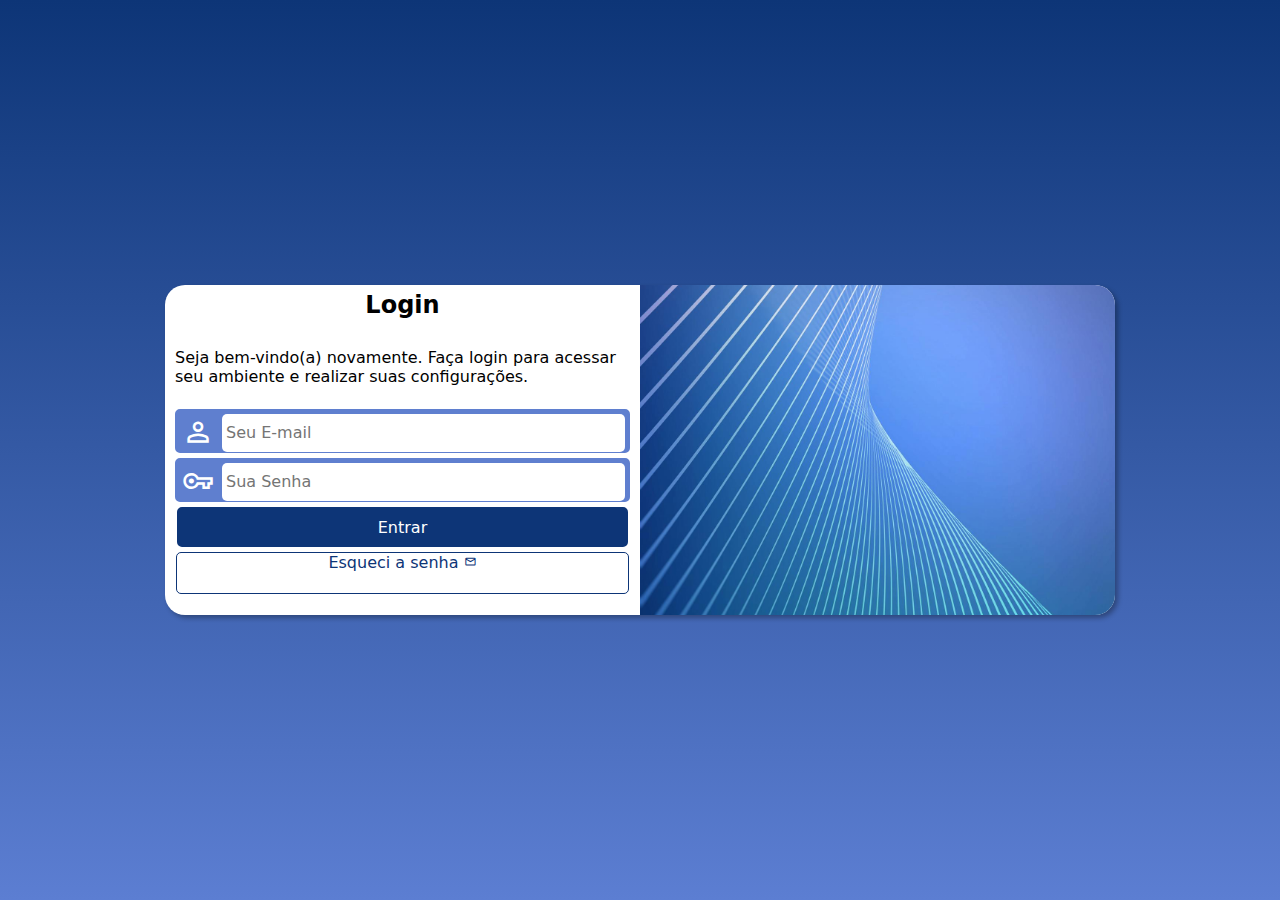
<file: projeto-login/index.html>
<!DOCTYPE html>
<html lang="pt-br">
<head>
    <meta charset="UTF-8">
    <meta name="viewport" content="width=device-width, initial-scale=1.0">
    <link rel="stylesheet" href="estilos/mobile.css">
    <link rel="stylesheet" href="estilos/media-query.css">
    <link href="https://fonts.googleapis.com/css2?family=Material+Symbols+Outlined" rel="stylesheet" />
    <title>Login</title>

</head>
<body>
    <main>
        <section id="container">
                <article id="conteudo">   
                
                <div id="imagem"></div>
                
                <div id="login">
                    <h1>Login</h1>
                    
                    <p>Seja bem-vindo(a) novamente. Faça login para acessar seu ambiente e realizar suas configurações.</p>
                    
                    <form action="login.php" method="post">
                        
                        <div class="campo">
                            <span class="material-symbols-outlined">person</span>
                            
                            <input type="email" name="email" id="iemail" required placeholder="Seu E-mail" autocomplete="email" maxlength="35">
                            <label for="iemail">email</label>
                        </div>
                        
                        <div class="campo">
                            <span class="material-symbols-outlined">vpn_key</span>
                            <input type="password" name="senha" id="isenha" required min="8" placeholder="Sua Senha" autocomplete="current-password" >
                            
                            <label for="isenha">senha</label>
                        </div>
                    
                        <input type="submit" value="Entrar" id="entrar">
                    
                        <a href="esqueci.html" class="botao">
                            Esqueci a senha <span class="material-symbols-outlined">mail</span>

                        </a>
                    </form>
                </div>
                </article>
        </section>
    </main>
</body>
</html>
</file>
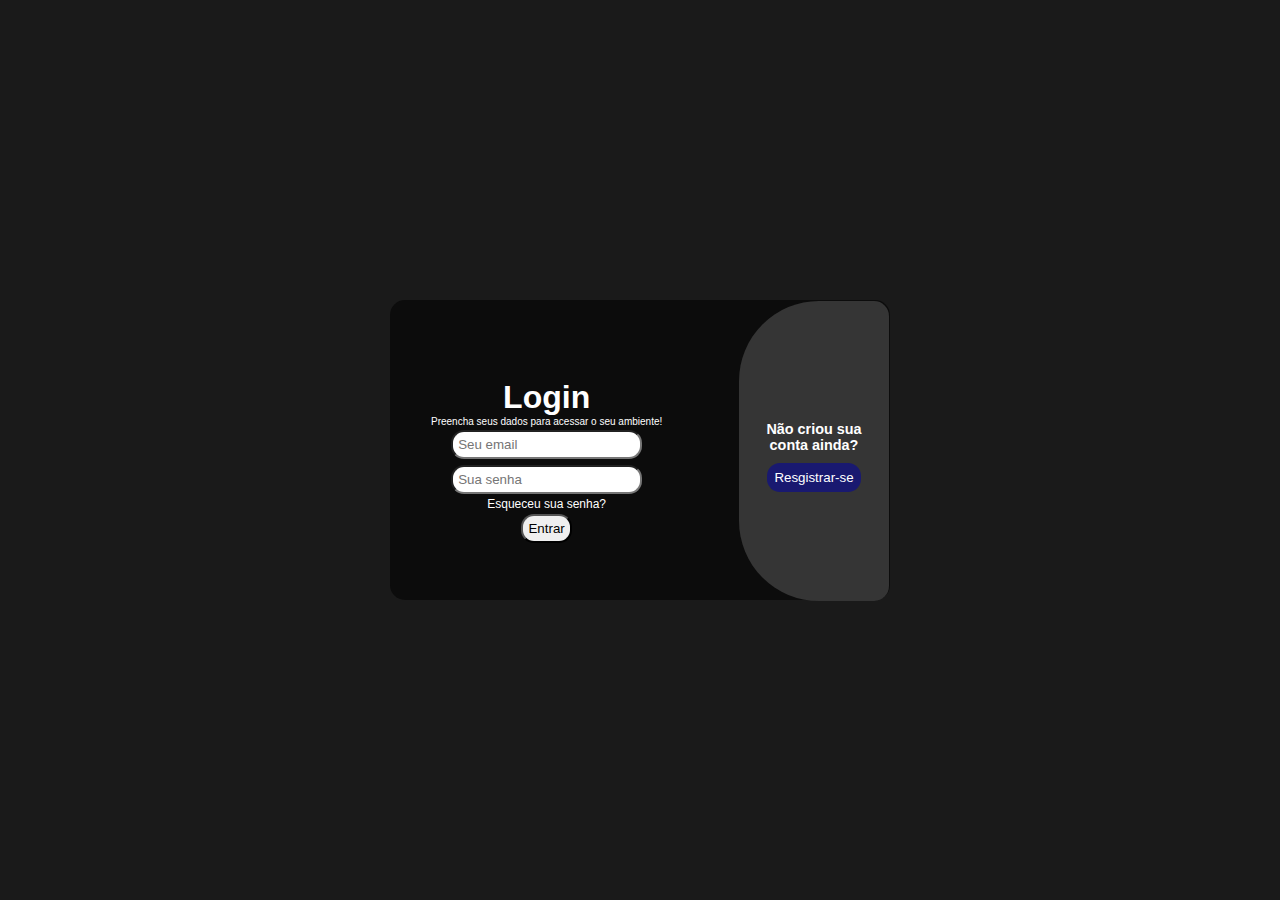
<file: projeto-login2/index.html>
<!DOCTYPE html>
<html lang="pt-br">
<head>
    <meta charset="UTF-8">
    <meta name="viewport" content="width=device-width, initial-scale=1.0">
    <link rel="stylesheet" href="estilo/style.css">
    <title>Tela Login</title>
</head>
<body>
    <div class="container">
        <div class="case">
            <h1>Login</h1>

            <p>Preencha seus dados para acessar o seu ambiente!</p>

            <input type="email" name="Email" id="Email" placeholder="Seu email">
            <label for="Email"></label>

            <input type="password" name="senha" id="senha" placeholder="Sua senha">
            <label for="senha"></label>
            <span><a href="#">Esqueceu sua senha?</a></span>
            <input type="button" value="Entrar" class="entrar" id="entrar">
            <label for="entrar"></label>
            
        </div>
            
        <div class="flip">
            <h2>Não criou sua conta ainda?</h2>
            <input type="button" value="Resgistrar-se" name="regis" id="regis" onclick="flipar()">
            <label for="regis"></label>

            <div class="retlogin"></div>
        </div>

    </div>
    <script src="script/script.js"></script>
</body>
</html>
</file>
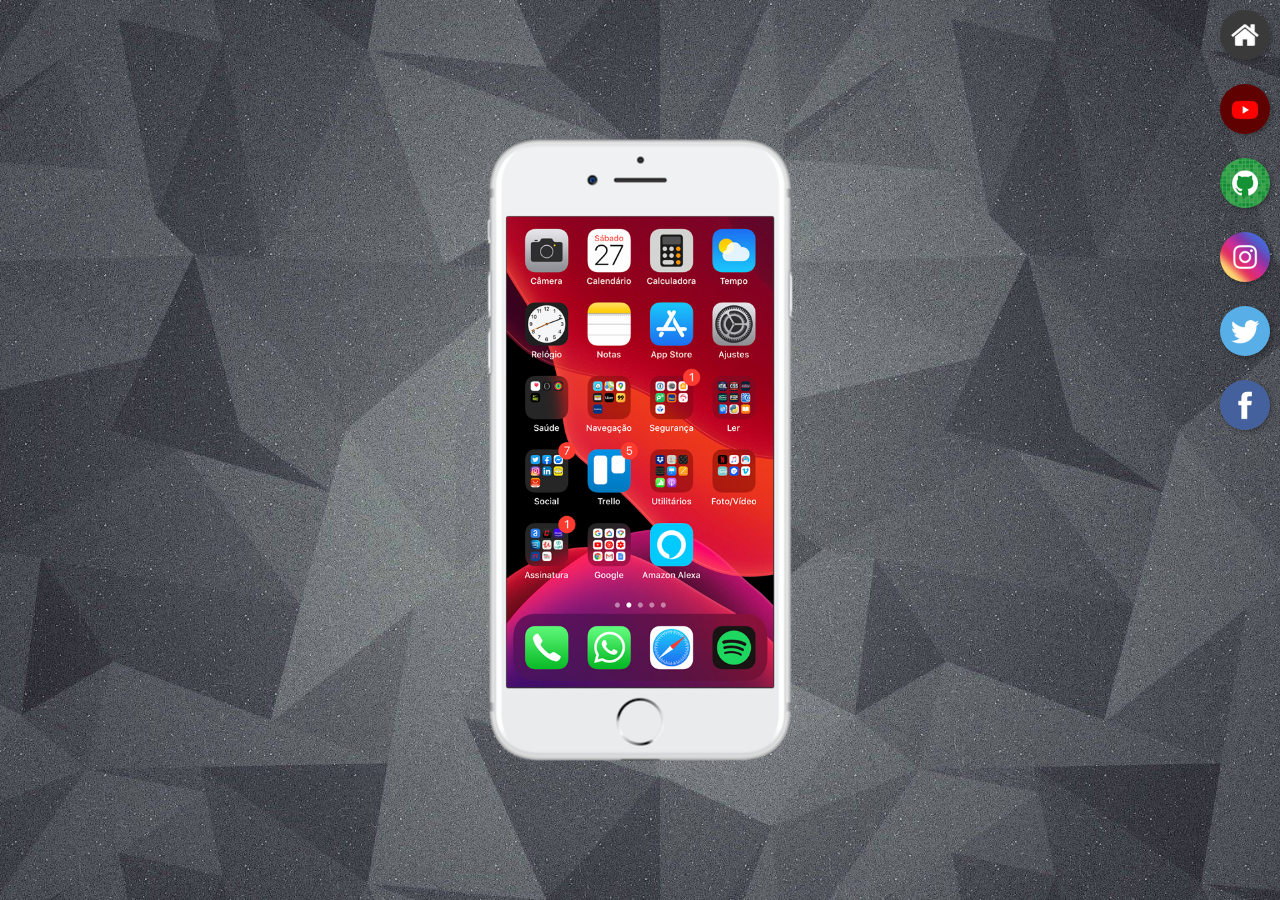
<file: projeto-social/index.html>
<!DOCTYPE html>
<html lang="pt-br">
<head>
    <meta charset="UTF-8">
    <meta name="viewport" content="width=device-width, initial-scale=1.0">
    <link rel="shortcut icon" href="favicon.ico" type="image/x-icon">
    <link rel="stylesheet" href="estilo/style.css">
    <title>Projeto Redes Sociais</title>
</head>
<body>
    <main>
        <section id="telefone">
            <iframe src="home.html"  id="frametela" frameborder="0" name="tela"></iframe></section>
        
        <section id="redes">
            
            <a href="home.html" target="tela"><img src="imagens/logo-home.jpg" alt="home"></a> <br>
        
            <a href="sub-pages/youtube.html" target="tela"><img src="imagens/logo-youtube.jpg" alt="youtube"></a> <br>

            <a href="sub-pages/github.html" target="tela"><img src="imagens/logo-github.jpg" alt="gihub"></a> <br>

            <a href="sub-pages/instagram.html" target="tela"><img src="imagens/logo-instagram.jpg" alt="instagram"></a> <br>

            <a href="sub-pages/twitter.html" target="tela"><img src="imagens/logo-twitter.jpg" alt="twitter"></a> <br>

            <a href="sub-pages/facebook.html" target="tela"><img src="imagens/logo-facebook.jpg" alt="facebook"></a> <br>
    
    </section>
    </main>
</body>
</html>
</file>
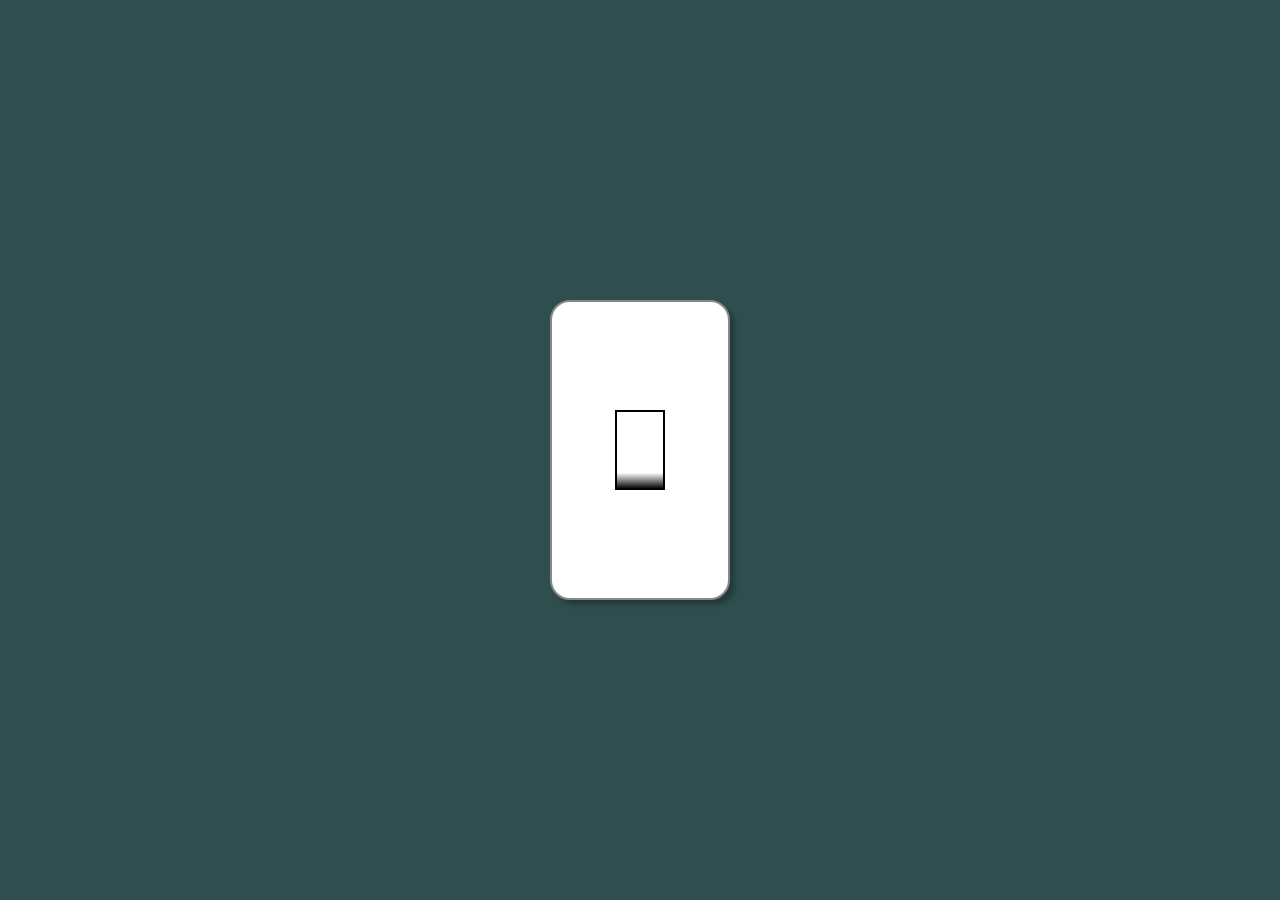
<file: teste js/index.html>
<!DOCTYPE html>
<html lang="pt-br">
<head>
    <meta charset="UTF-8">
    <meta name="viewport" content="width=device-width, initial-scale=1.0">
    <link rel="stylesheet" href="css/style.css">
    <title>Testes em JS</title>
</head>
<body>
    <main id="fundo">
        <div id="tomada">
            <div id="botao" onclick="changeColor()">

            </div>
        </div>
    </main>
    
    <script>
        function changeColor(newColor){
       const corAtual = document.getElementById('fundo').style.backgroundColor;
      
        if (corAtual == 'darkslategrey') {
        document.getElementById('fundo').style.backgroundColor = '#FDFD96';}
       
        else {
            document.getElementById('fundo').style.backgroundColor = 'darkslategrey'
        }

       }

    </script>
</body>
</html>
</file>
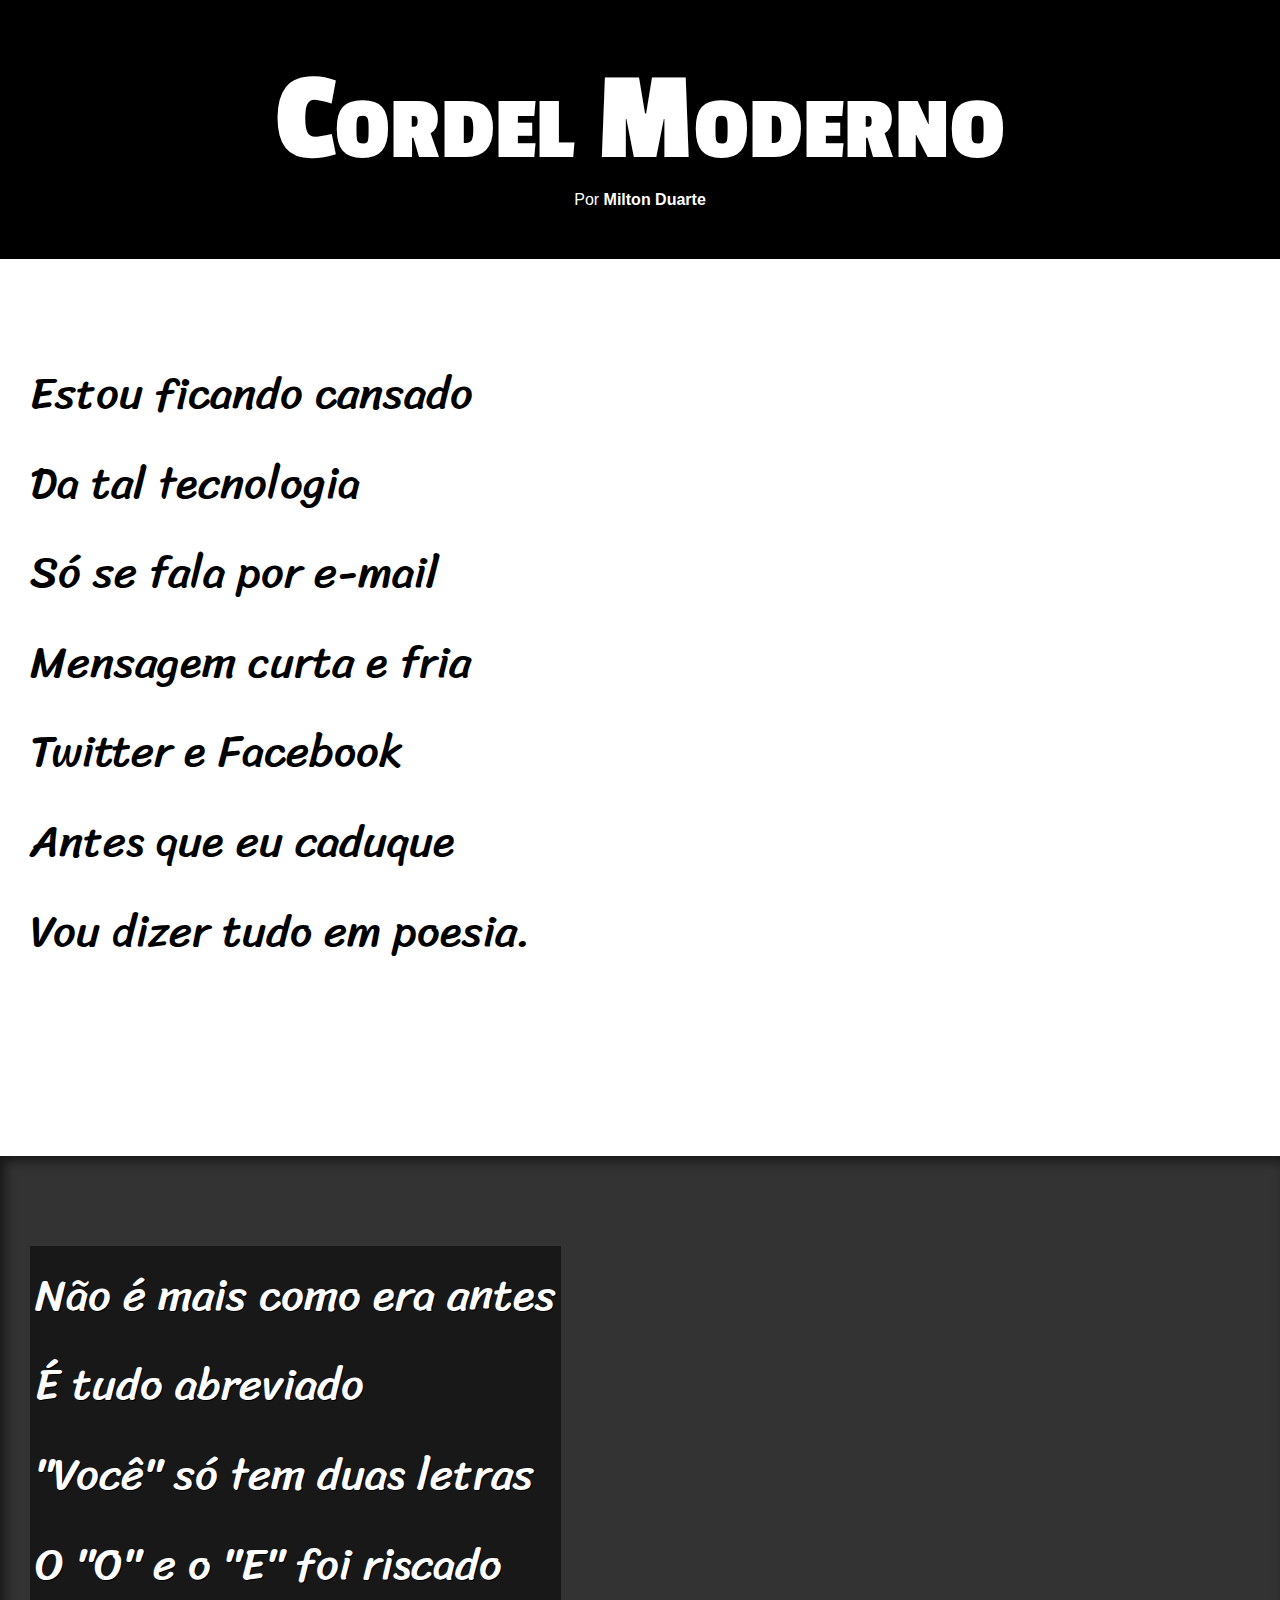
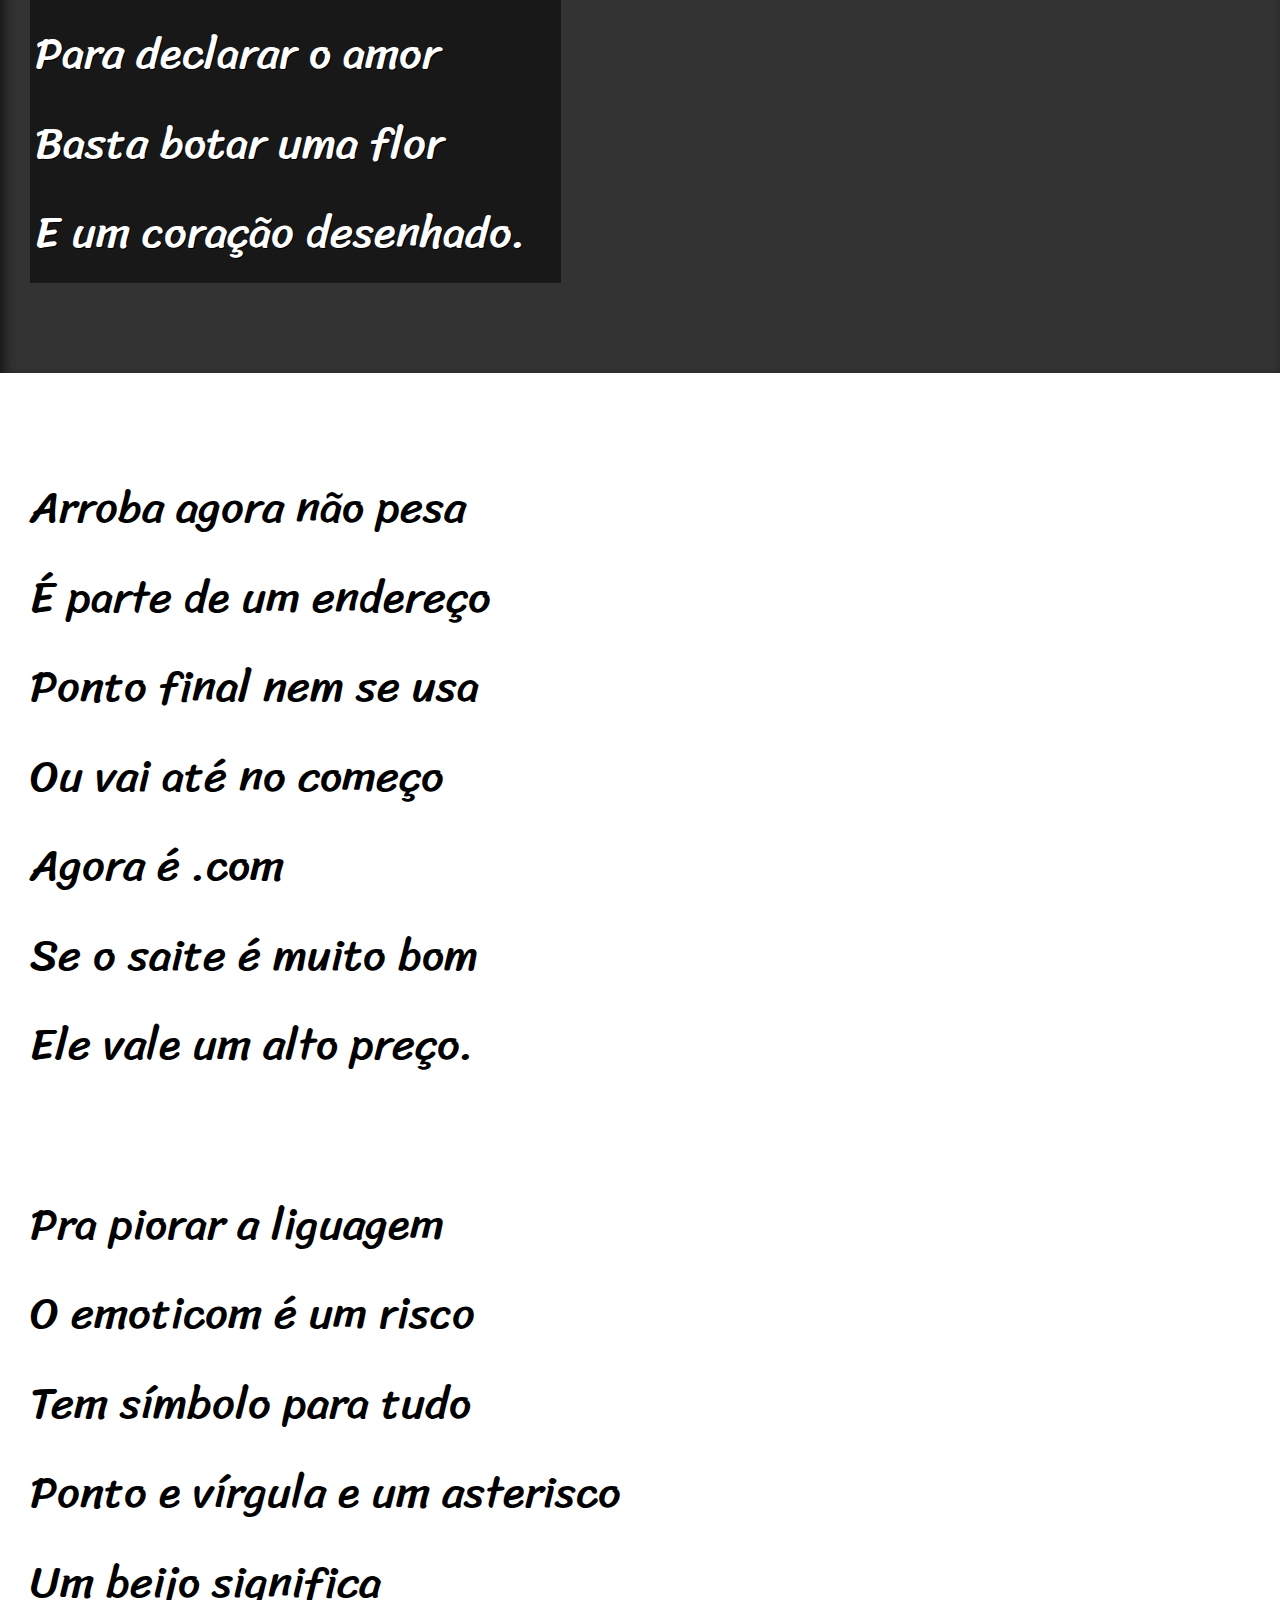
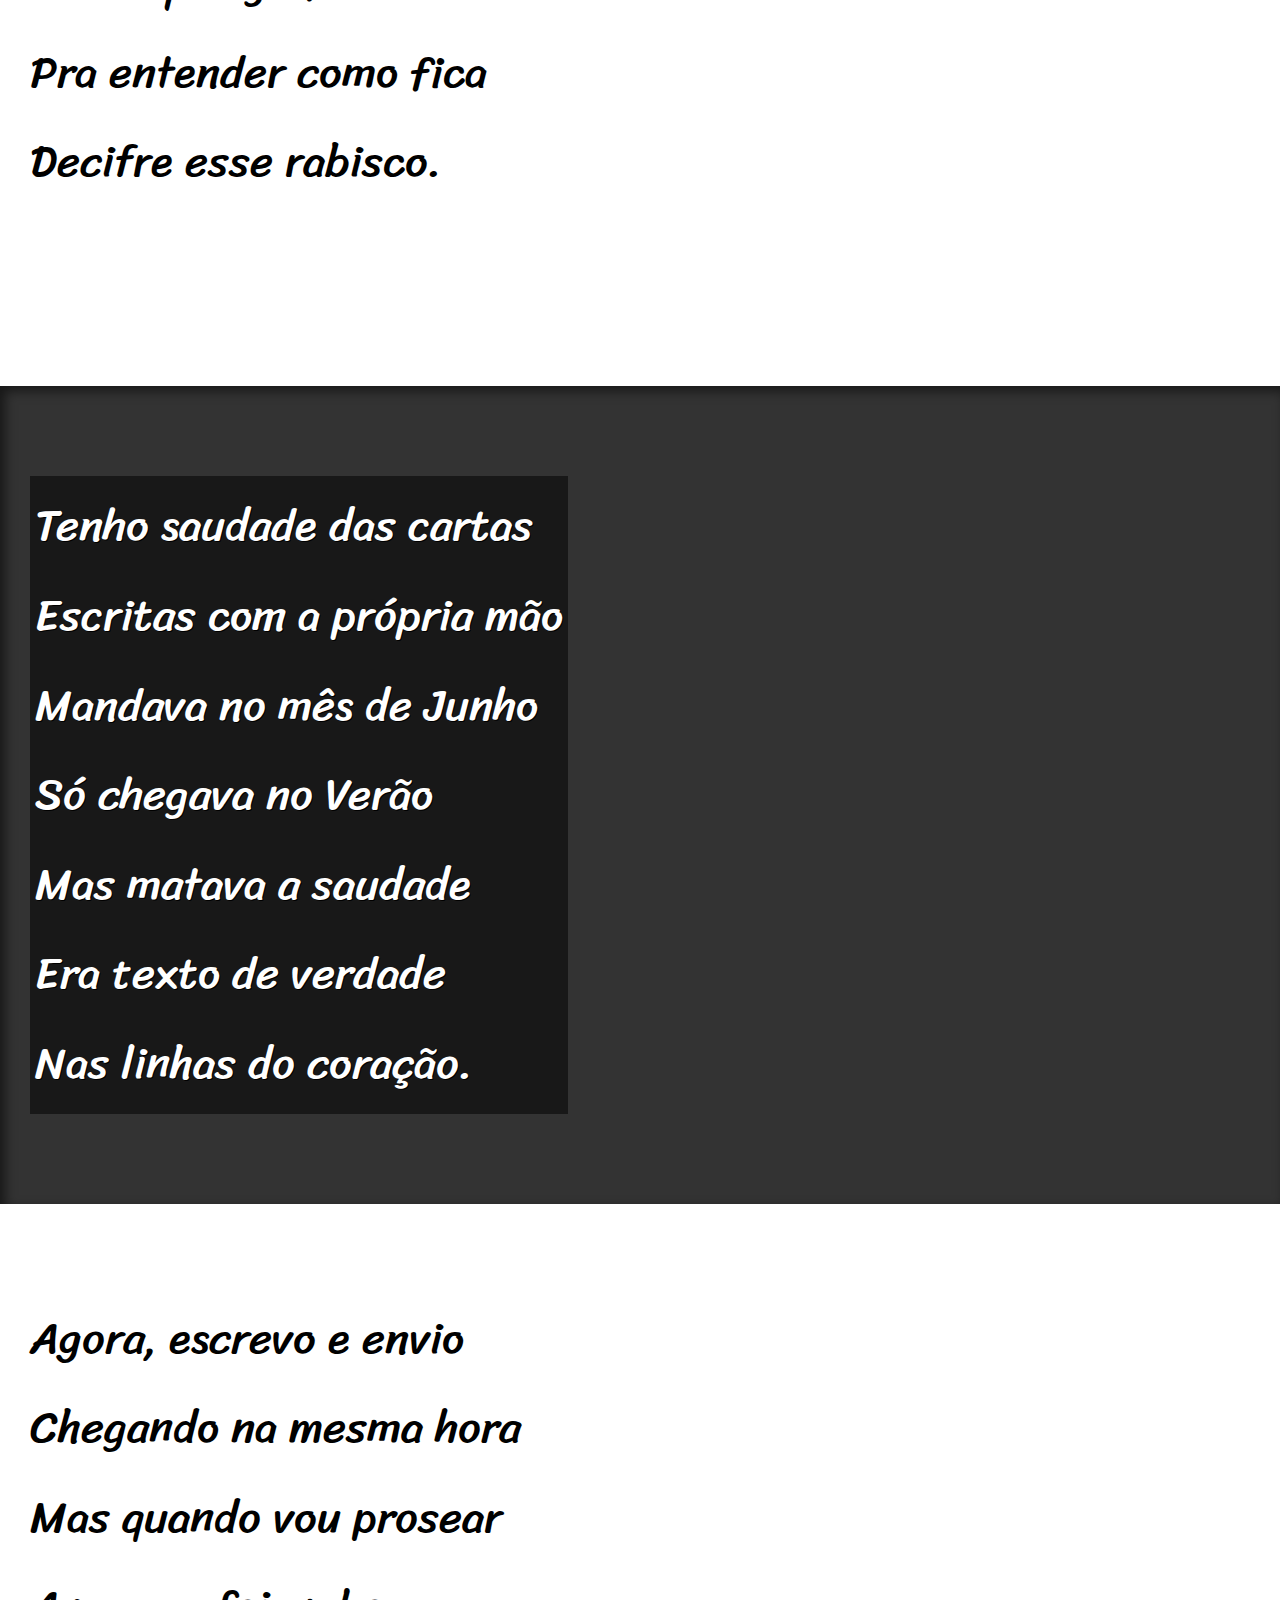
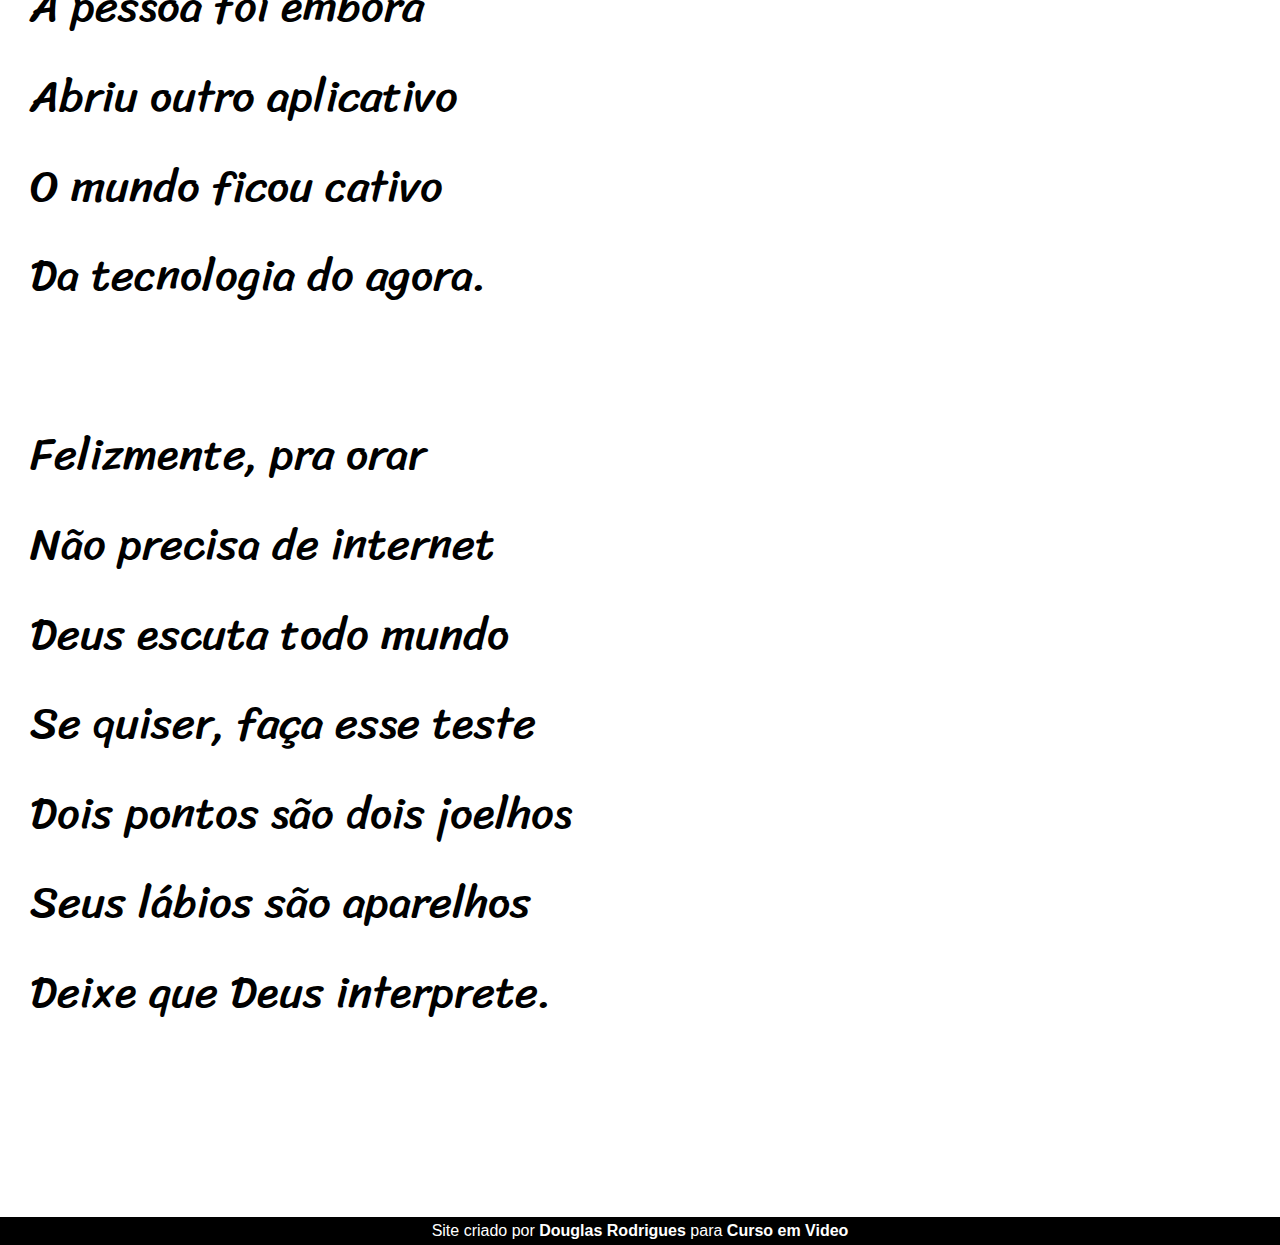
<file: projeto-cordel/cordel.html>
<!DOCTYPE html>
<html lang="pt-br">
<head>
    <meta charset="UTF-8">
    <meta name="viewport" content="width=device-width, initial-scale=1.0">
    <link rel="stylesheet" href="estilo/style.css">
    <title>Cordel Morderno</title>
</head>
<body>
    <header>
        <h1>
            Cordel Moderno
        </h1>
        
        <p>
            Por <a href="https://www.recantodasletras.com.br/poesias/3186743" target="_blank">Milton Duarte</a>
        </p>
    </header>
    
        <section class="normal">
        
                <p>
                    Estou ficando cansado <br>
                    Da tal tecnologia <br>
                    Só se fala por e-mail <br>
                    Mensagem curta e fria <br>
                    Twitter e Facebook <br>
                    Antes que eu caduque <br>
                    Vou dizer tudo em poesia.
                </p>
        
        </section>
    
        <section class="imagem" id="img01">
            
                <p>
                    Não é mais como era antes <br>
                    É tudo abreviado <br>
                    "Você" só tem duas letras <br>
                    O "O" e o "E" foi riscado <br>
                    Para declarar o amor <br>
                    Basta botar uma flor <br>
                    E um coração desenhado.
                </p>
            
        </section>
            
        <section class="normal">
            
                <p>
                    Arroba agora não pesa <br>
                    É parte de um endereço <br>
                    Ponto final nem se usa <br>
                    Ou vai até no começo <br>
                    Agora é .com <br>
                    Se o saite é muito bom <br>
                    Ele vale um alto preço.
                </p>
                
                <p>
                    Pra piorar a liguagem <br>
                    O emoticom é um risco <br>
                    Tem símbolo para tudo <br>
                    Ponto e vírgula e um   asterisco <br>
                    Um beijo significa <br>
                    Pra entender como fica <br>
                    Decifre esse rabisco.
                </p>
            
        </section>
            
        <section class="imagem" id="img02">
            
                <p>
                    Tenho saudade das cartas <br>
                    Escritas com a própria mão <br>
                    Mandava no mês de Junho <br>
                    Só chegava no Verão <br>
                    Mas matava a saudade <br>
                    Era texto de verdade <br>
                    Nas linhas do coração.
                </p>
            
        </section>
            
        <section class="normal">
            
                <p>
                    Agora, escrevo e envio <br>
                    Chegando na mesma hora <br>
                    Mas quando vou prosear <br>
                    A pessoa foi embora <br>
                    Abriu outro aplicativo <br>
                    O mundo ficou cativo <br>
                    Da tecnologia do agora.
                </p>
                
                <p>
                    Felizmente, pra orar <br>
                    Não precisa de internet <br>
                    Deus escuta todo mundo <br>
                    Se quiser, faça esse teste <br>
                    Dois pontos são dois joelhos <br>
                    Seus lábios são aparelhos <br>
                    Deixe que Deus interprete.
                </p>
            
        </section>
        
   
    <footer>
        <p>Site criado por <a href="https://github.com/douglasrof" target="_blank">Douglas Rodrigues</a> para <a href="https://cursoemvideo.com" target="_blank">Curso em Video</a></p>
    </footer>
</body>
</html>
</file>
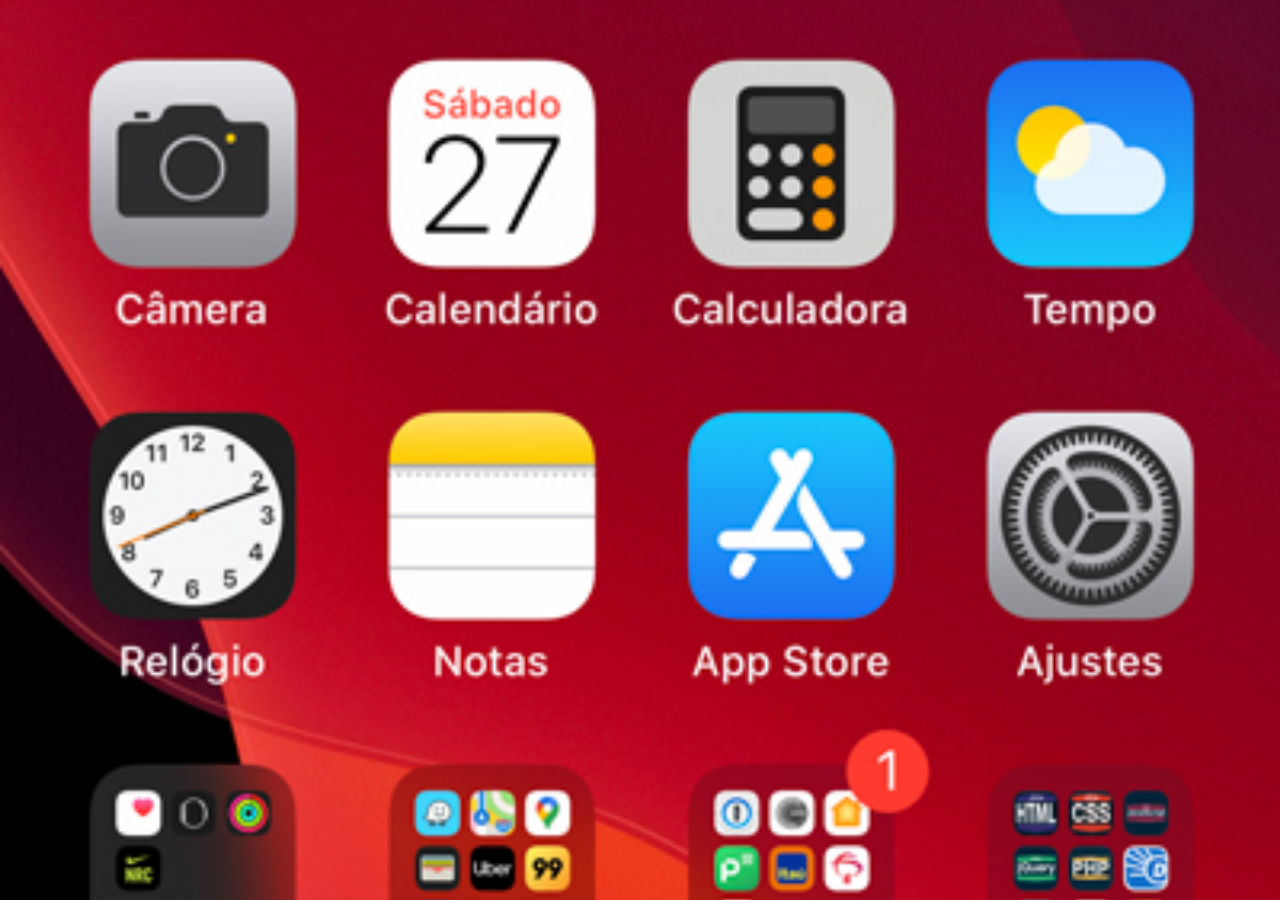
<file: projeto-social/home.html>
<!DOCTYPE html>
<html lang="pt-br">
<head>
    <meta charset="UTF-8">
    <meta name="viewport" content="width=device-width, initial-scale=1.0">
    <title>Home</title>
</head>
<style>
    *{
        margin: 0px;
        padding: 0px;
    }

    body{
        width: 100vw;
        height: 100vh;
        background: black url(imagens/tela-home.jpg) no-repeat top center;
        background-size: cover;
    }
</style>
<body>
    
</body>
</html>
</file>
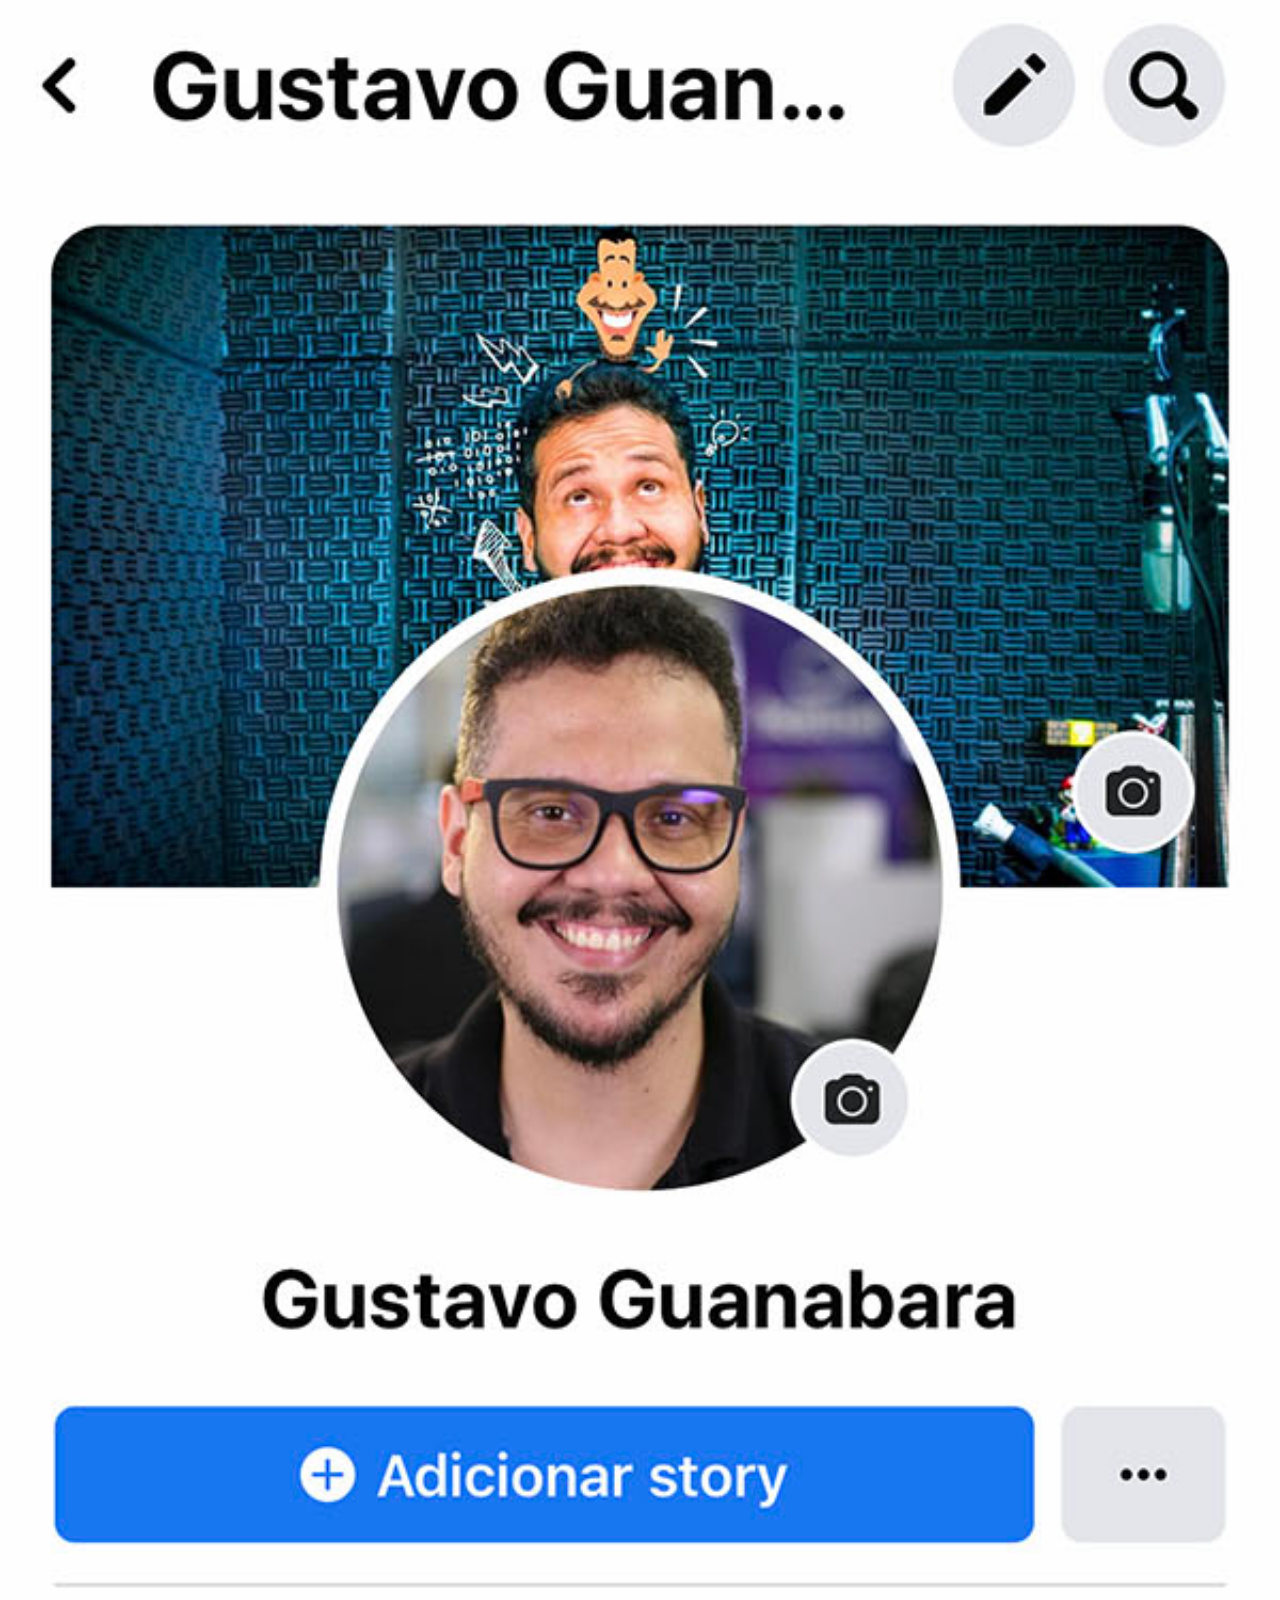
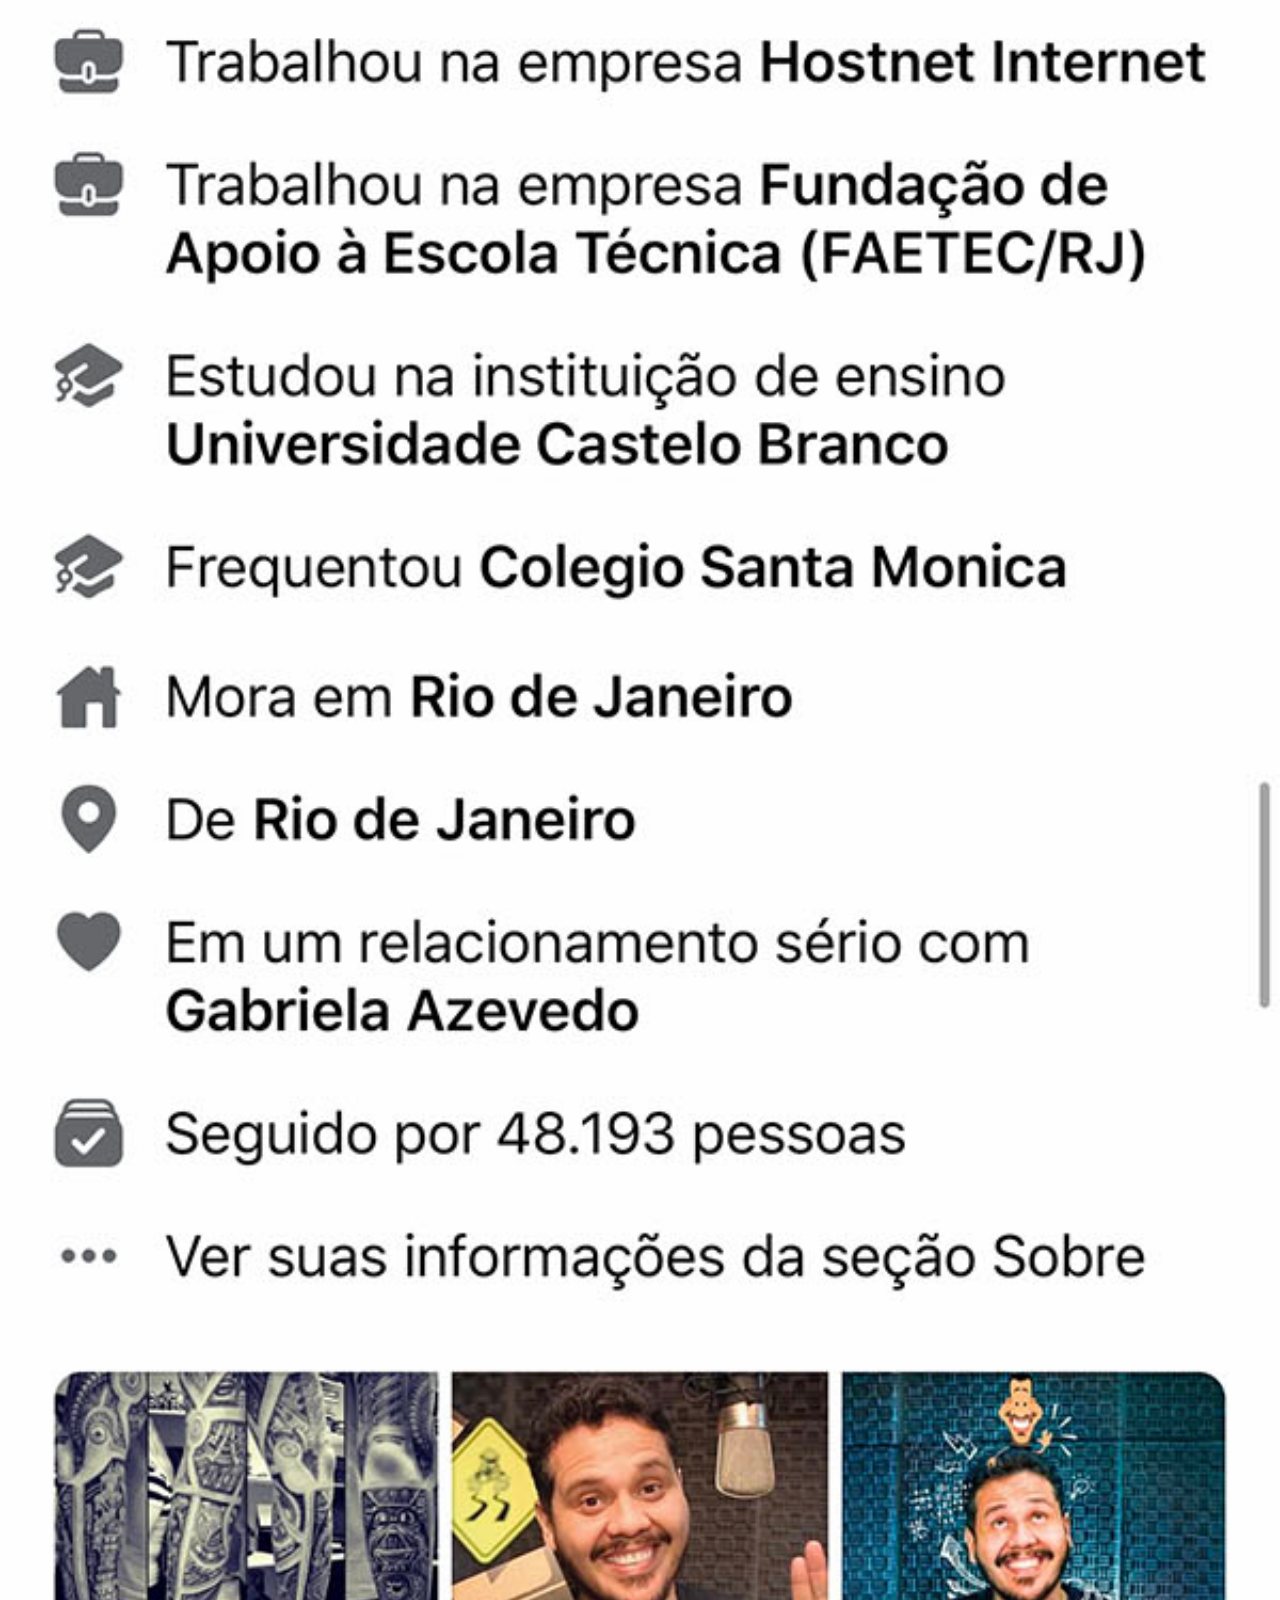
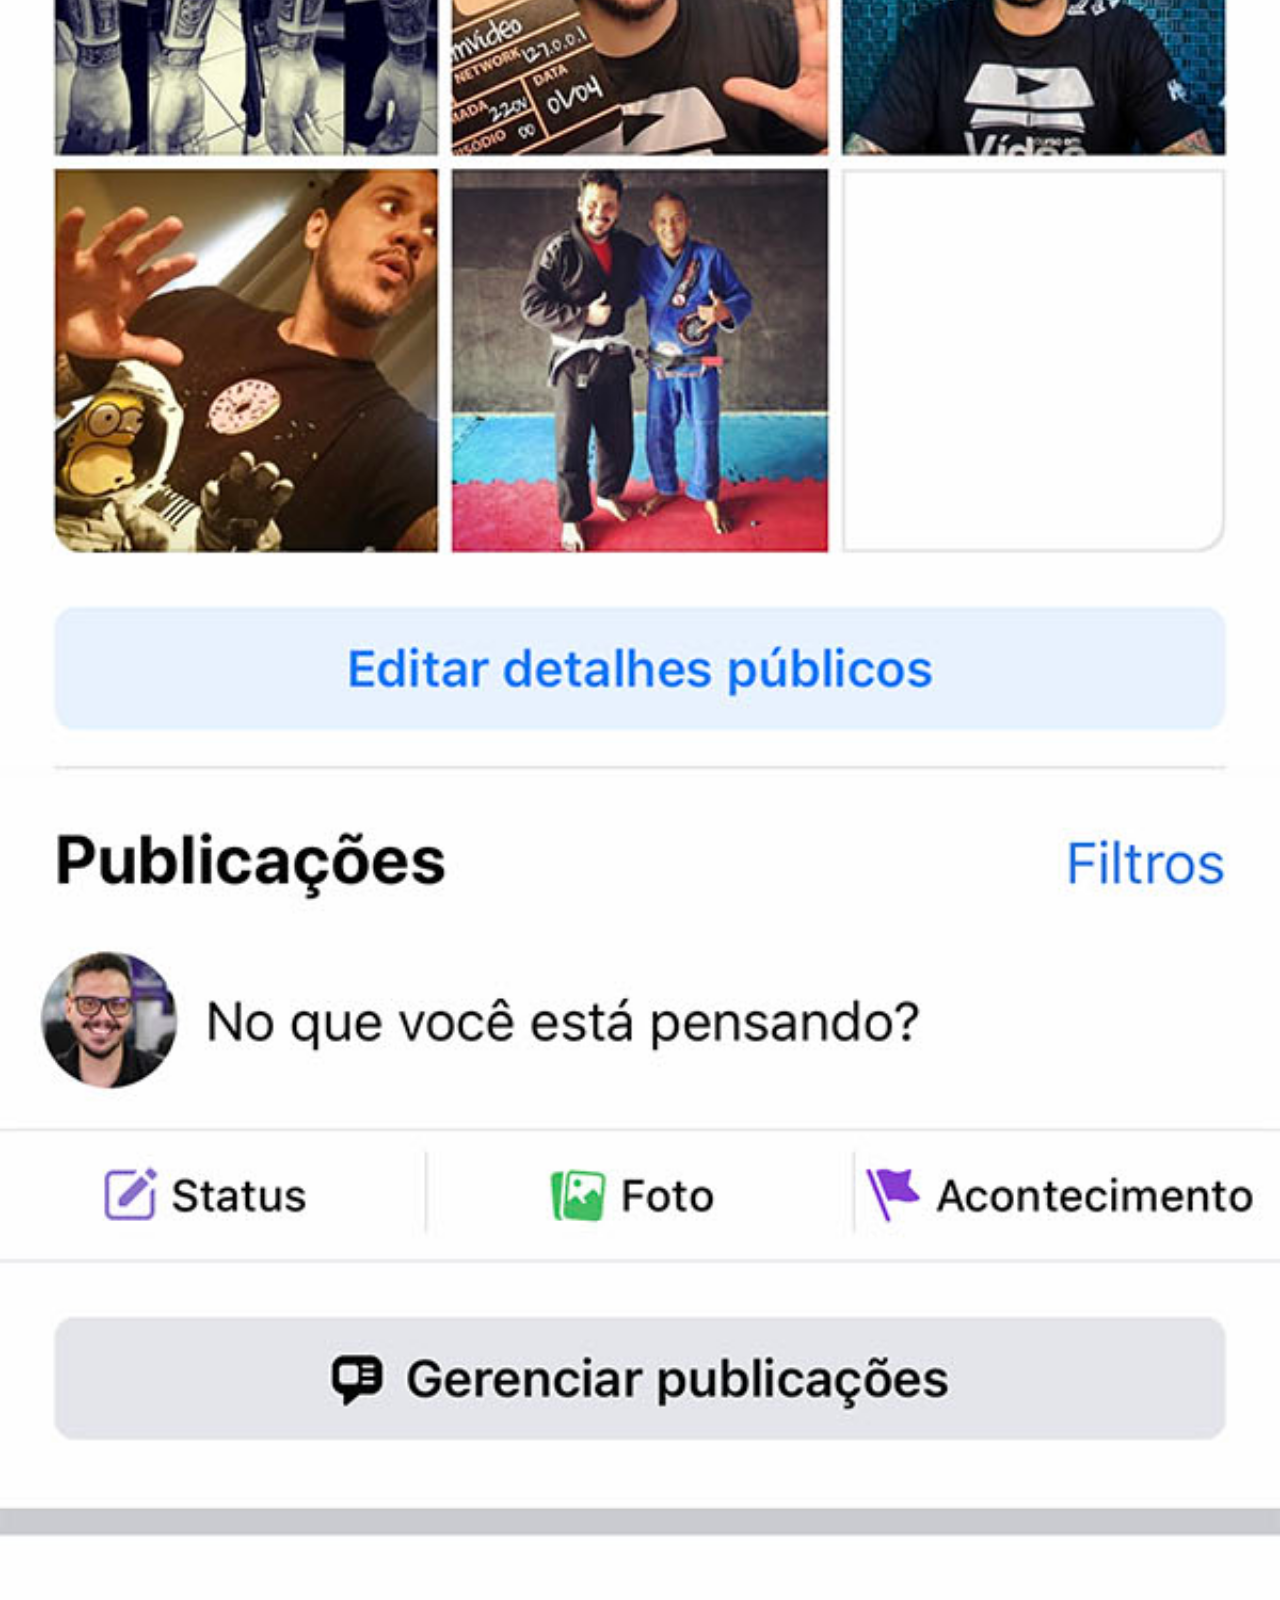
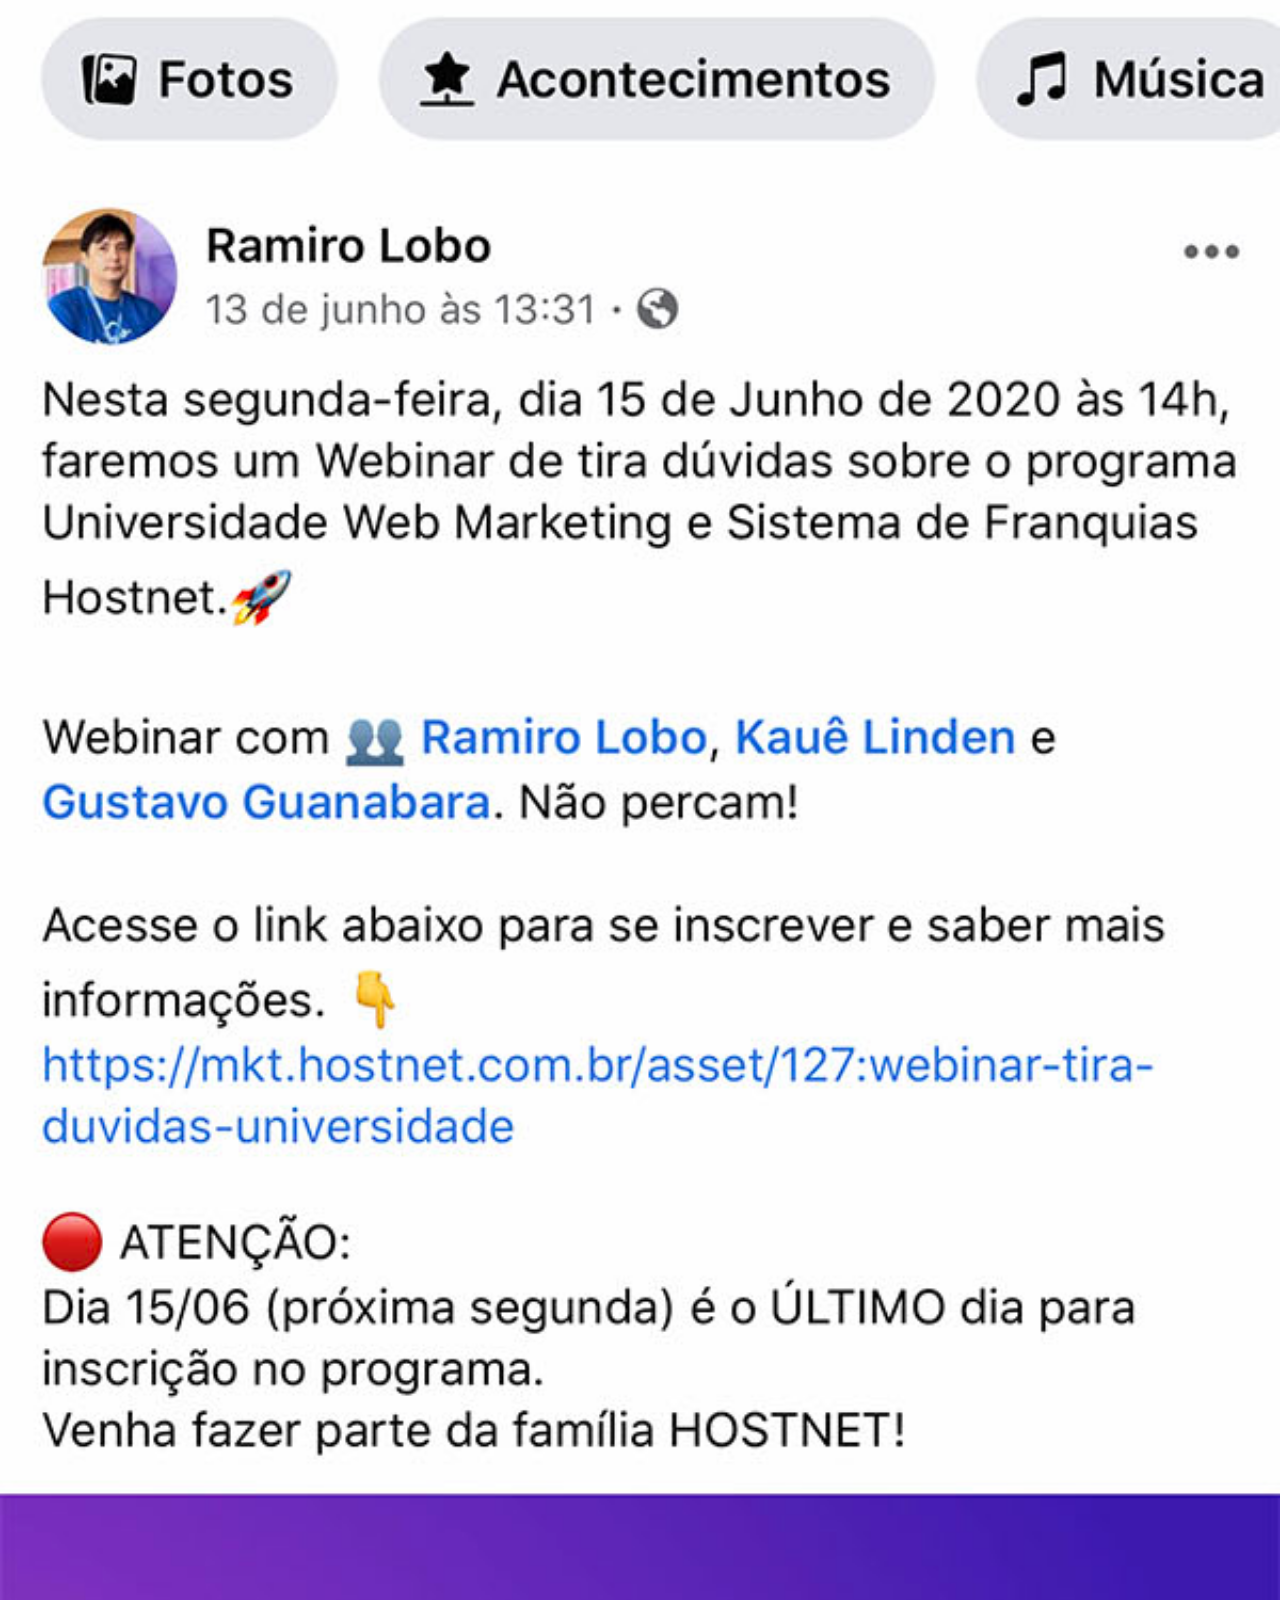
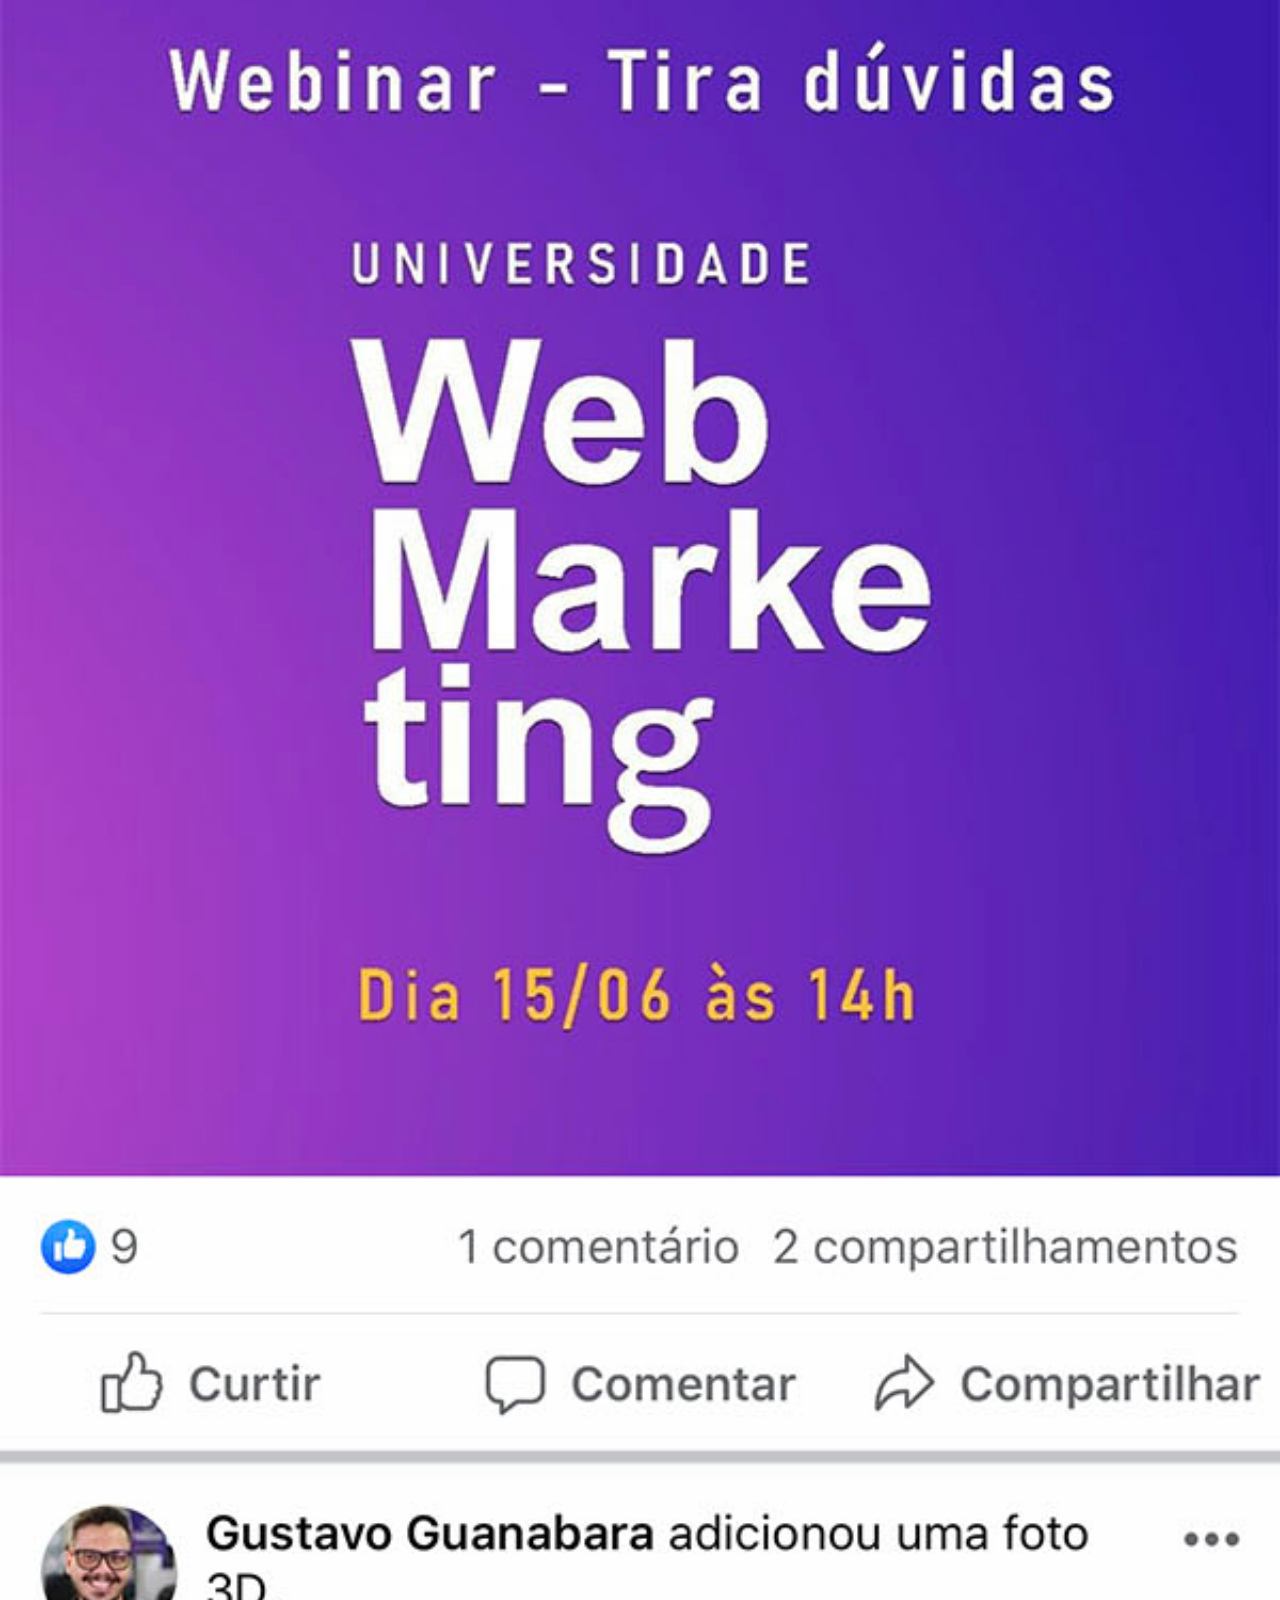
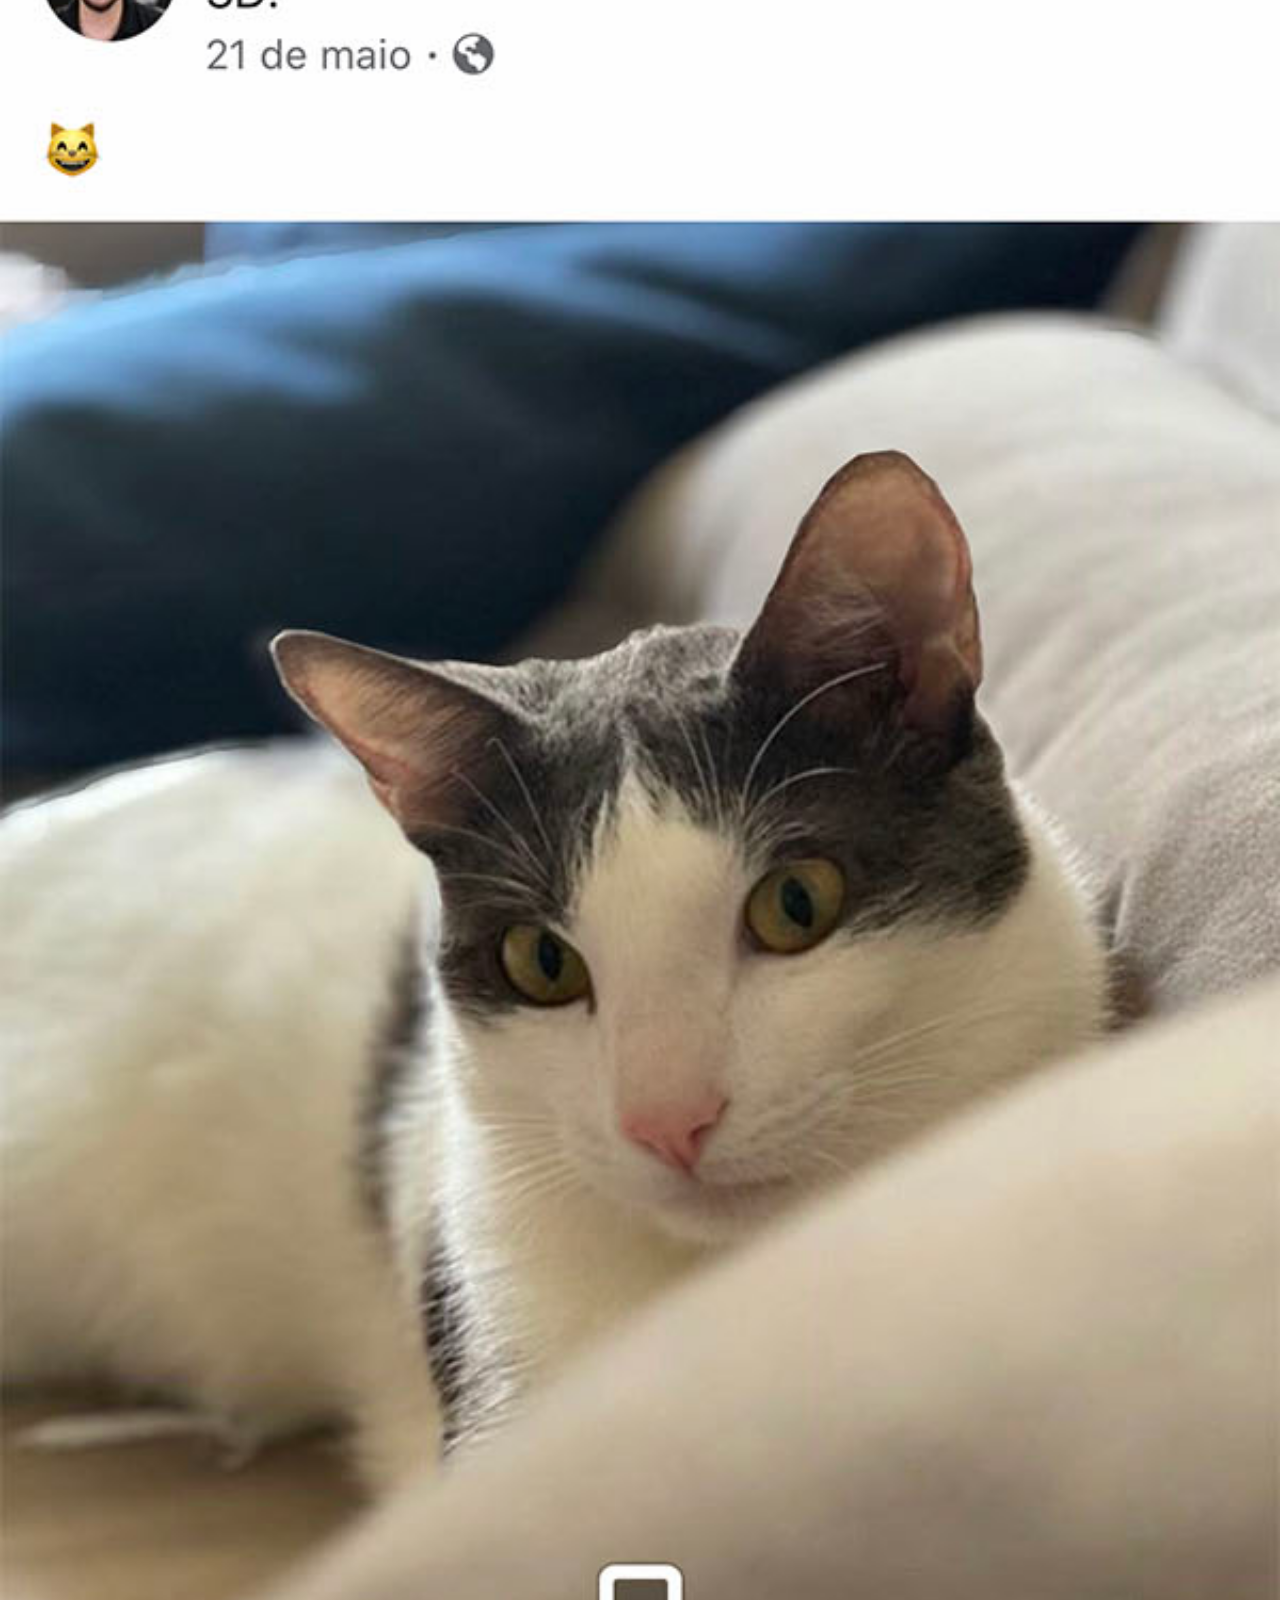
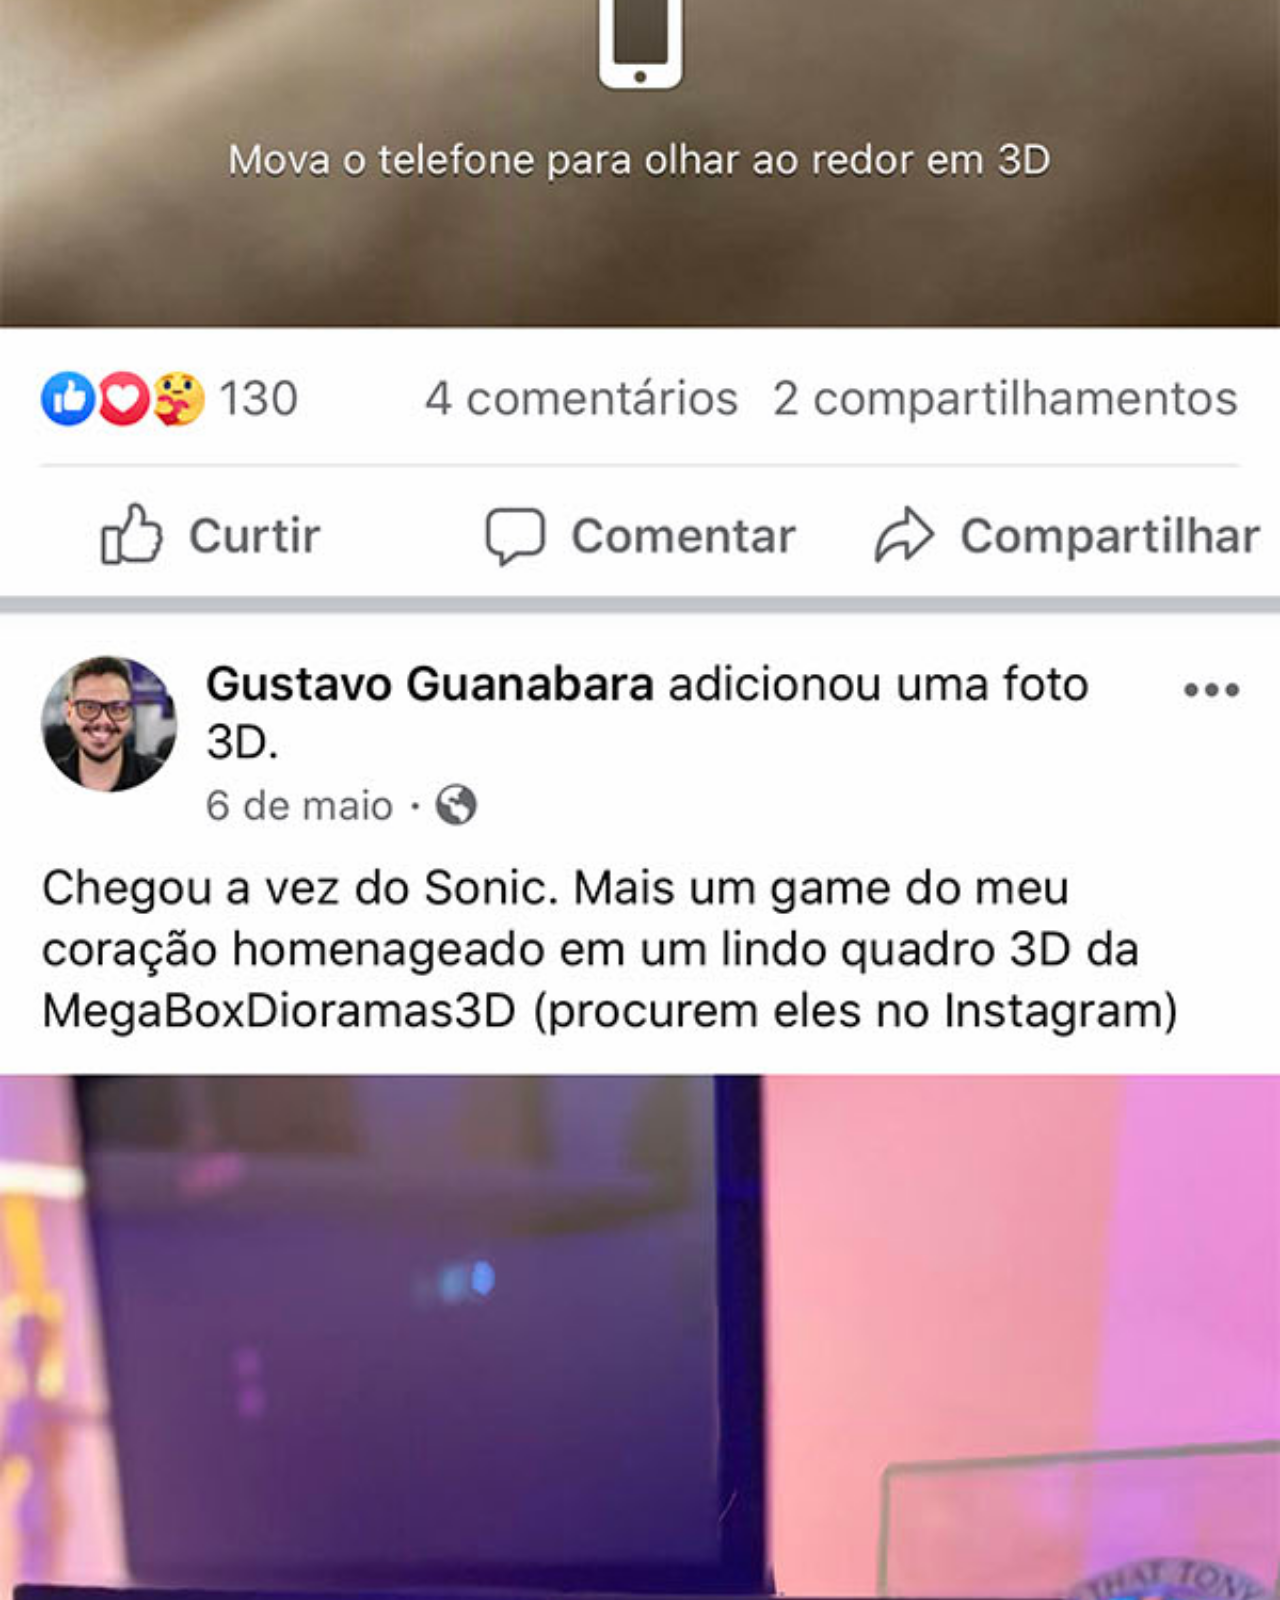
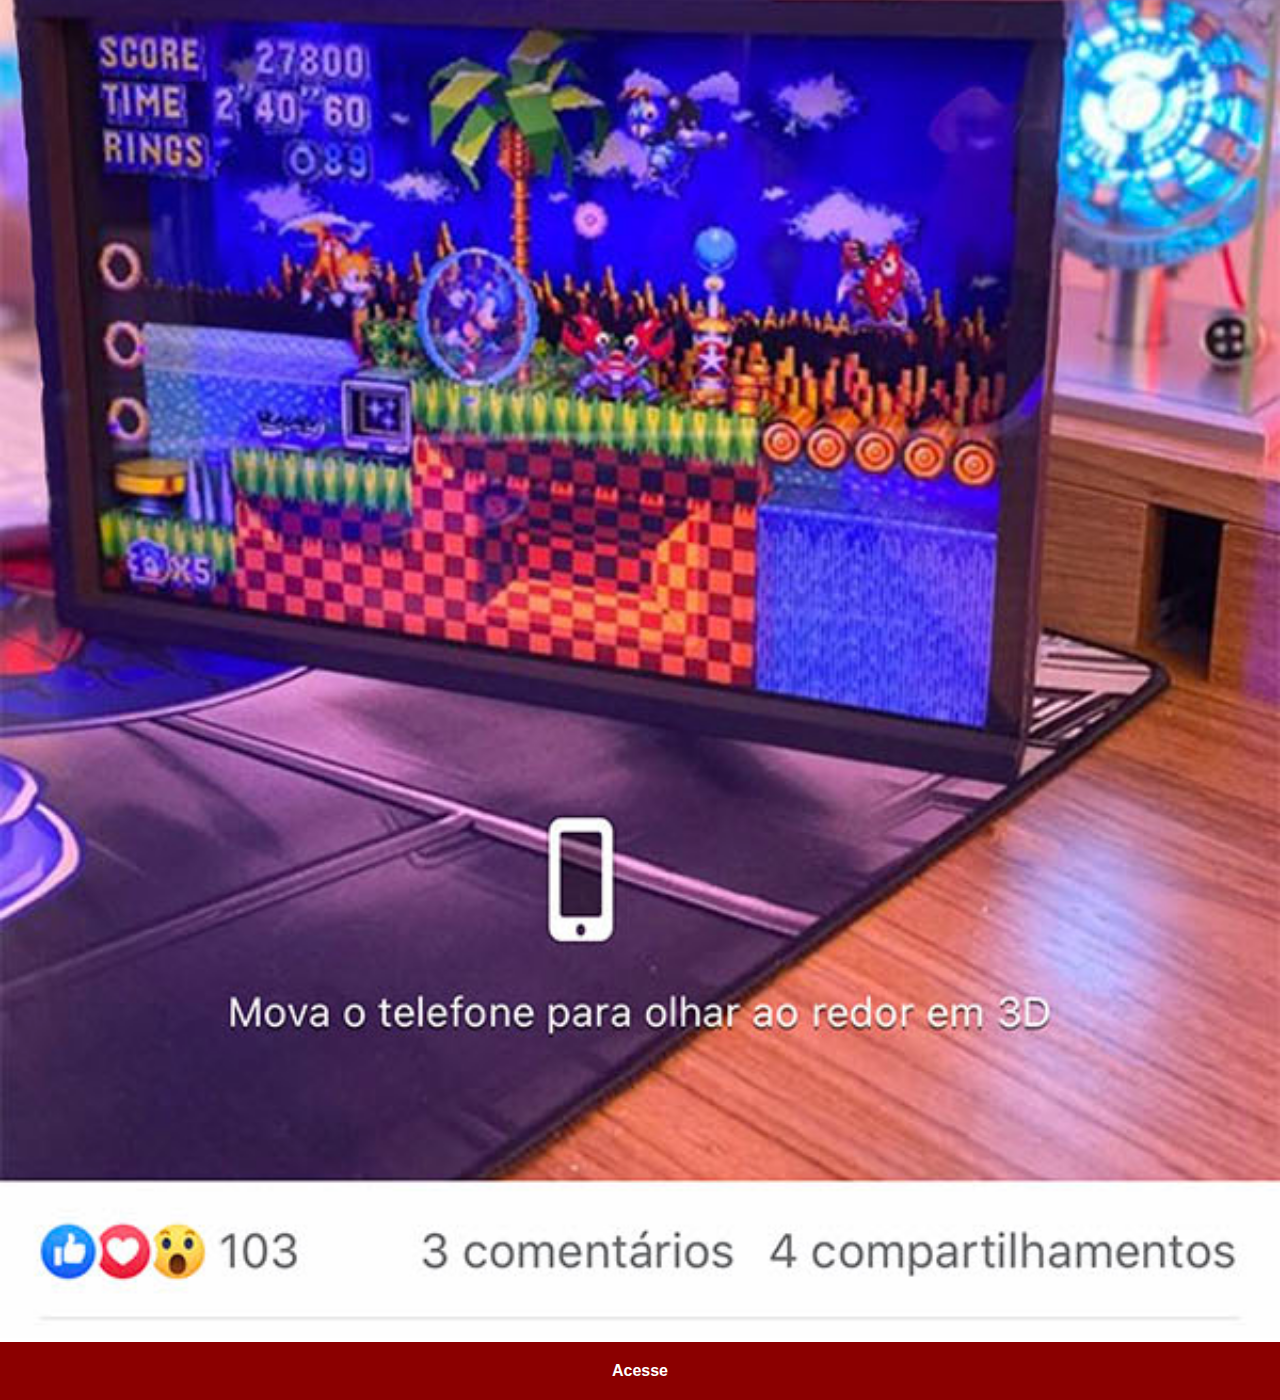
<file: projeto-social/sub-pages/facebook.html>
<!DOCTYPE html>
<html lang="pt-br">
<head>
    <meta charset="UTF-8">
    <meta name="viewport" content="width=device-width, initial-scale=1.0">
    <title>Facebook</title>
</head>
<link rel="stylesheet" href="../estilo/social.css">
<body>
    <img src="../imagens/tela-facebook.jpg" alt="YouTube">
    <a href="https://www.facebook.com" target="_blank">Acesse</a>
</body>
</html>
</file>
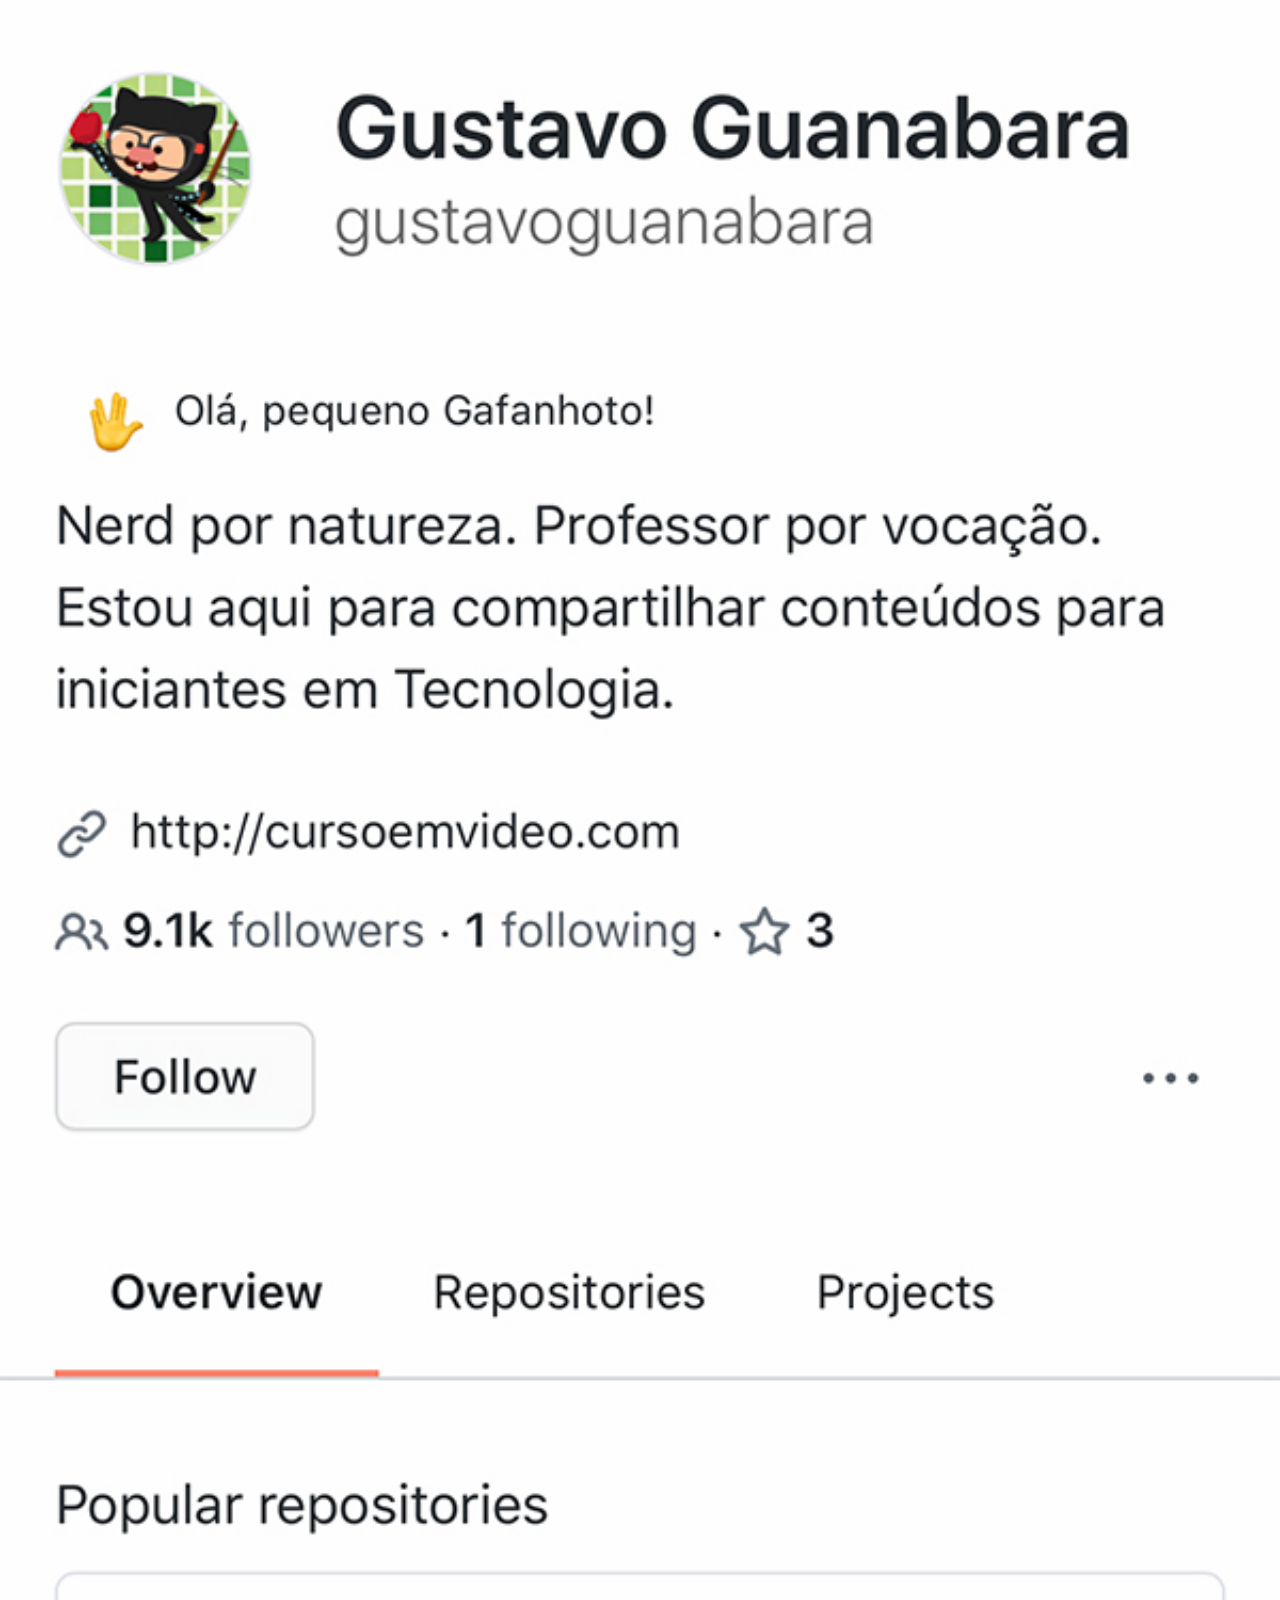
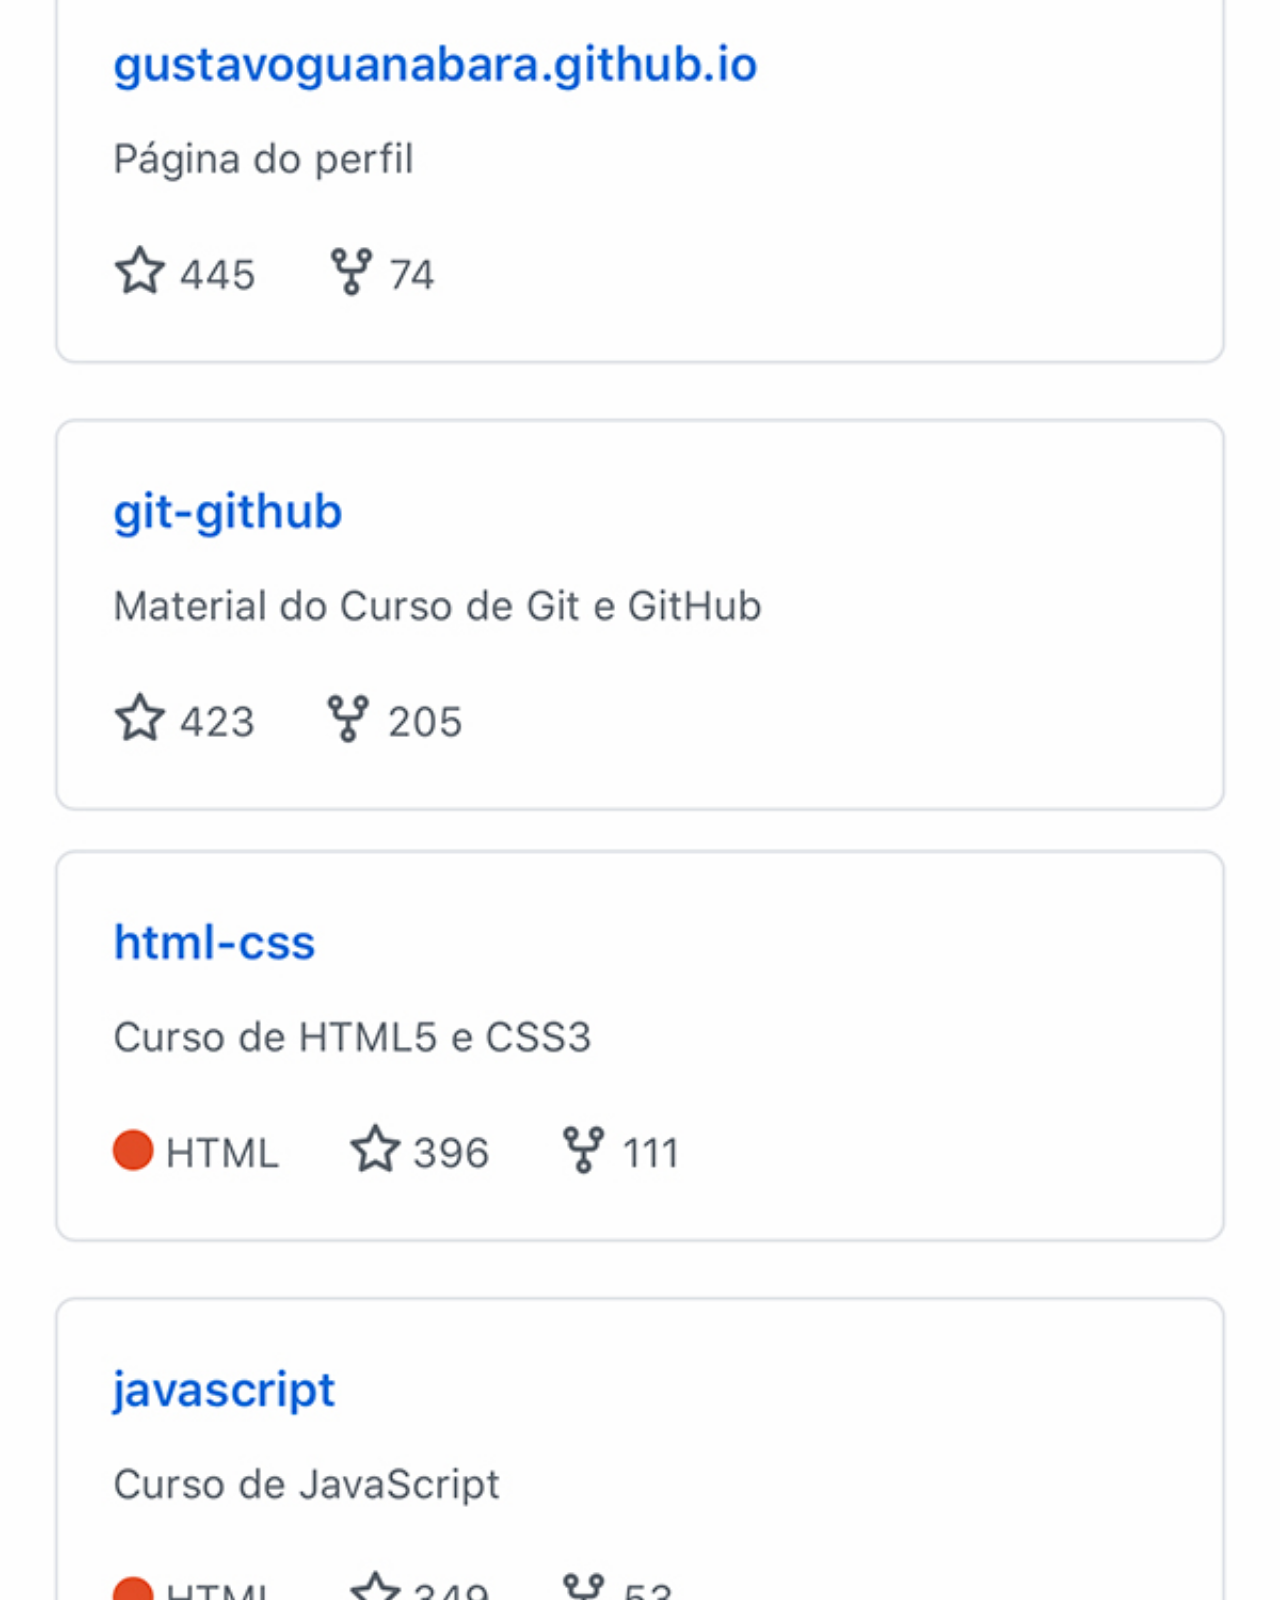
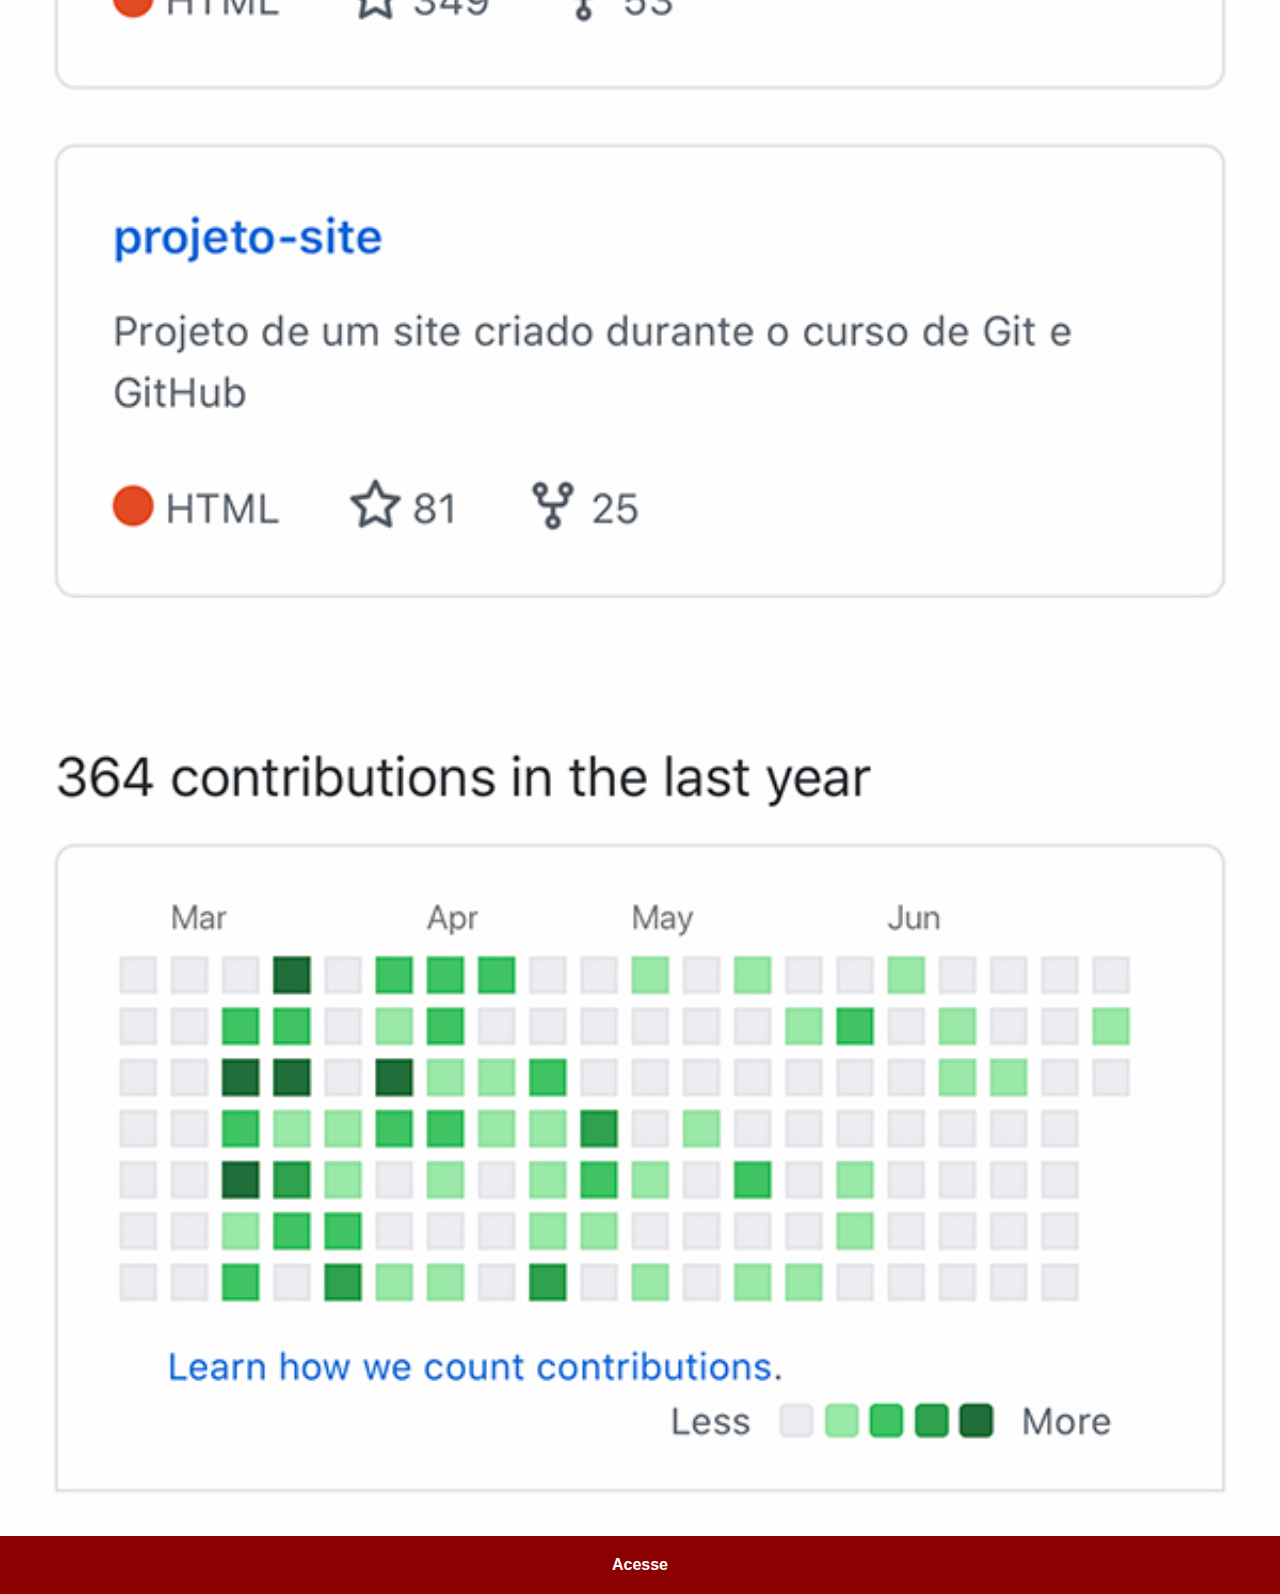
<file: projeto-social/sub-pages/github.html>
<!DOCTYPE html>
<html lang="pt-br">
<head>
    <meta charset="UTF-8">
    <meta name="viewport" content="width=device-width, initial-scale=1.0">
    <title>Github</title>
    <link rel="stylesheet" href="../estilo/social.css">
</head>
<body>
    <img src="../imagens/tela-github.jpg" alt="YouTube">
    <a href="https://www.gustavoguanabara.github.io" target="_blank">Acesse</a>
</body>
</html>
</file>
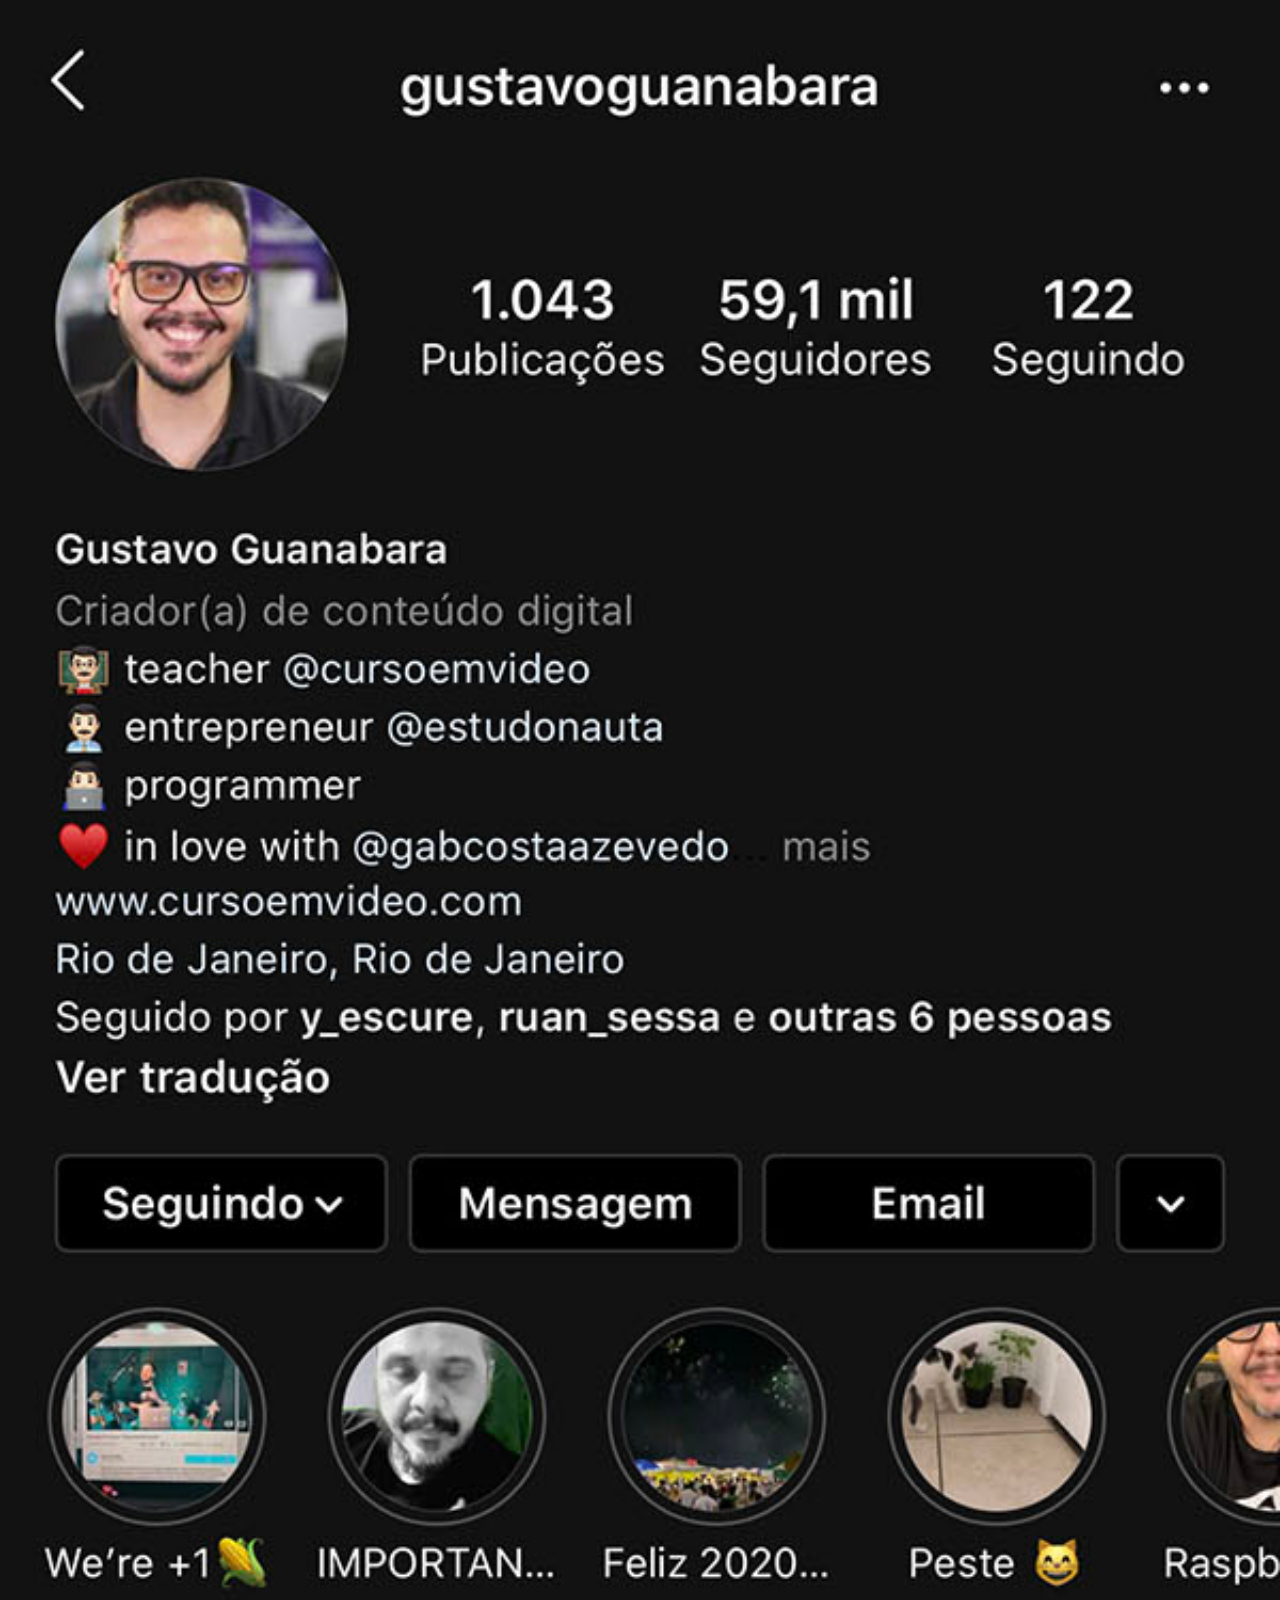
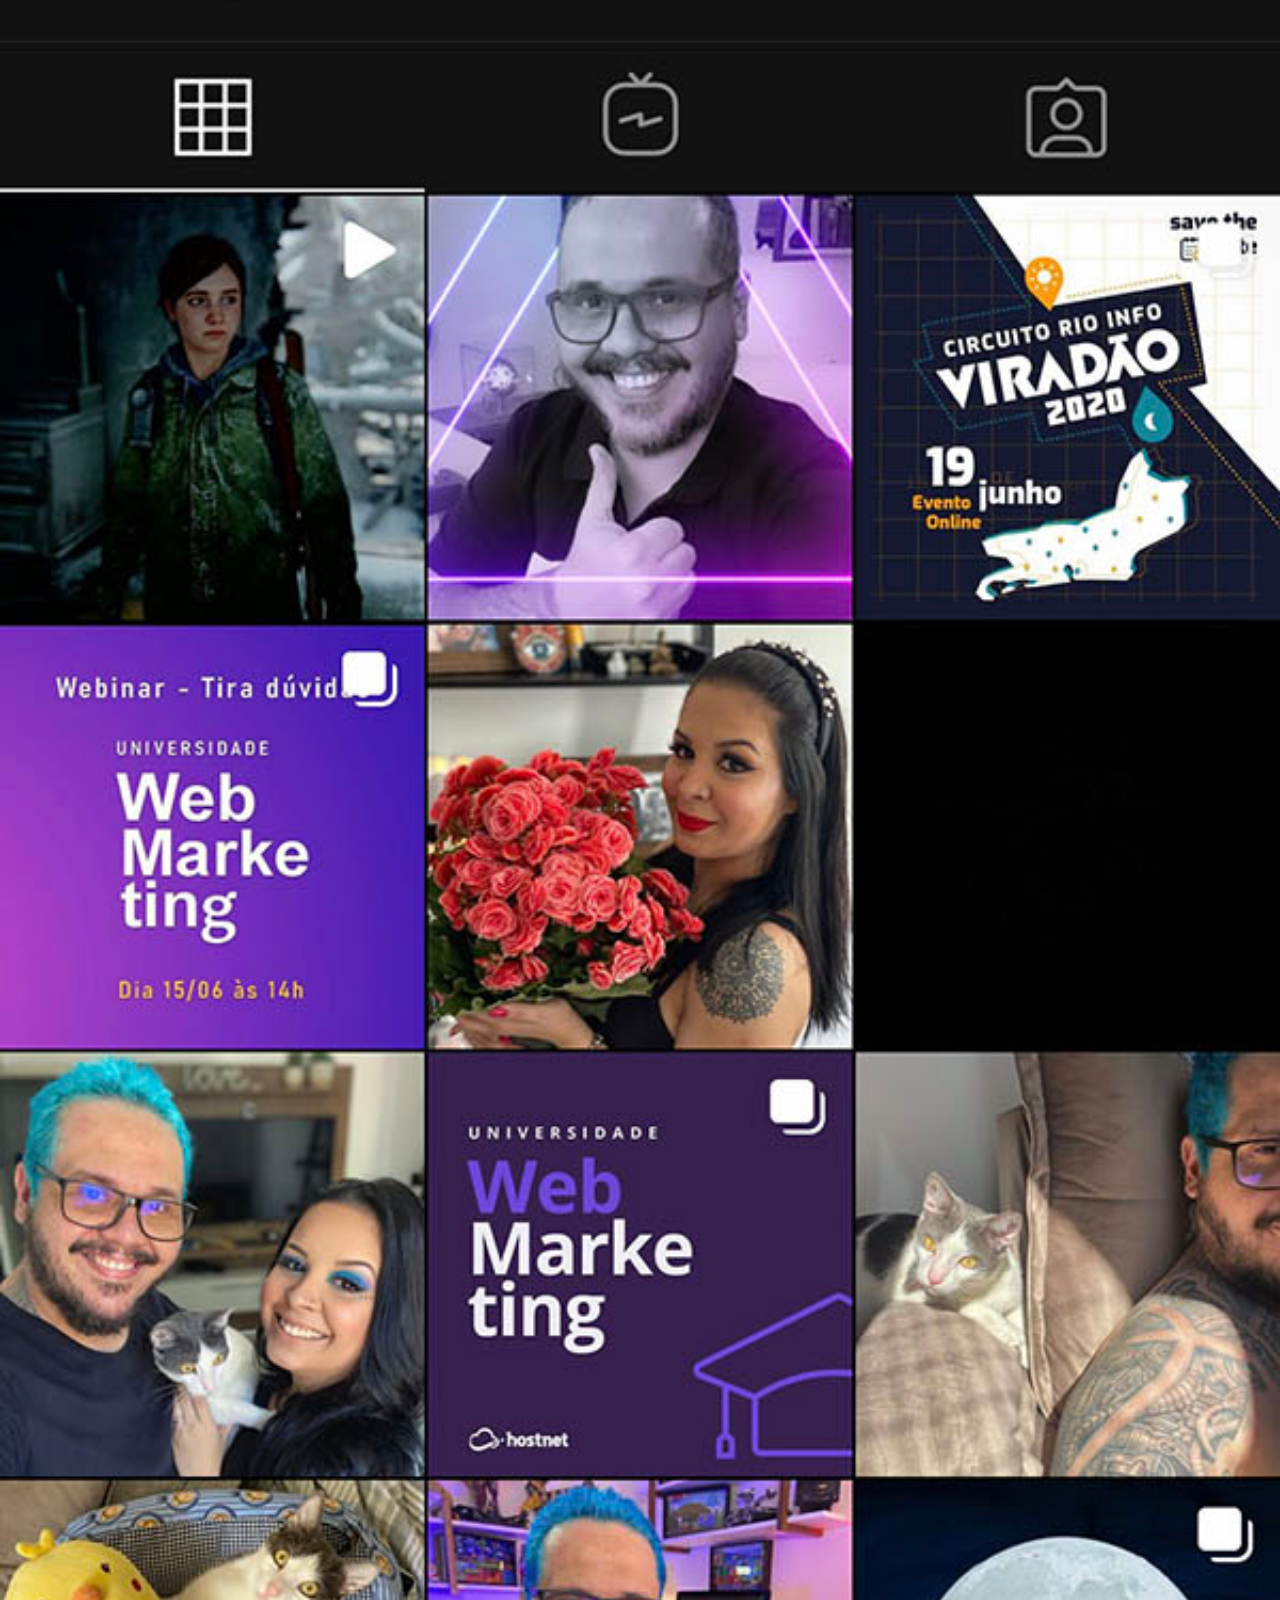
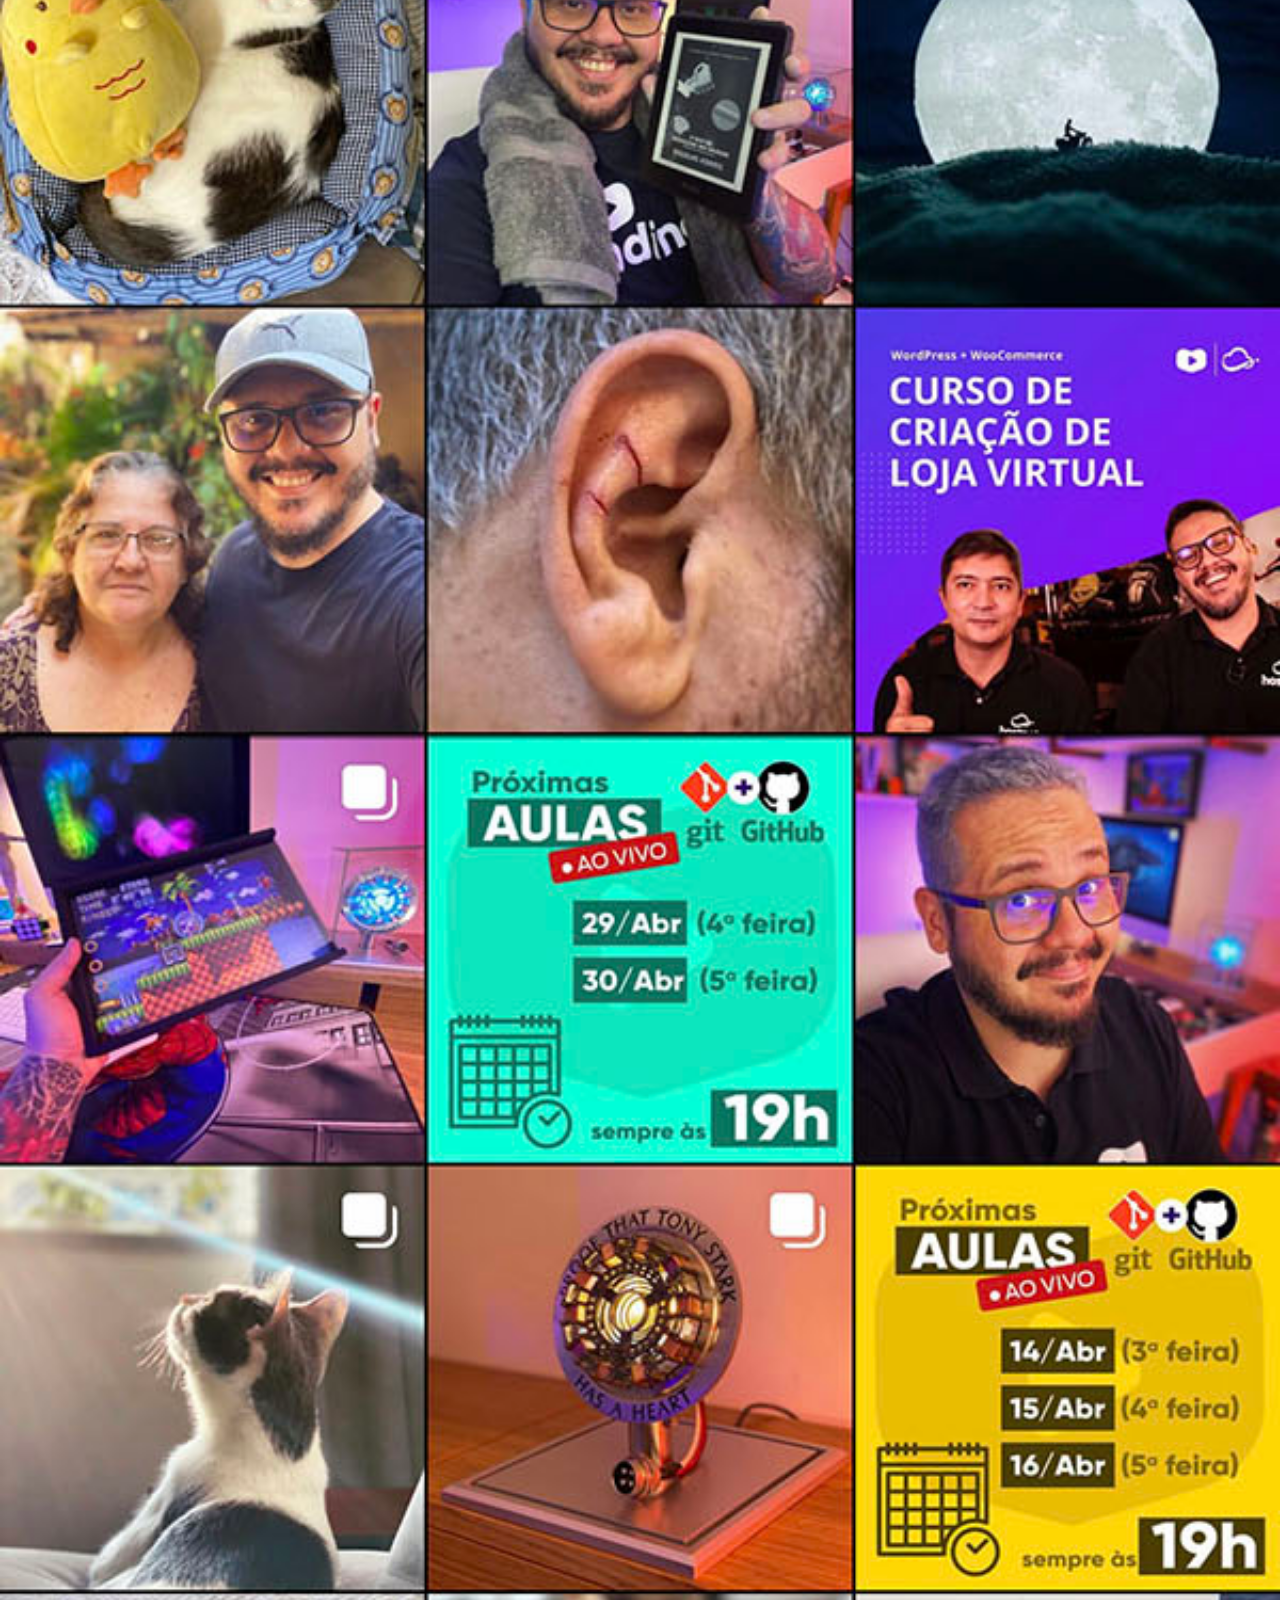
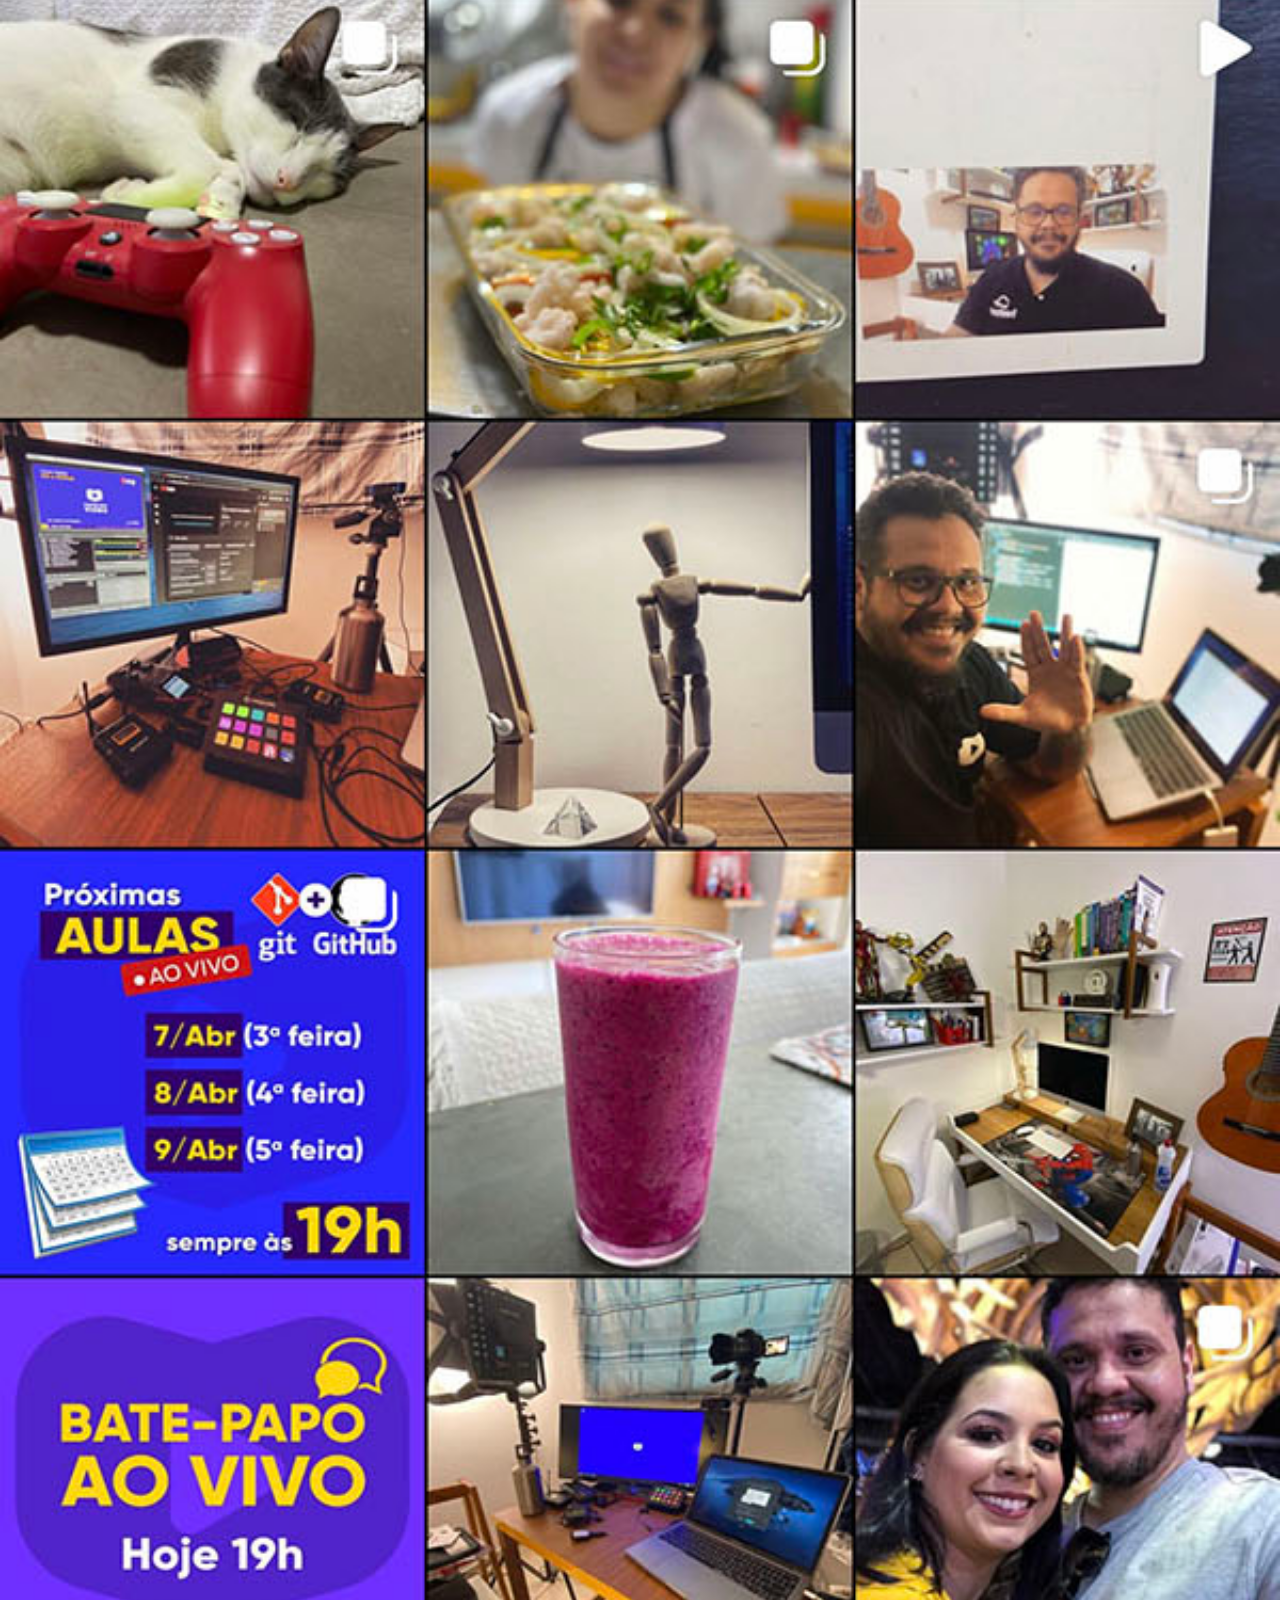
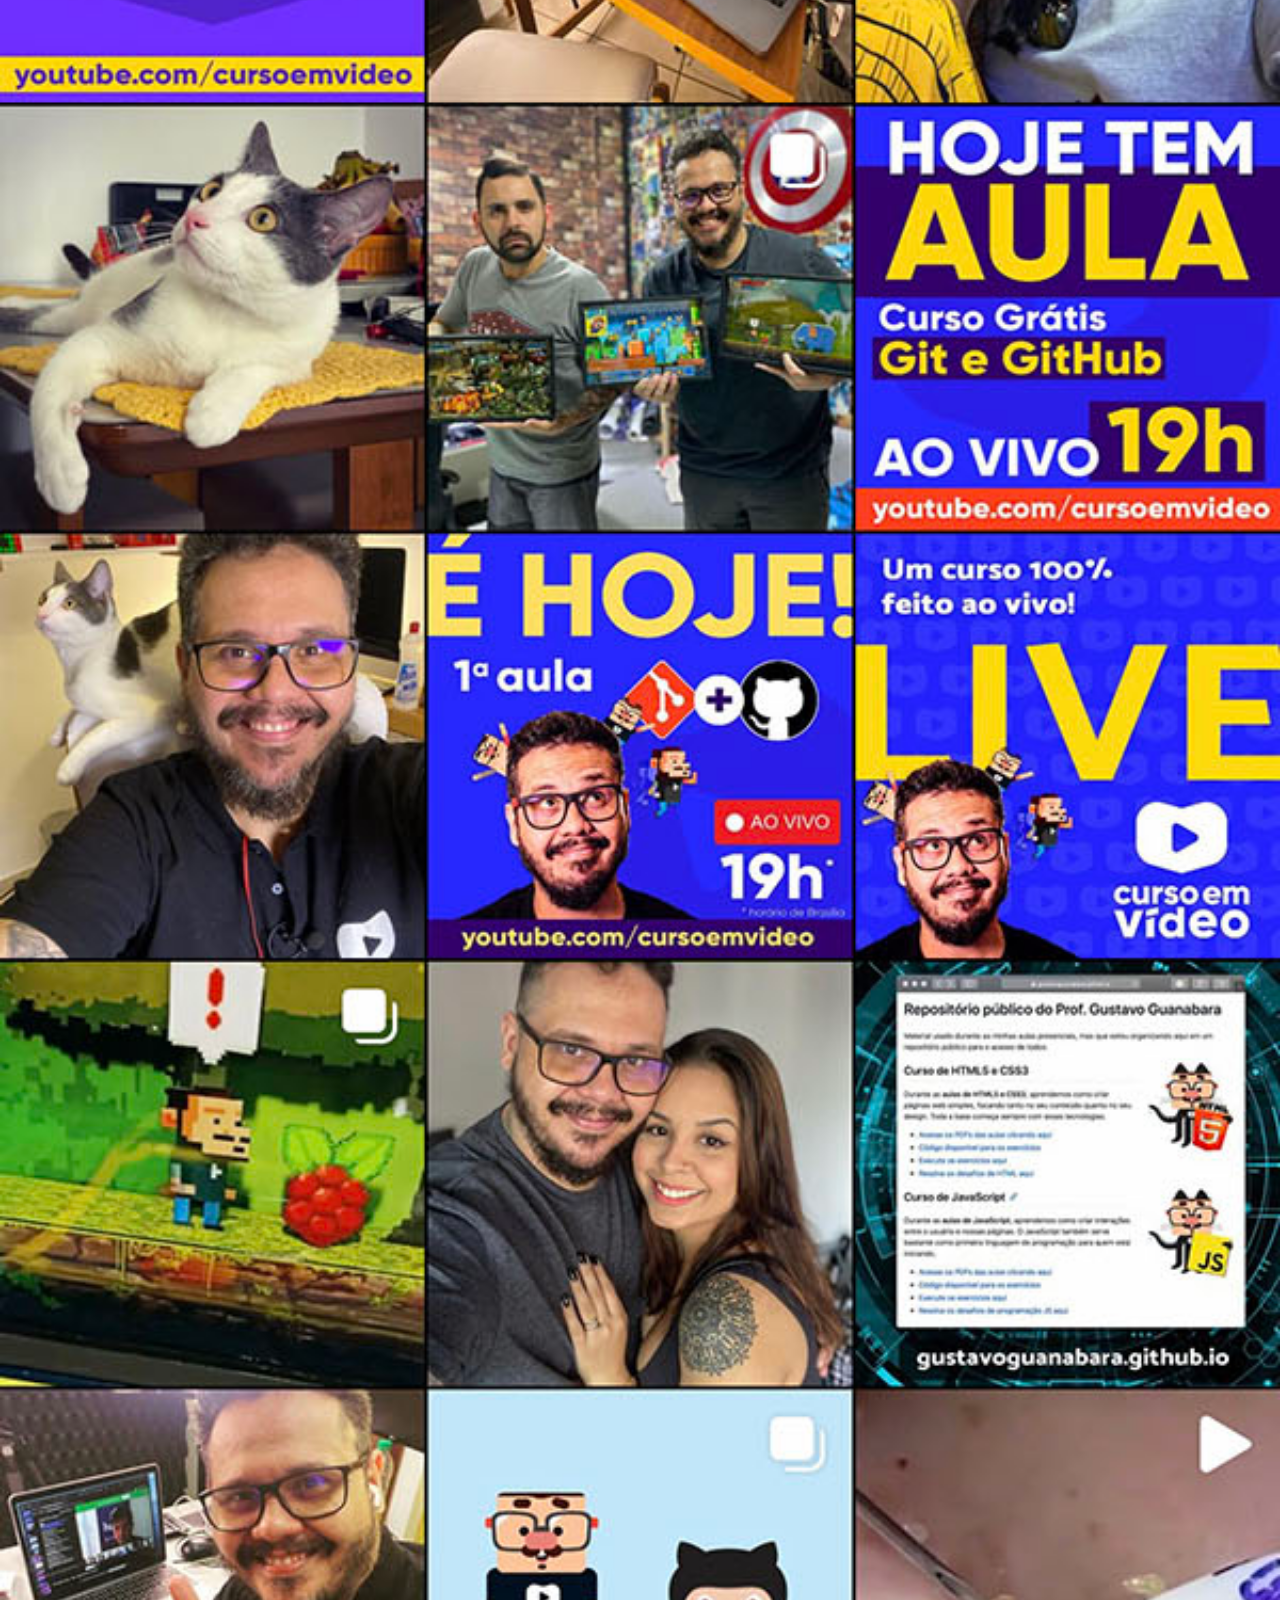
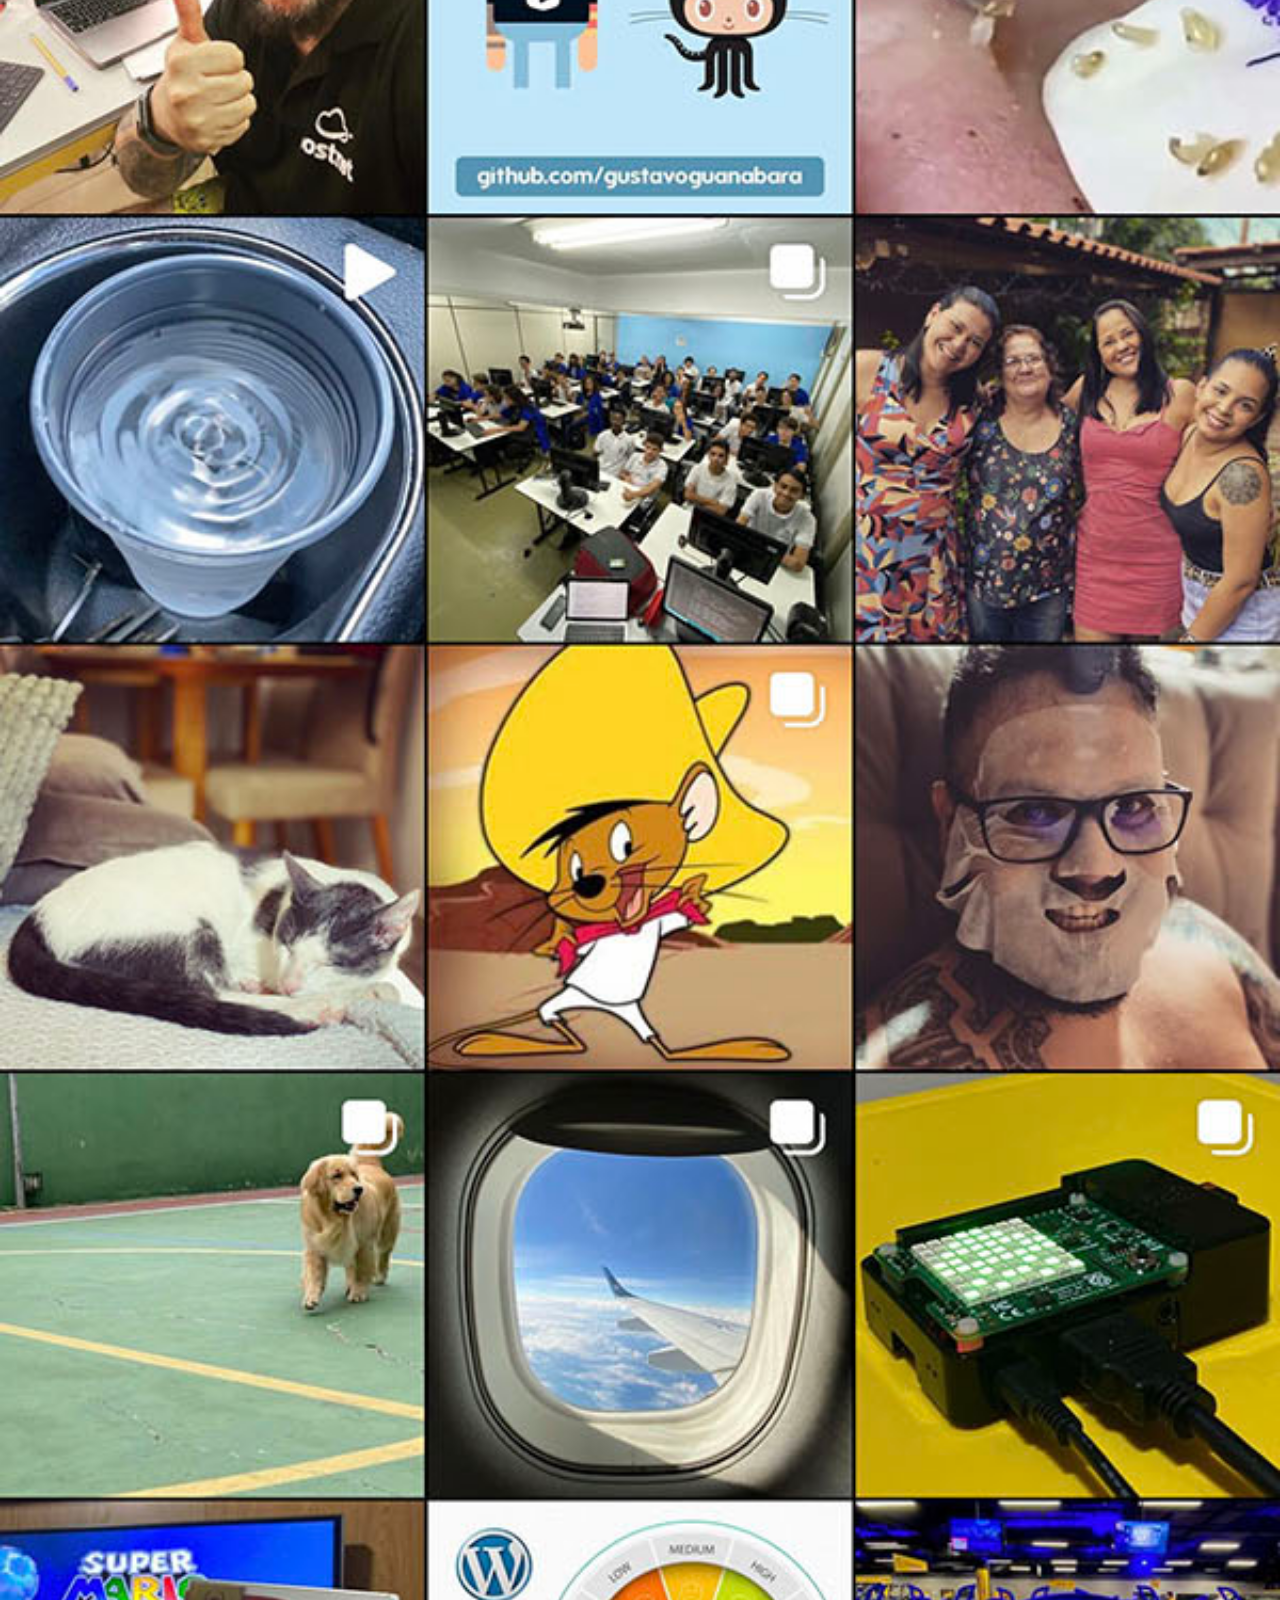
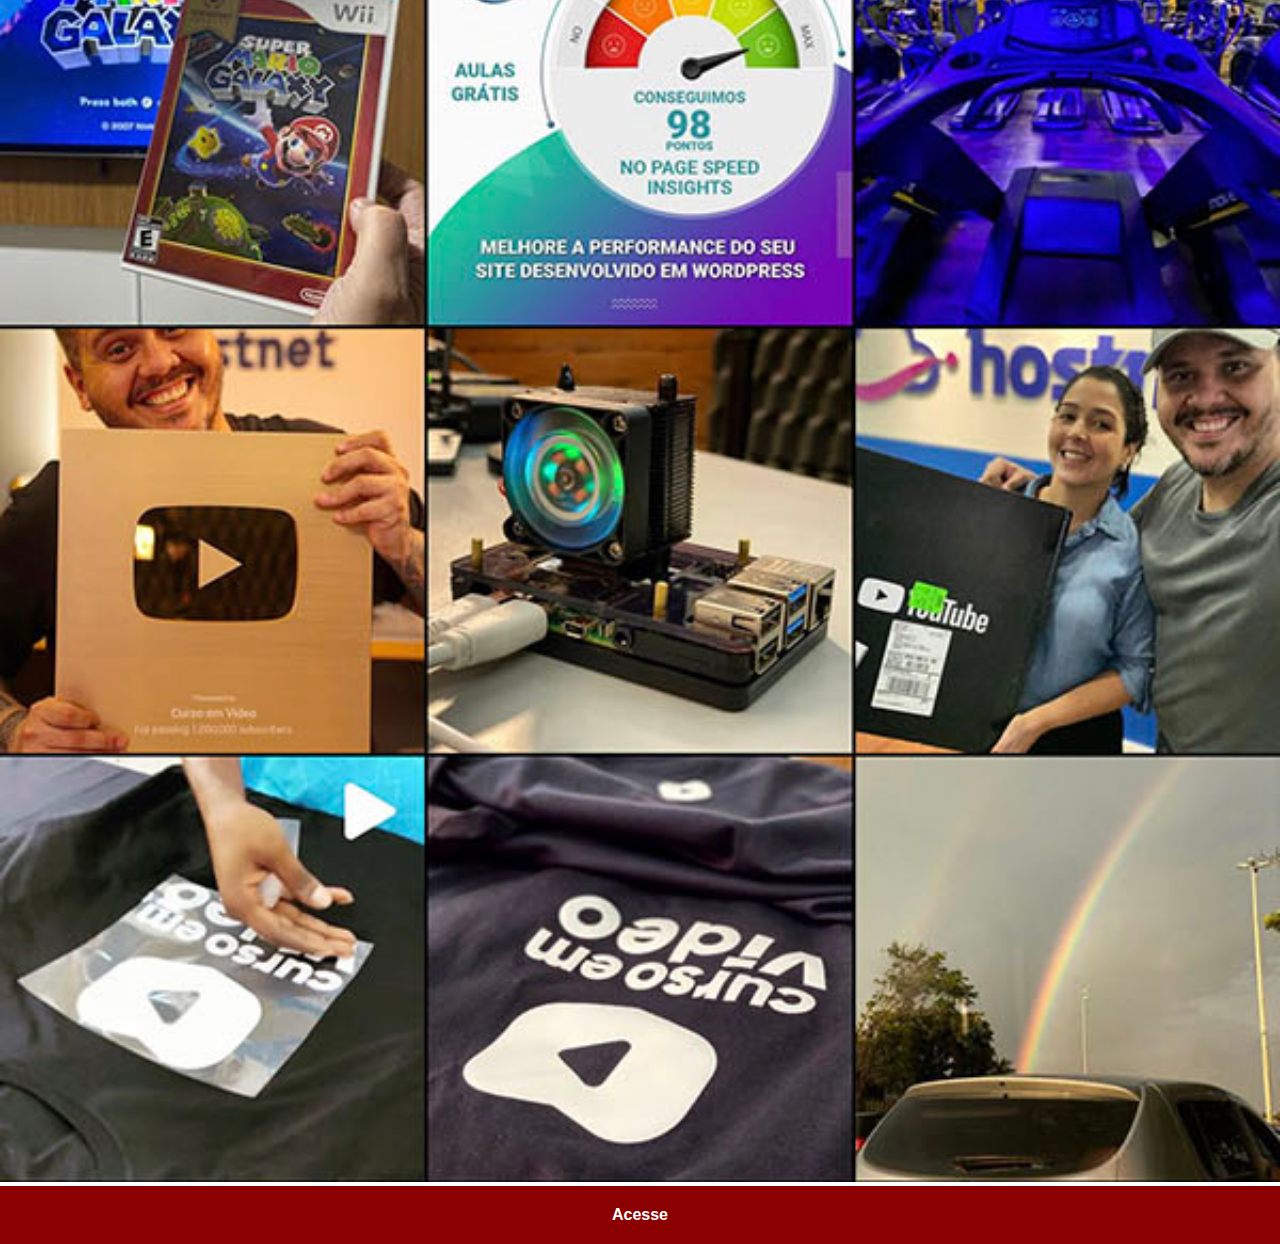
<file: projeto-social/sub-pages/instagram.html>
<!DOCTYPE html>
<html lang="pt-br">
<head>
    <meta charset="UTF-8">
    <meta name="viewport" content="width=device-width, initial-scale=1.0">
    <title>Instagram</title>
    <link rel="stylesheet" href="../estilo/social.css">
</head>

</style>
<body>
    <img src="../imagens/tela-instagram.jpg" alt="YouTube">
    <a href="https://www.instagram.com" target="_blank">Acesse</a>
</body>
</html>
</file>
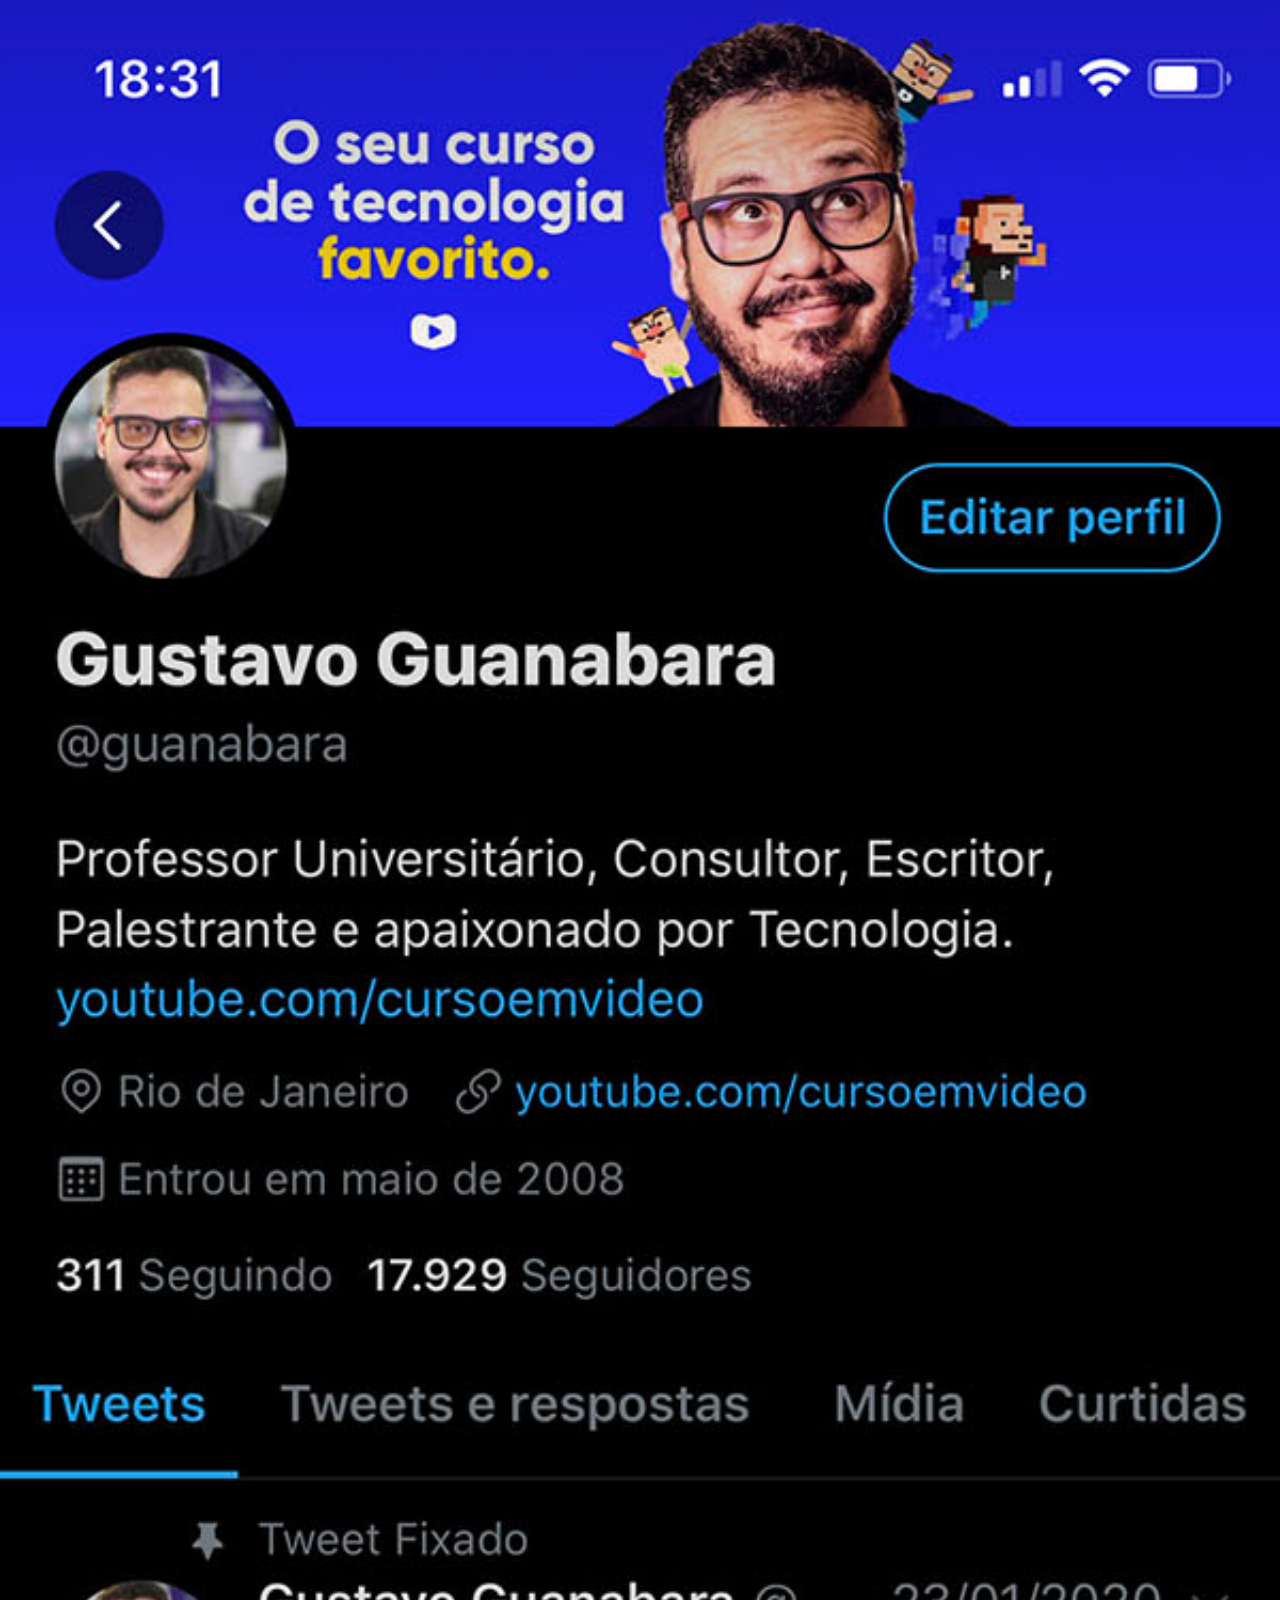
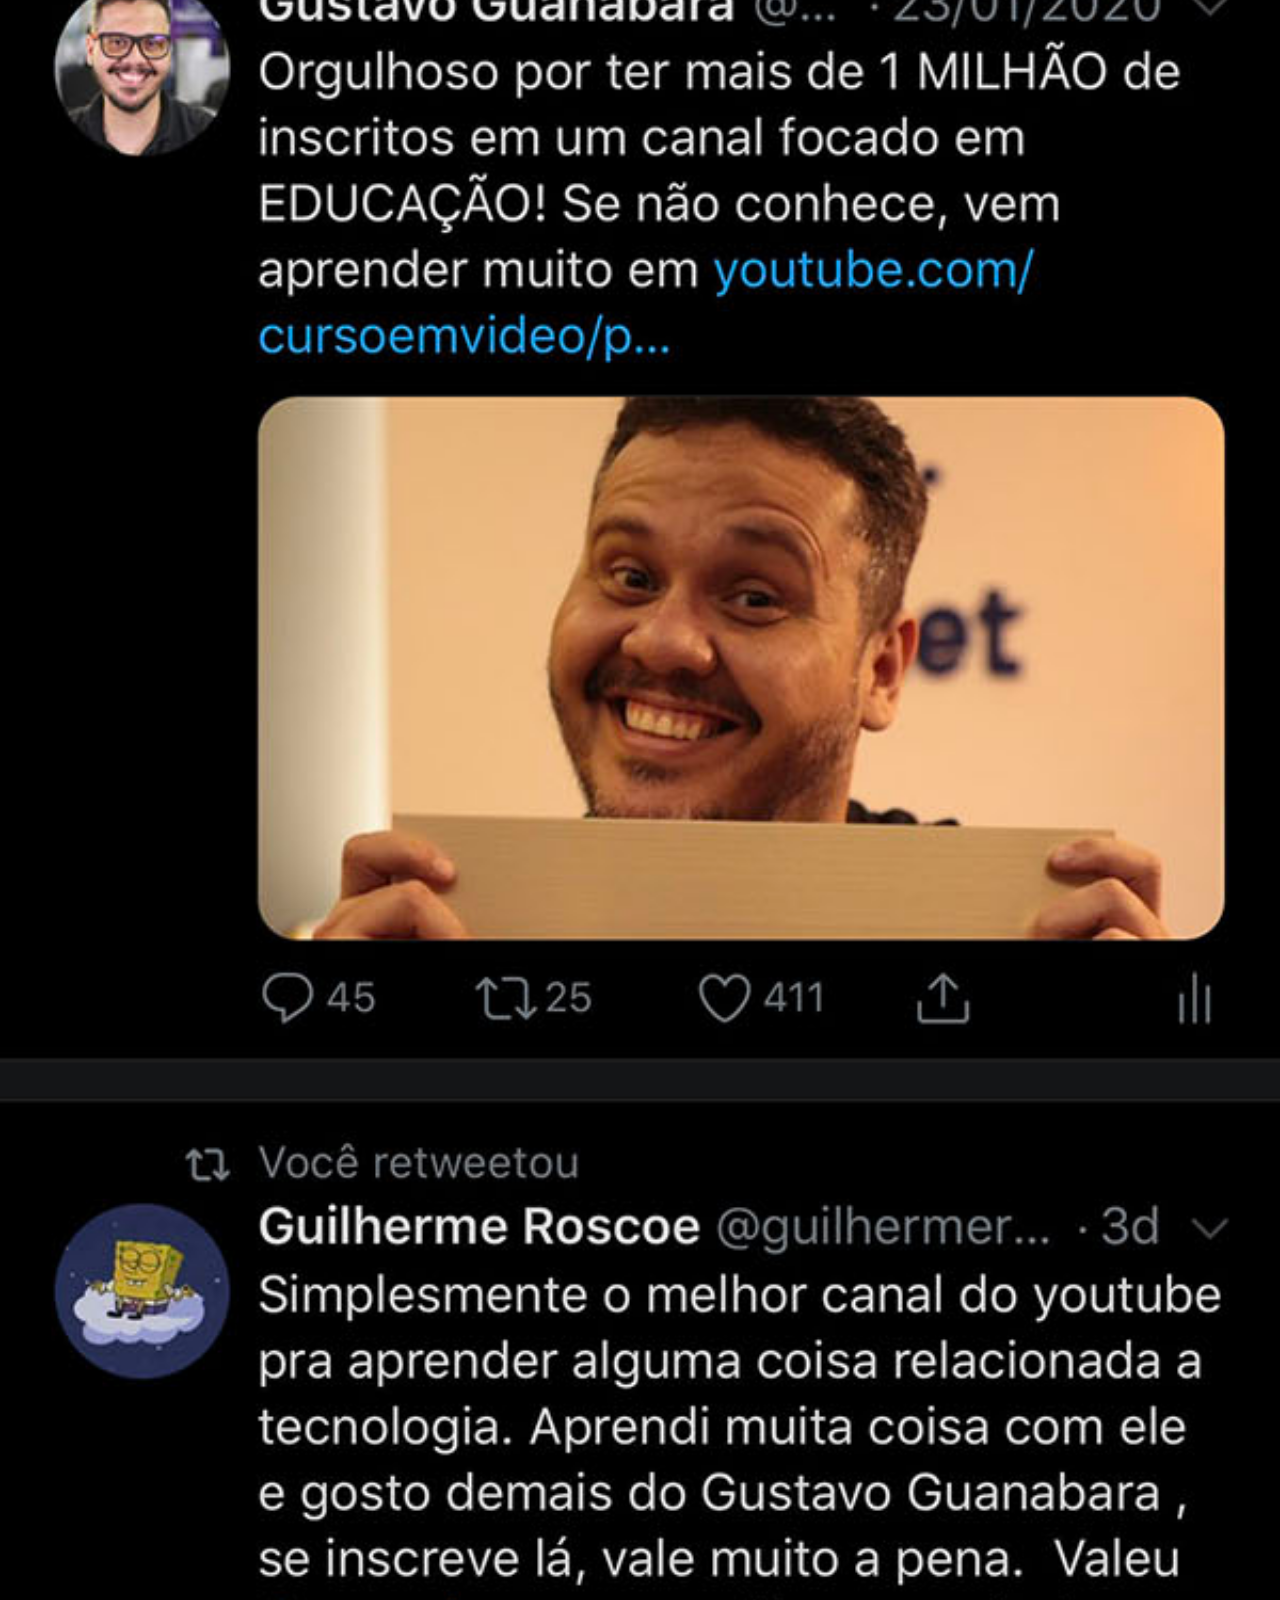
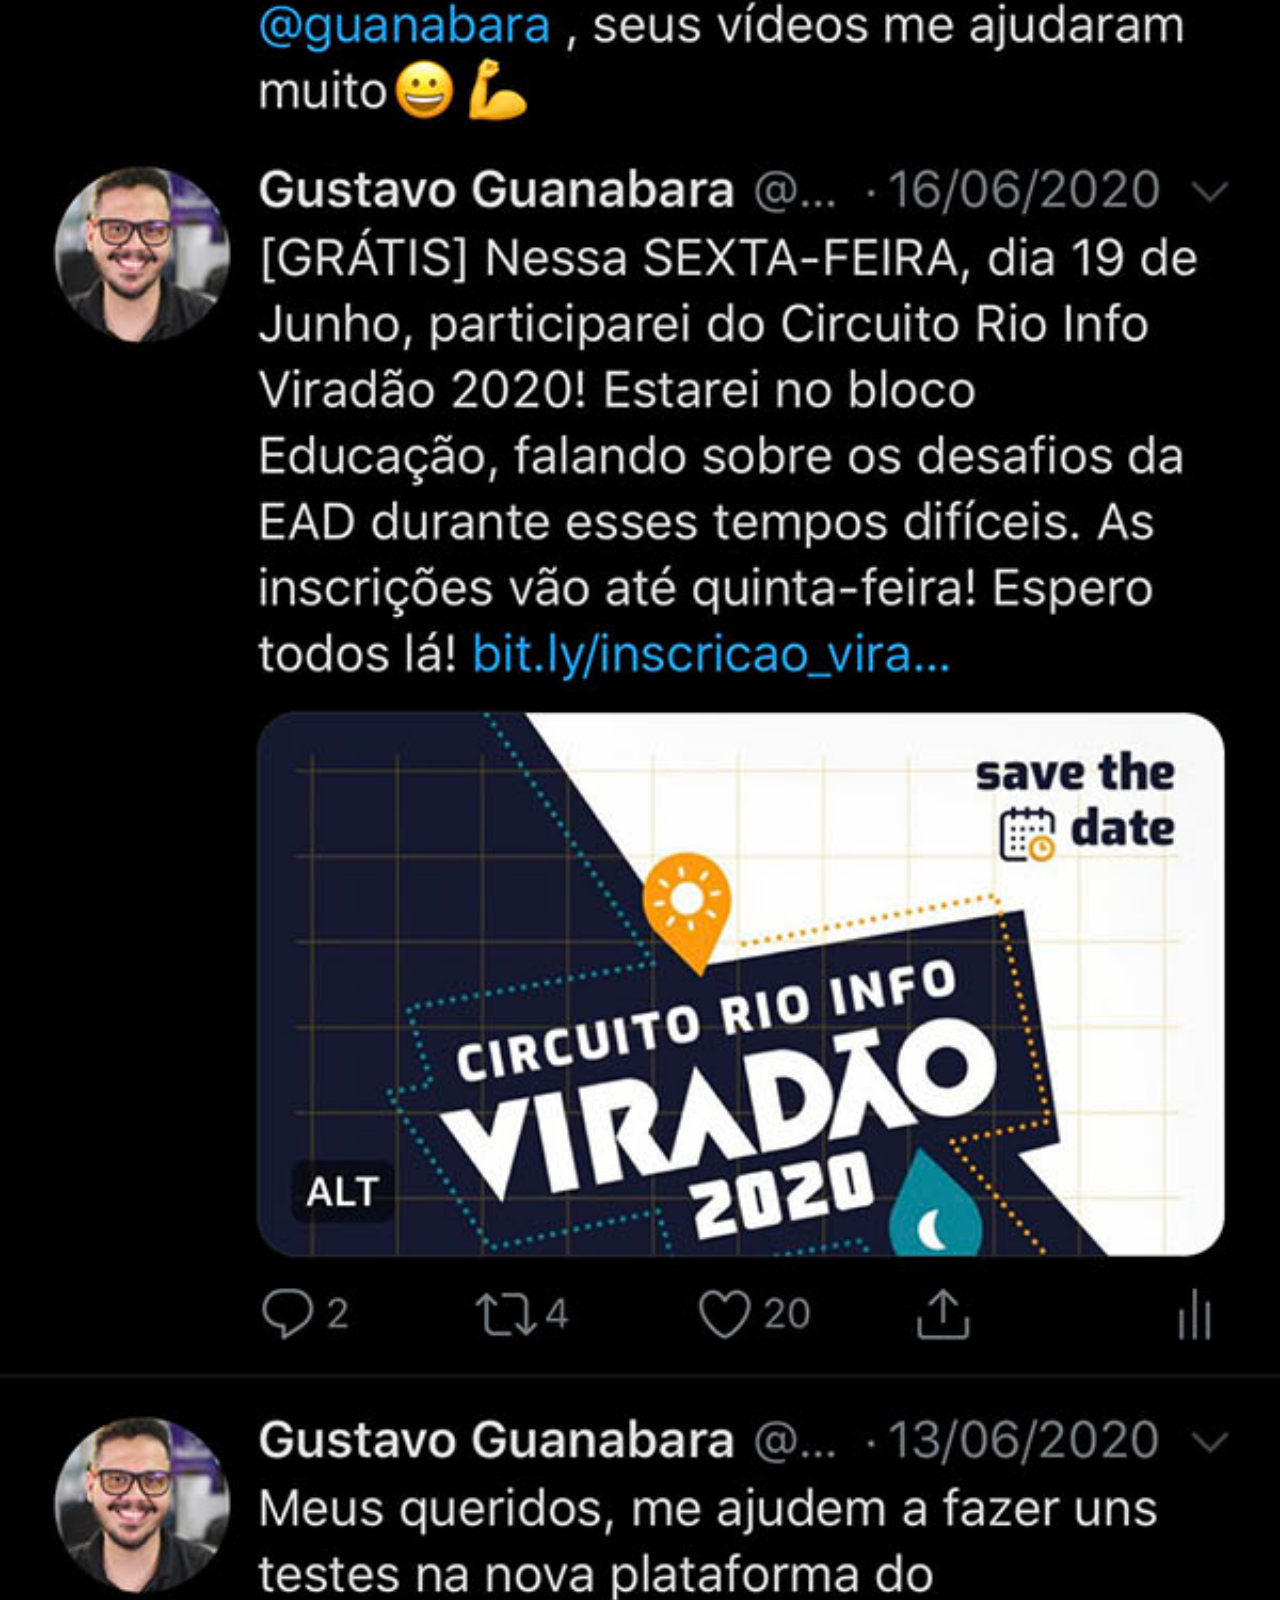
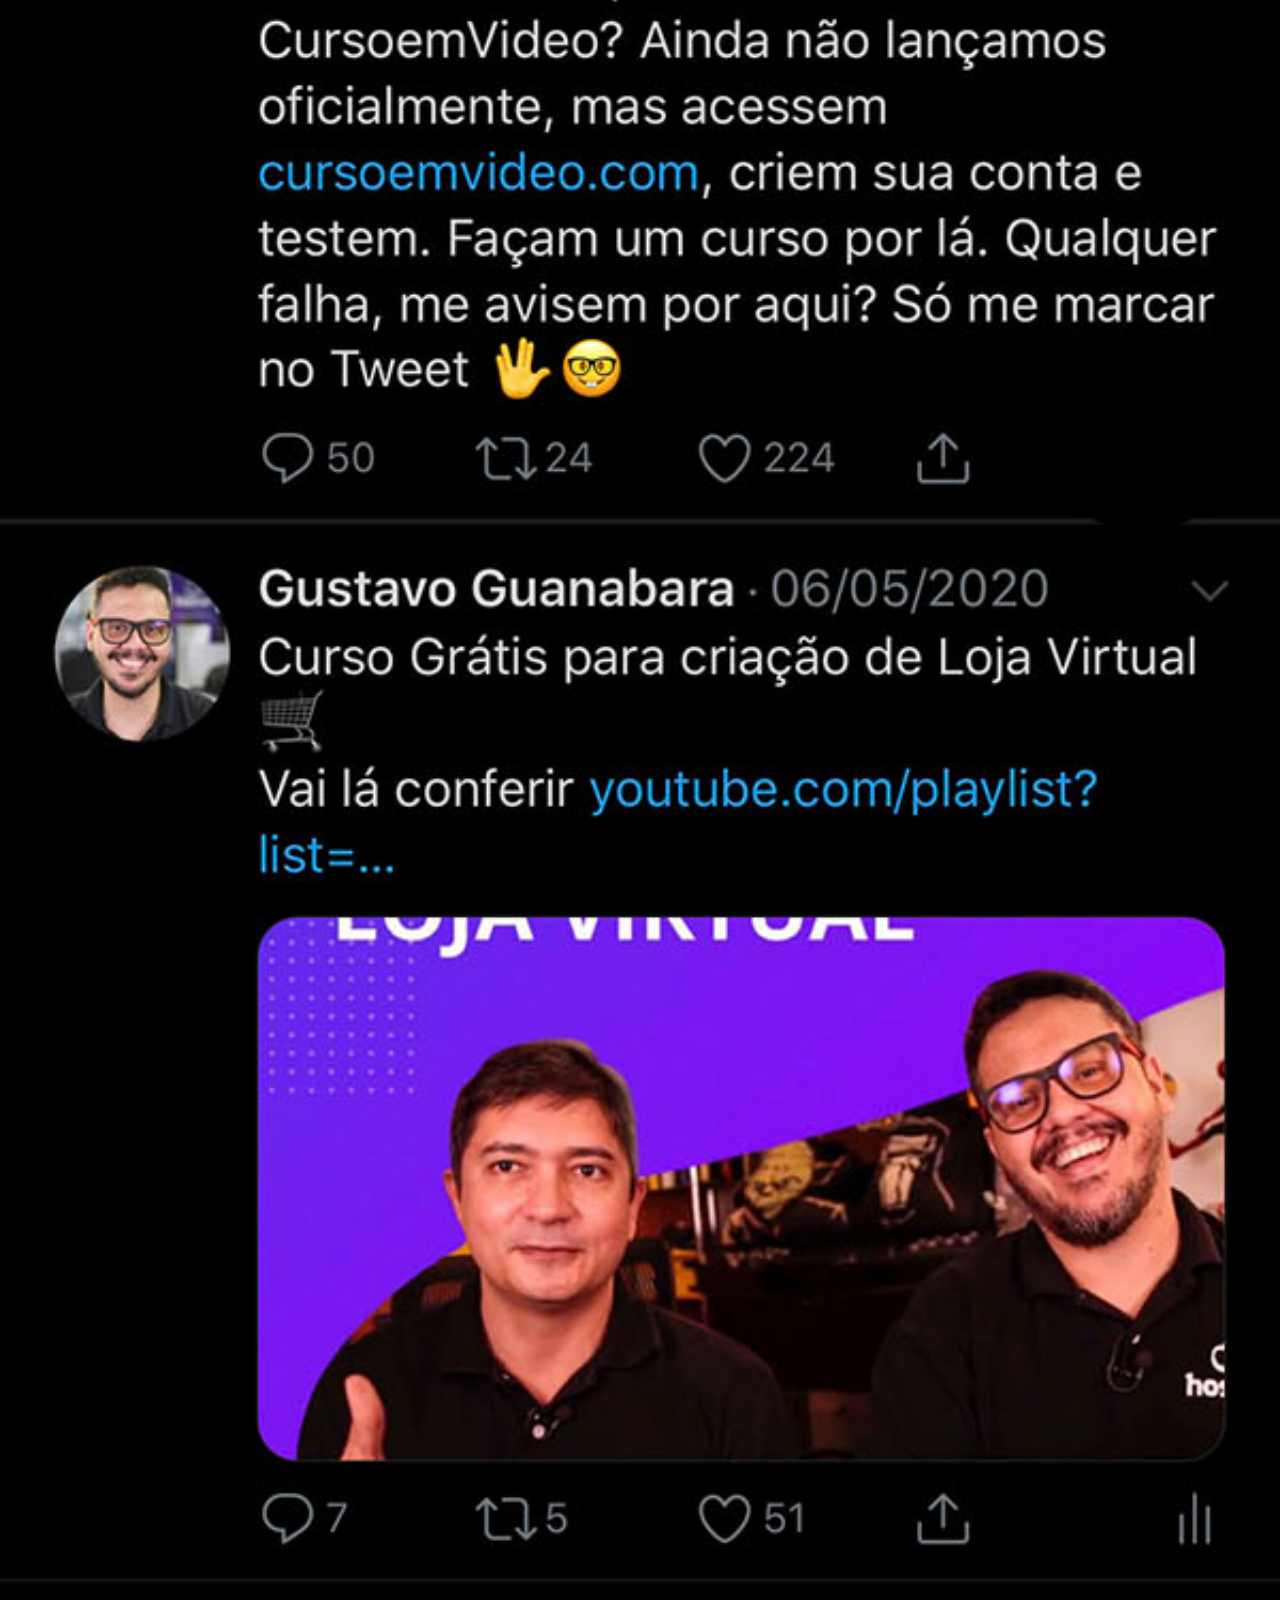
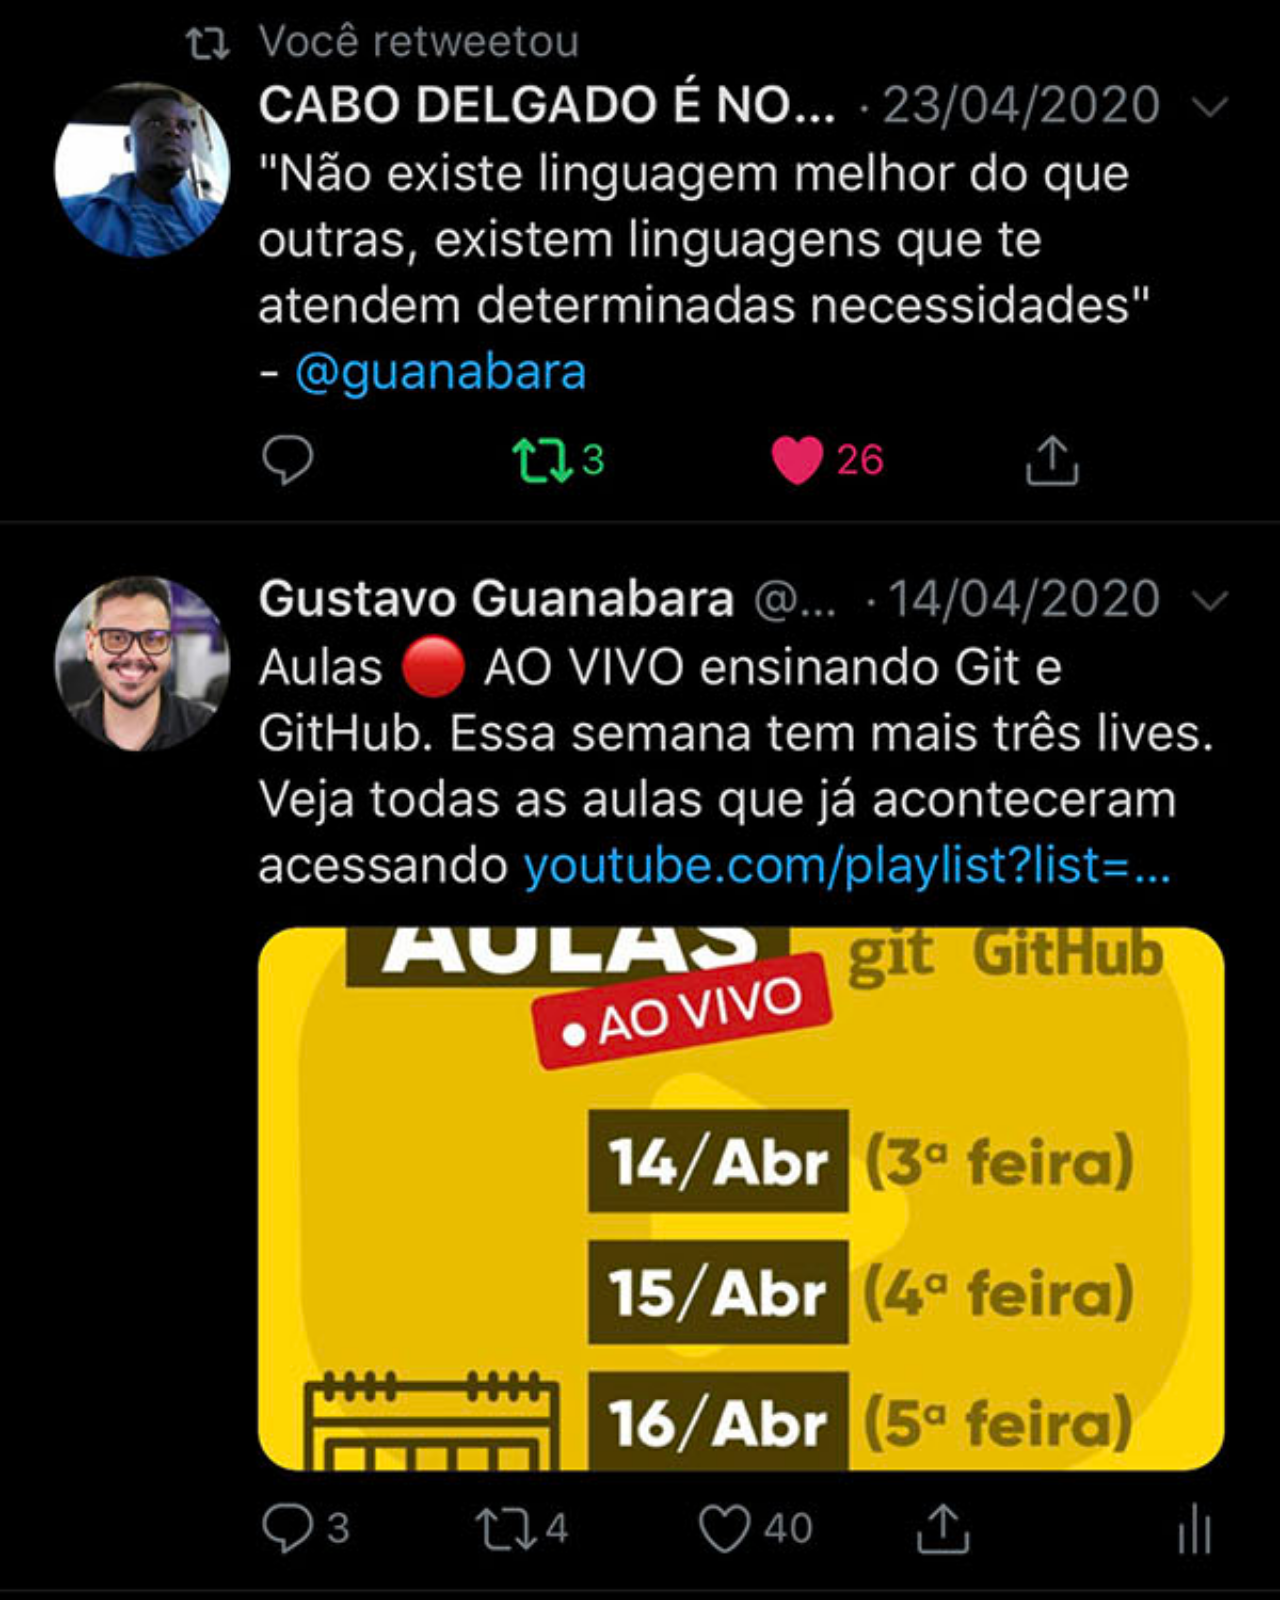
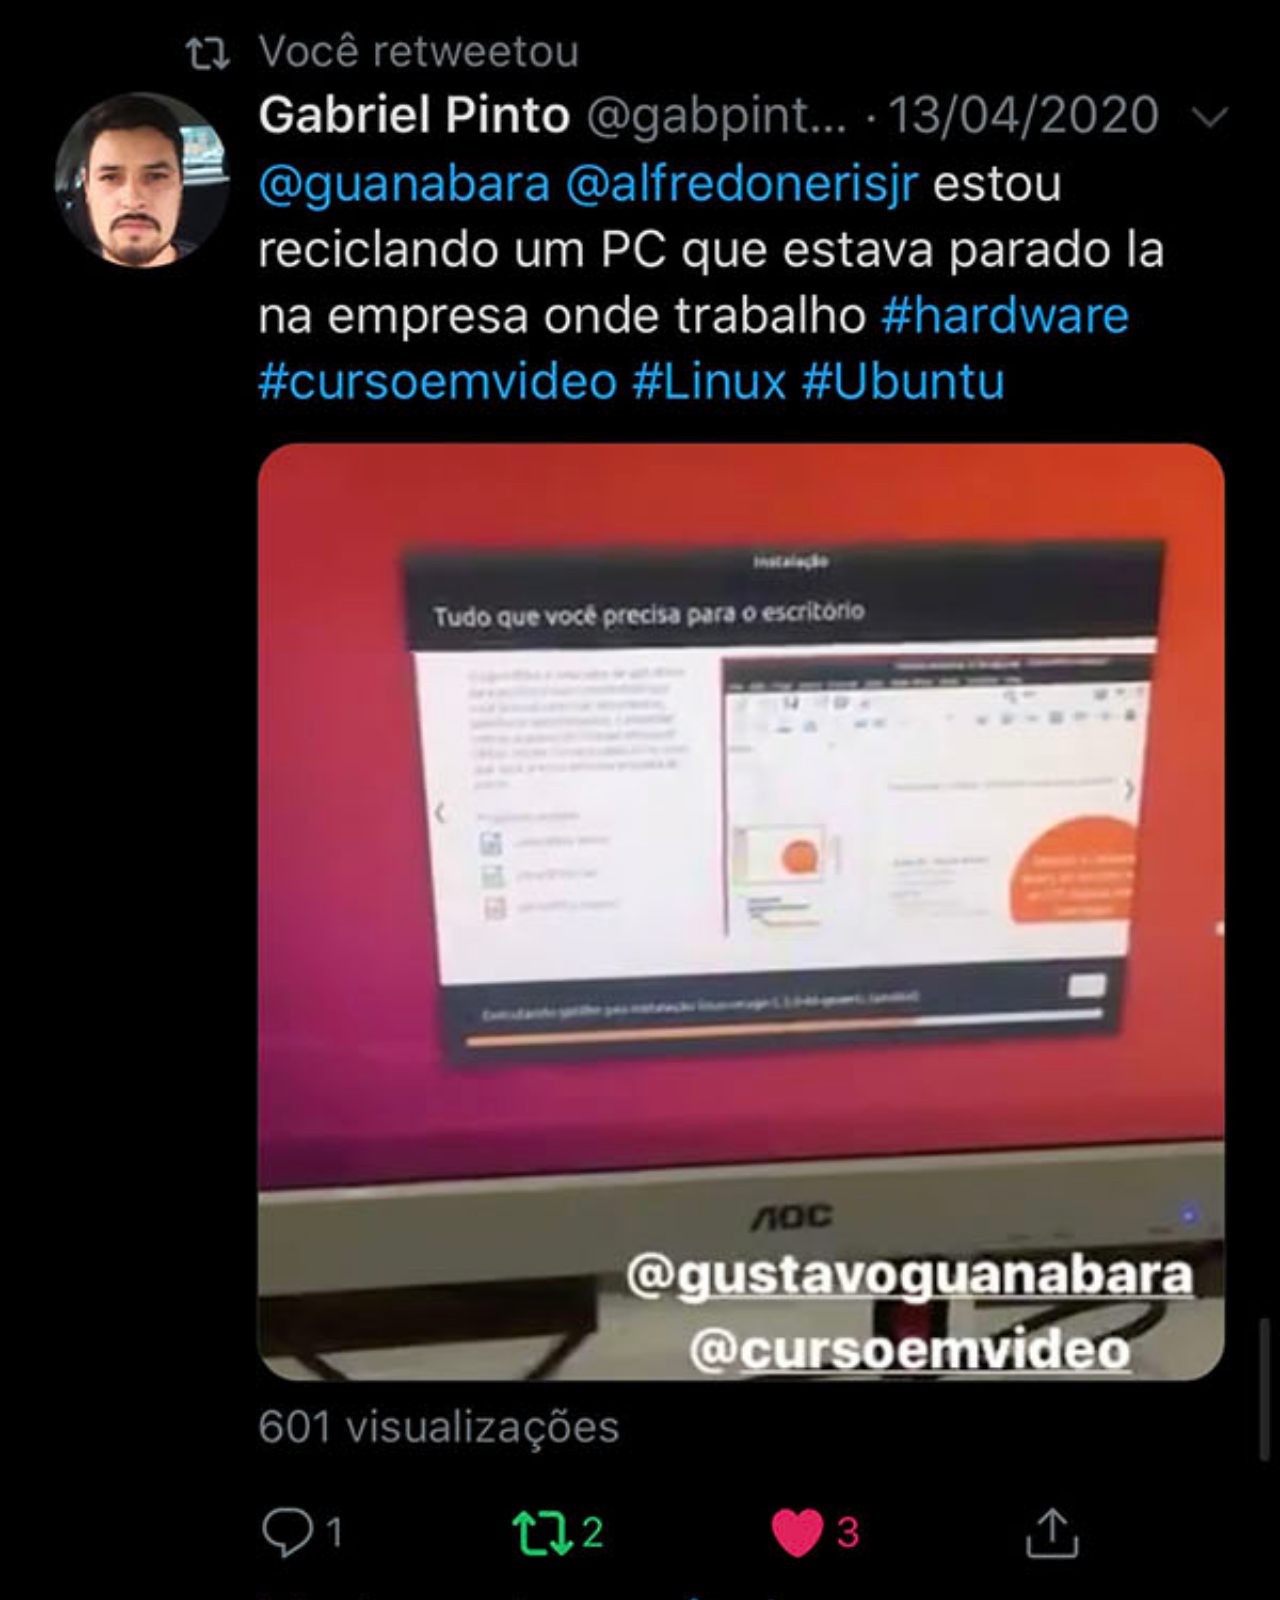
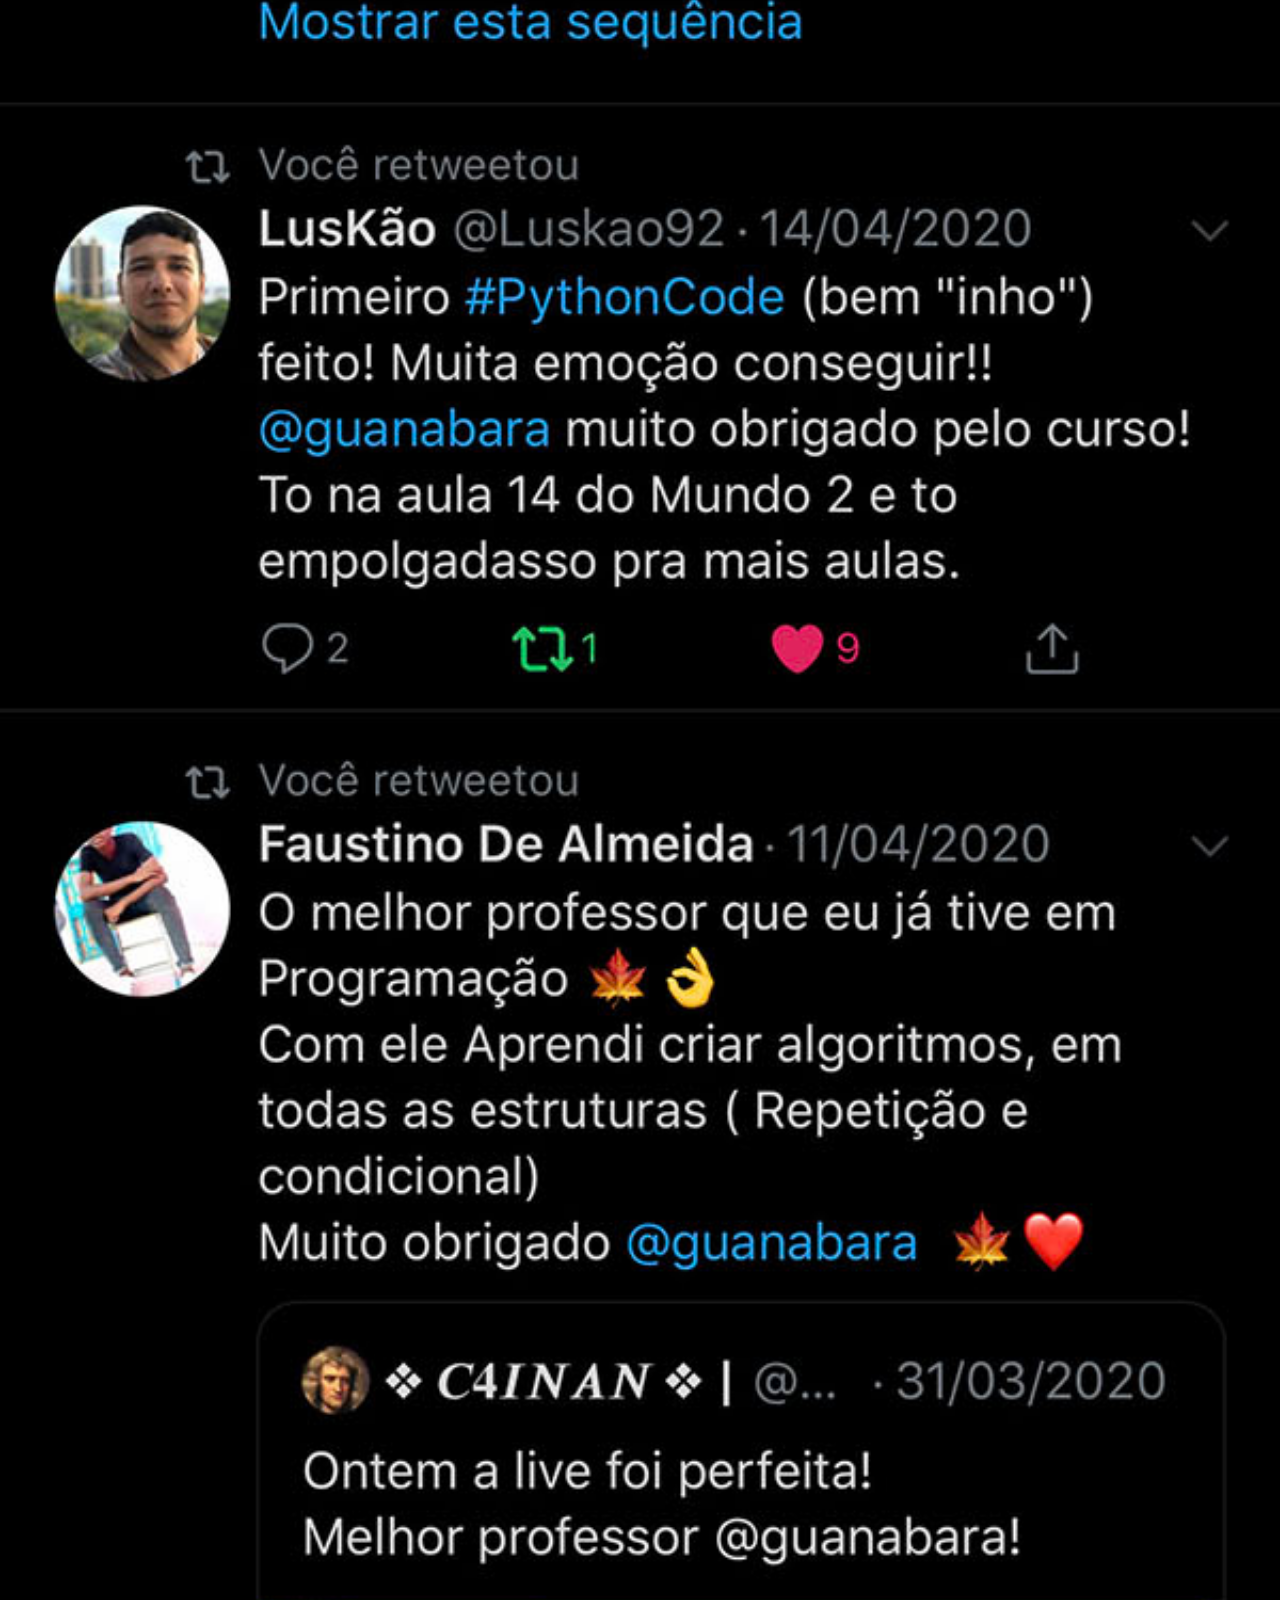
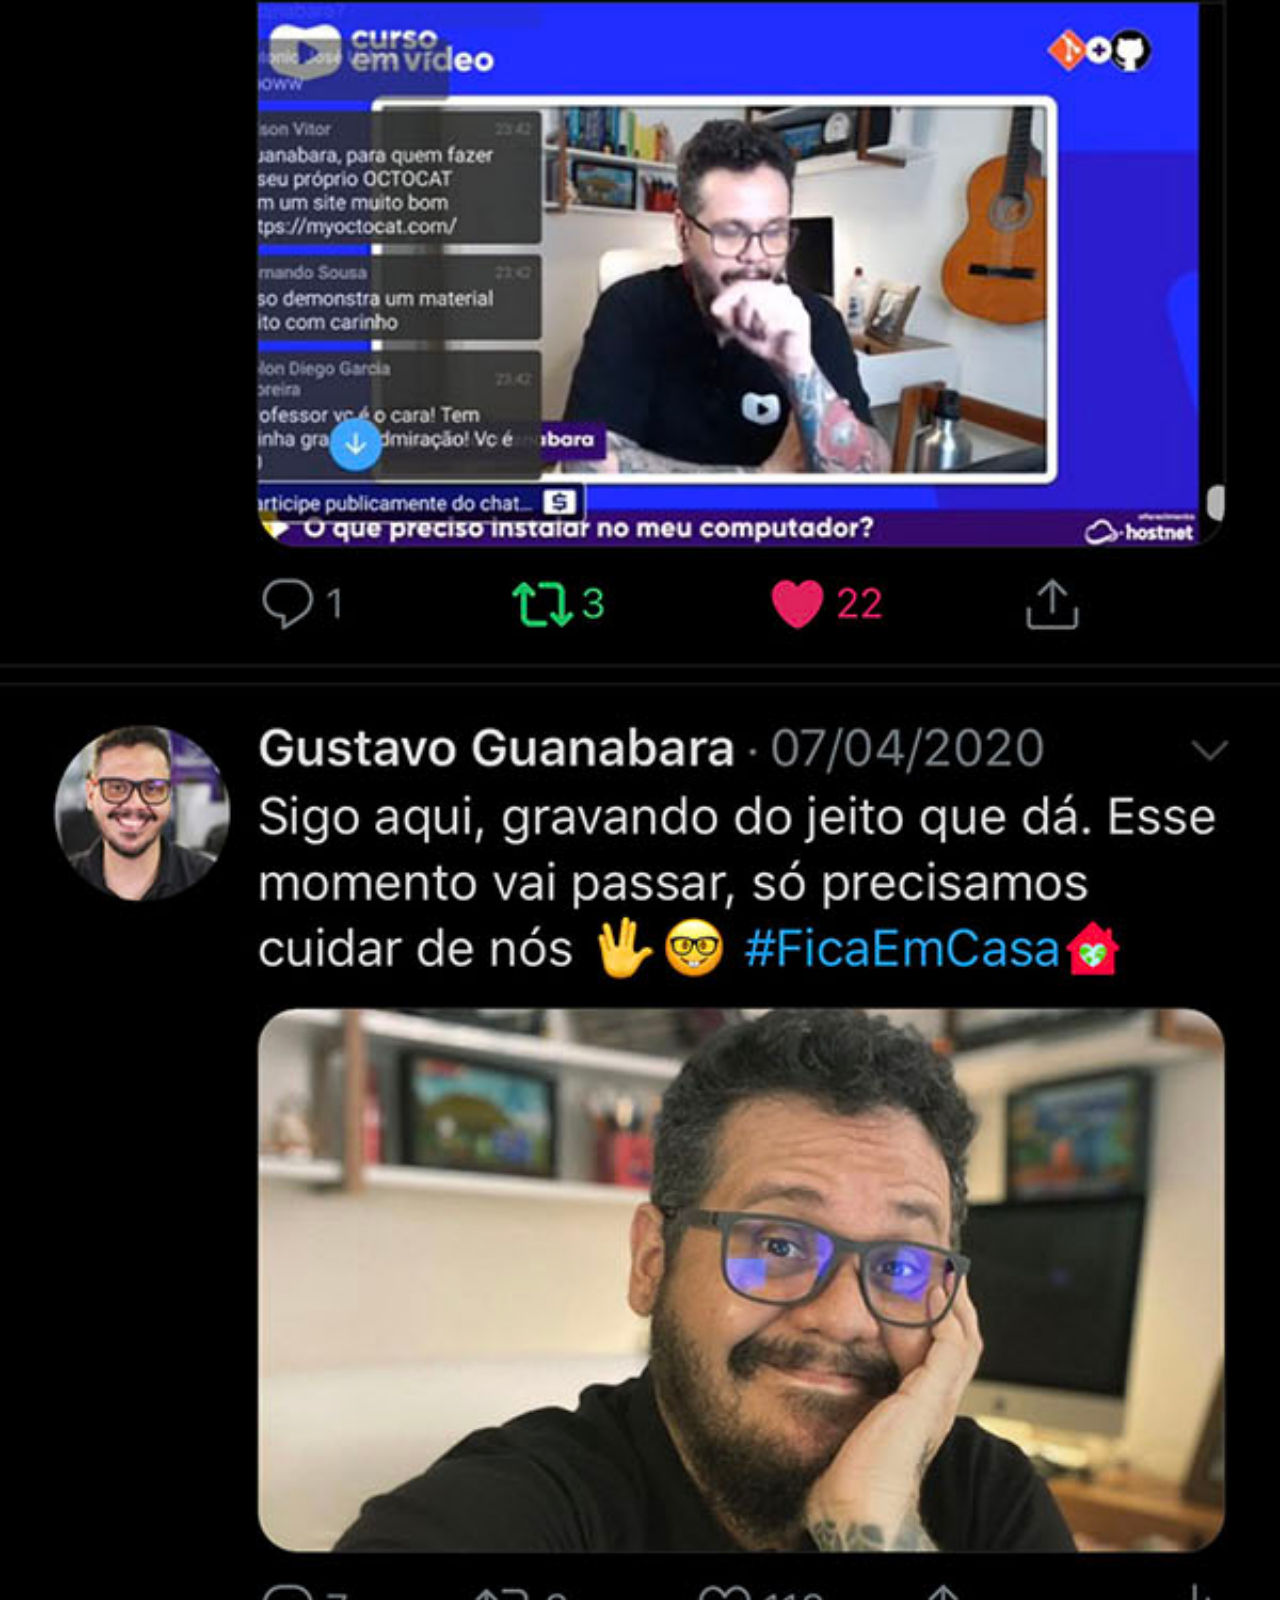
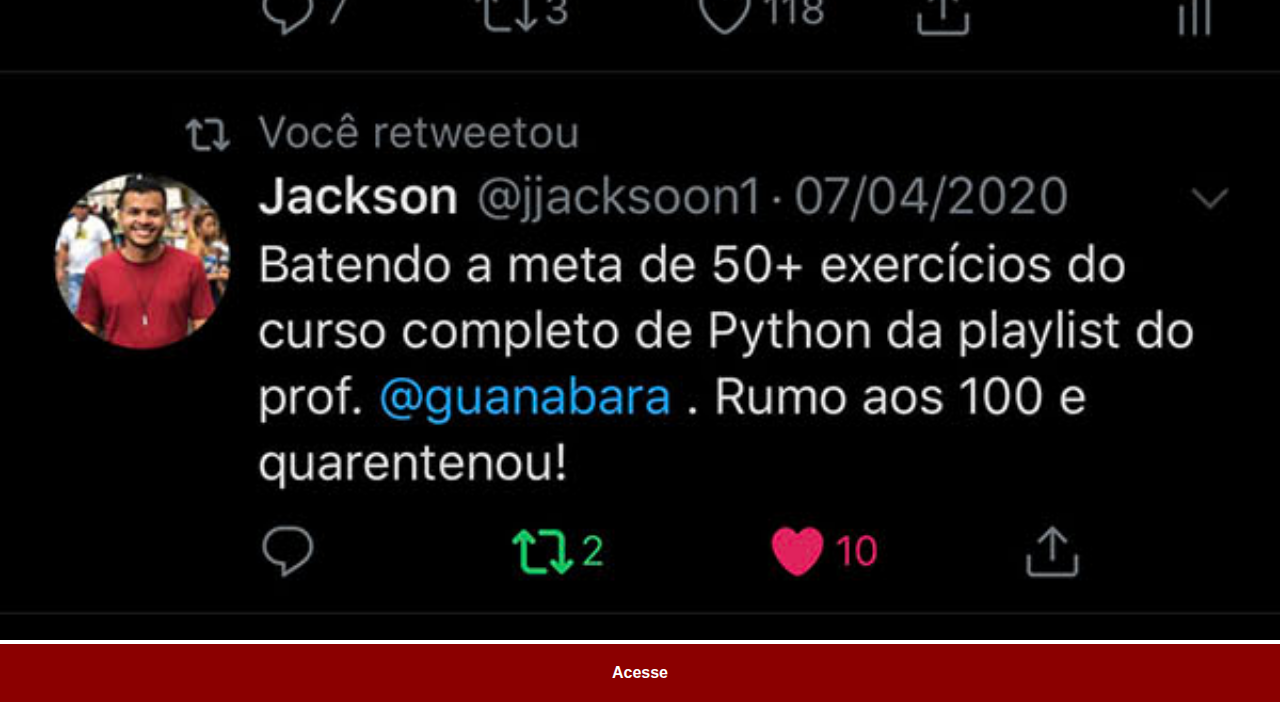
<file: projeto-social/sub-pages/twitter.html>
<!DOCTYPE html>
<html lang="pt-br">
<head>
    <meta charset="UTF-8">
    <meta name="viewport" content="width=device-width, initial-scale=1.0">
    <title>Twitter</title>
    <link rel="stylesheet" href="../estilo/social.css">
</head>
</style>
<body>
    <img src="../imagens/tela-twitter.jpg" alt="Twitter">
    <a href="#" target="_blank">Acesse</a>
</body>
</html>
</file>
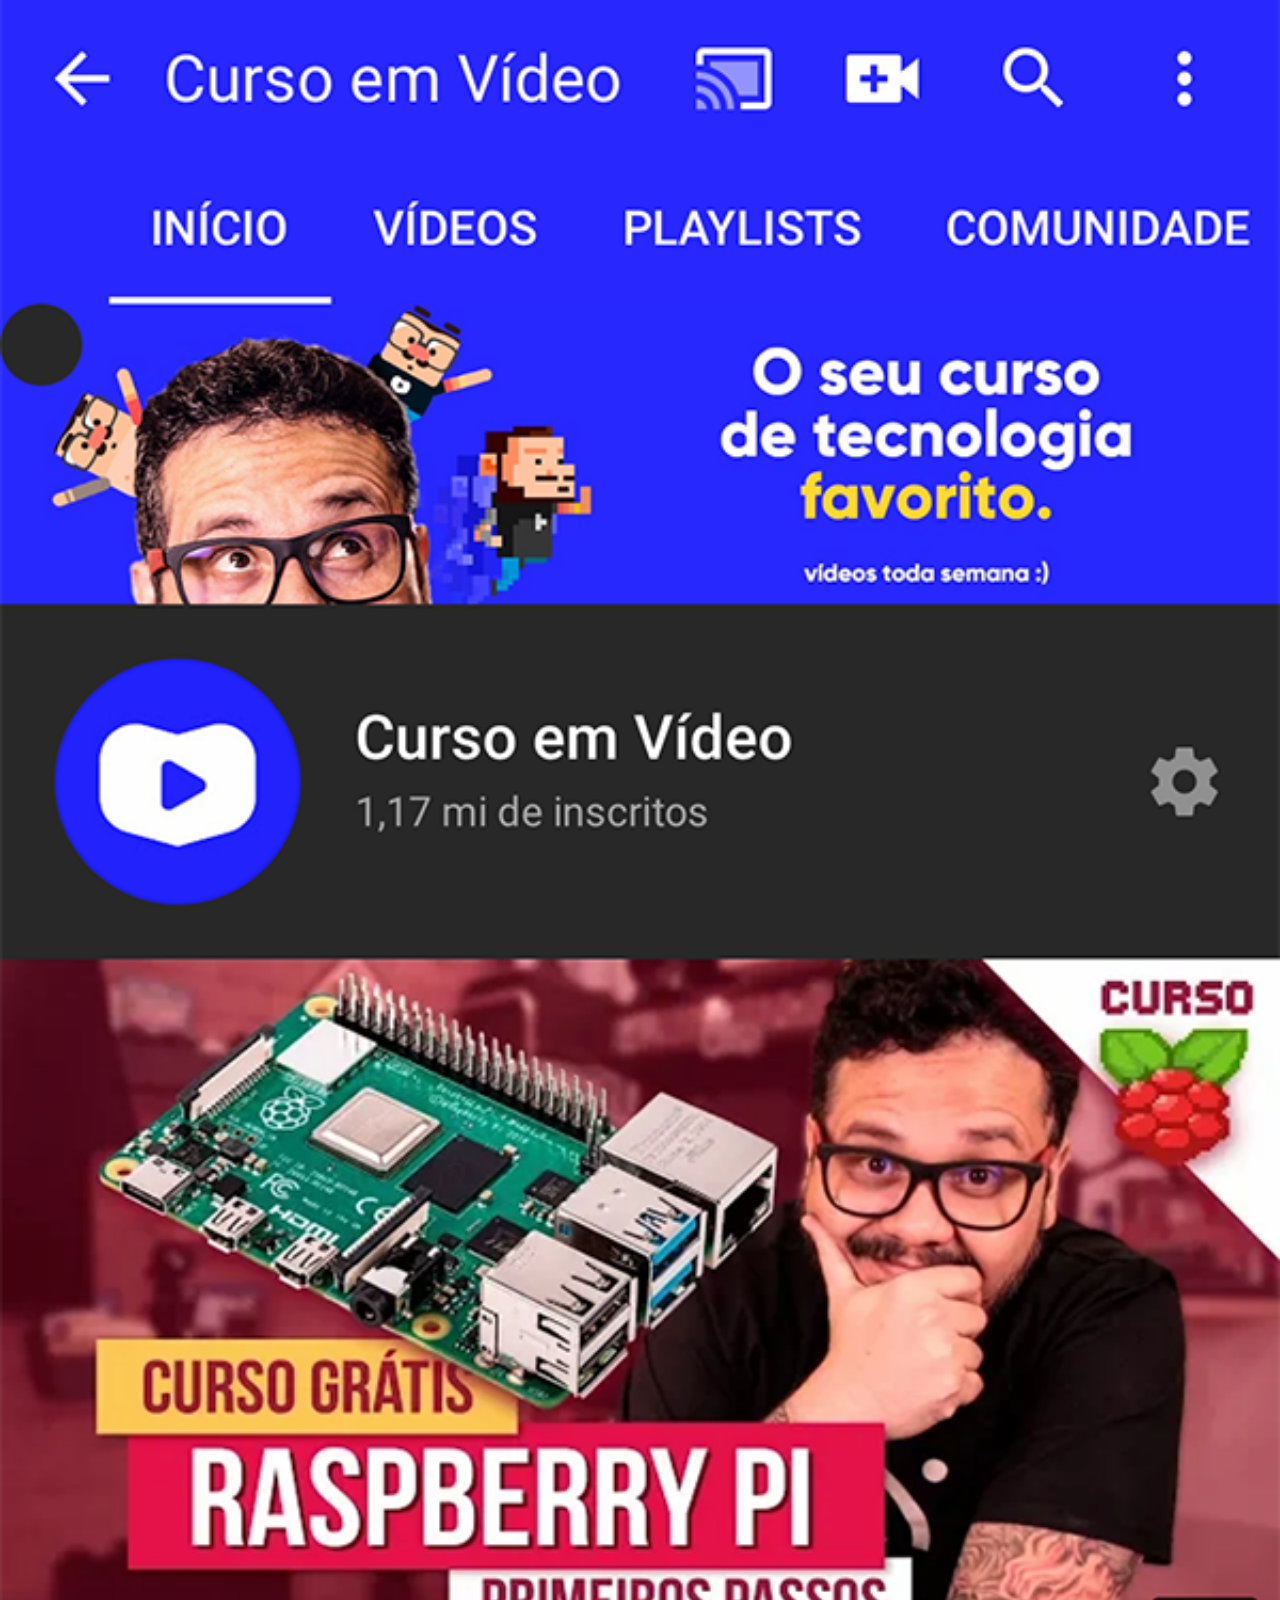
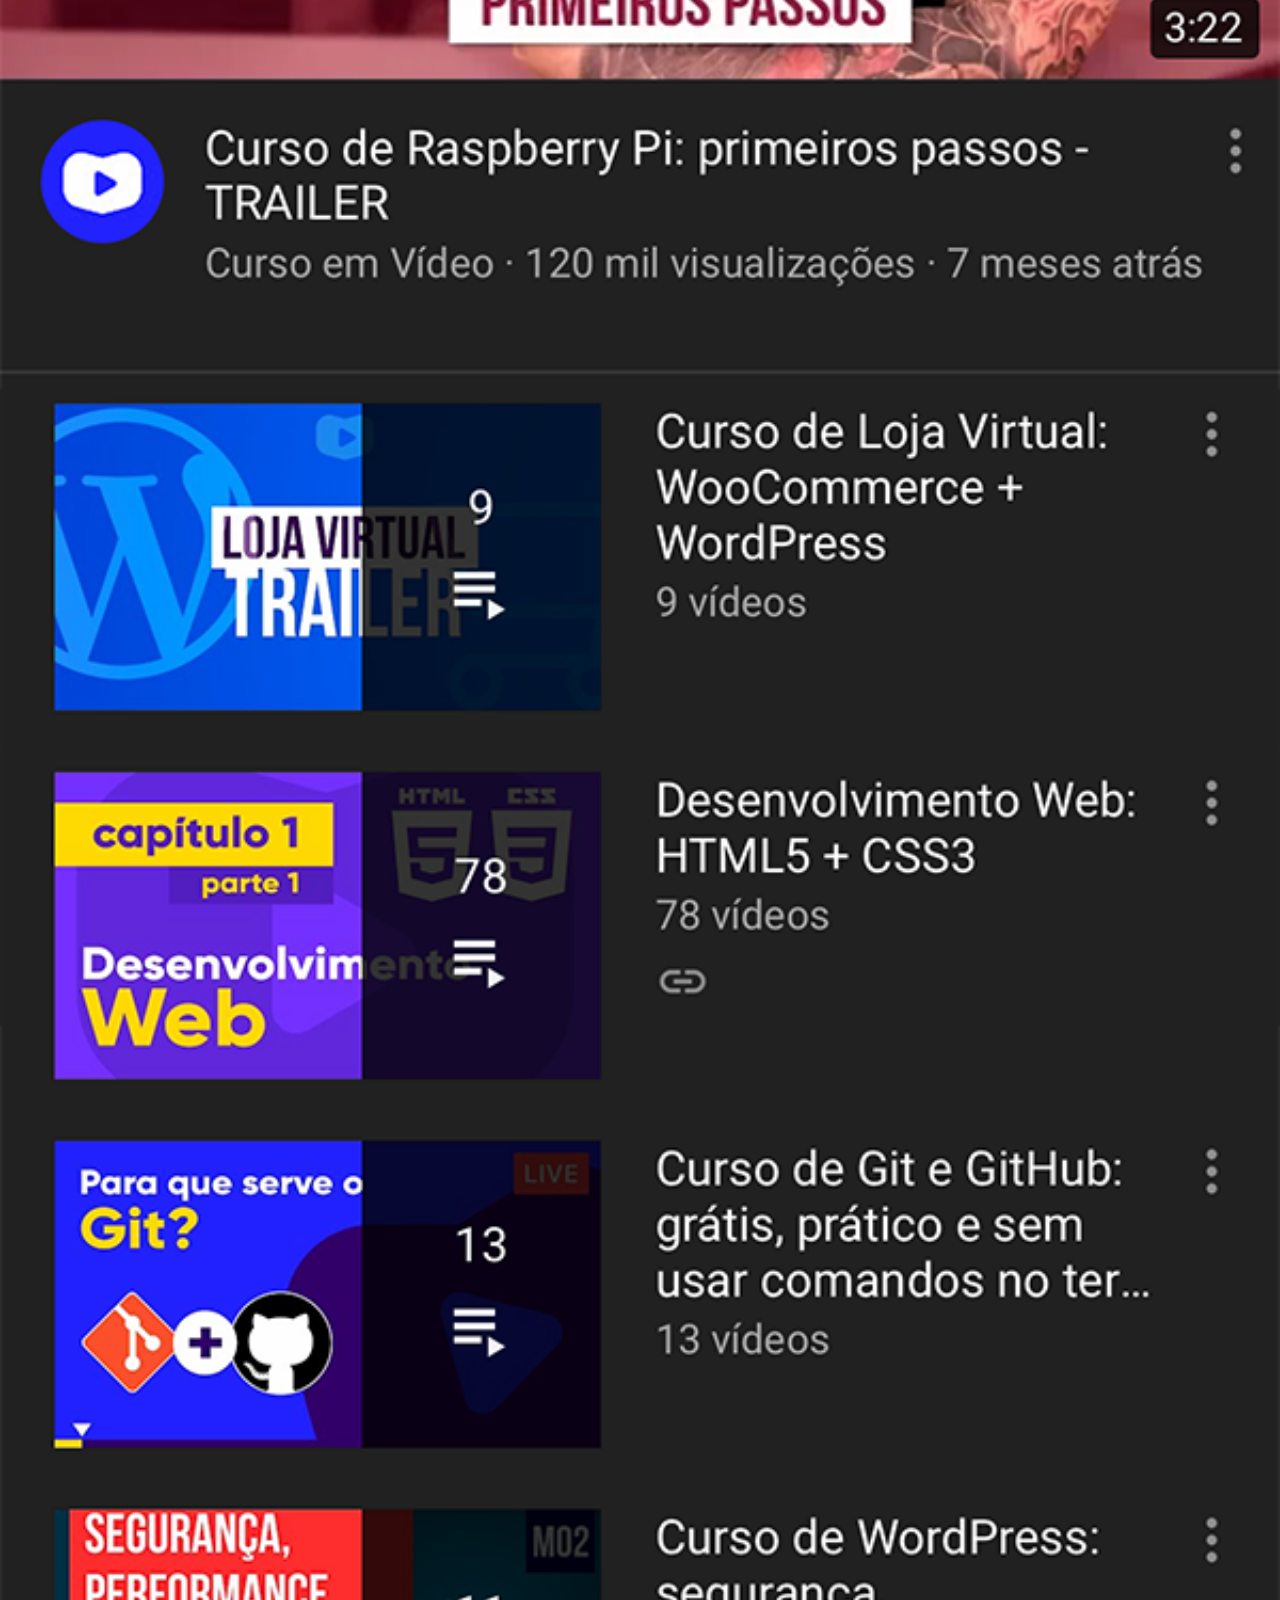
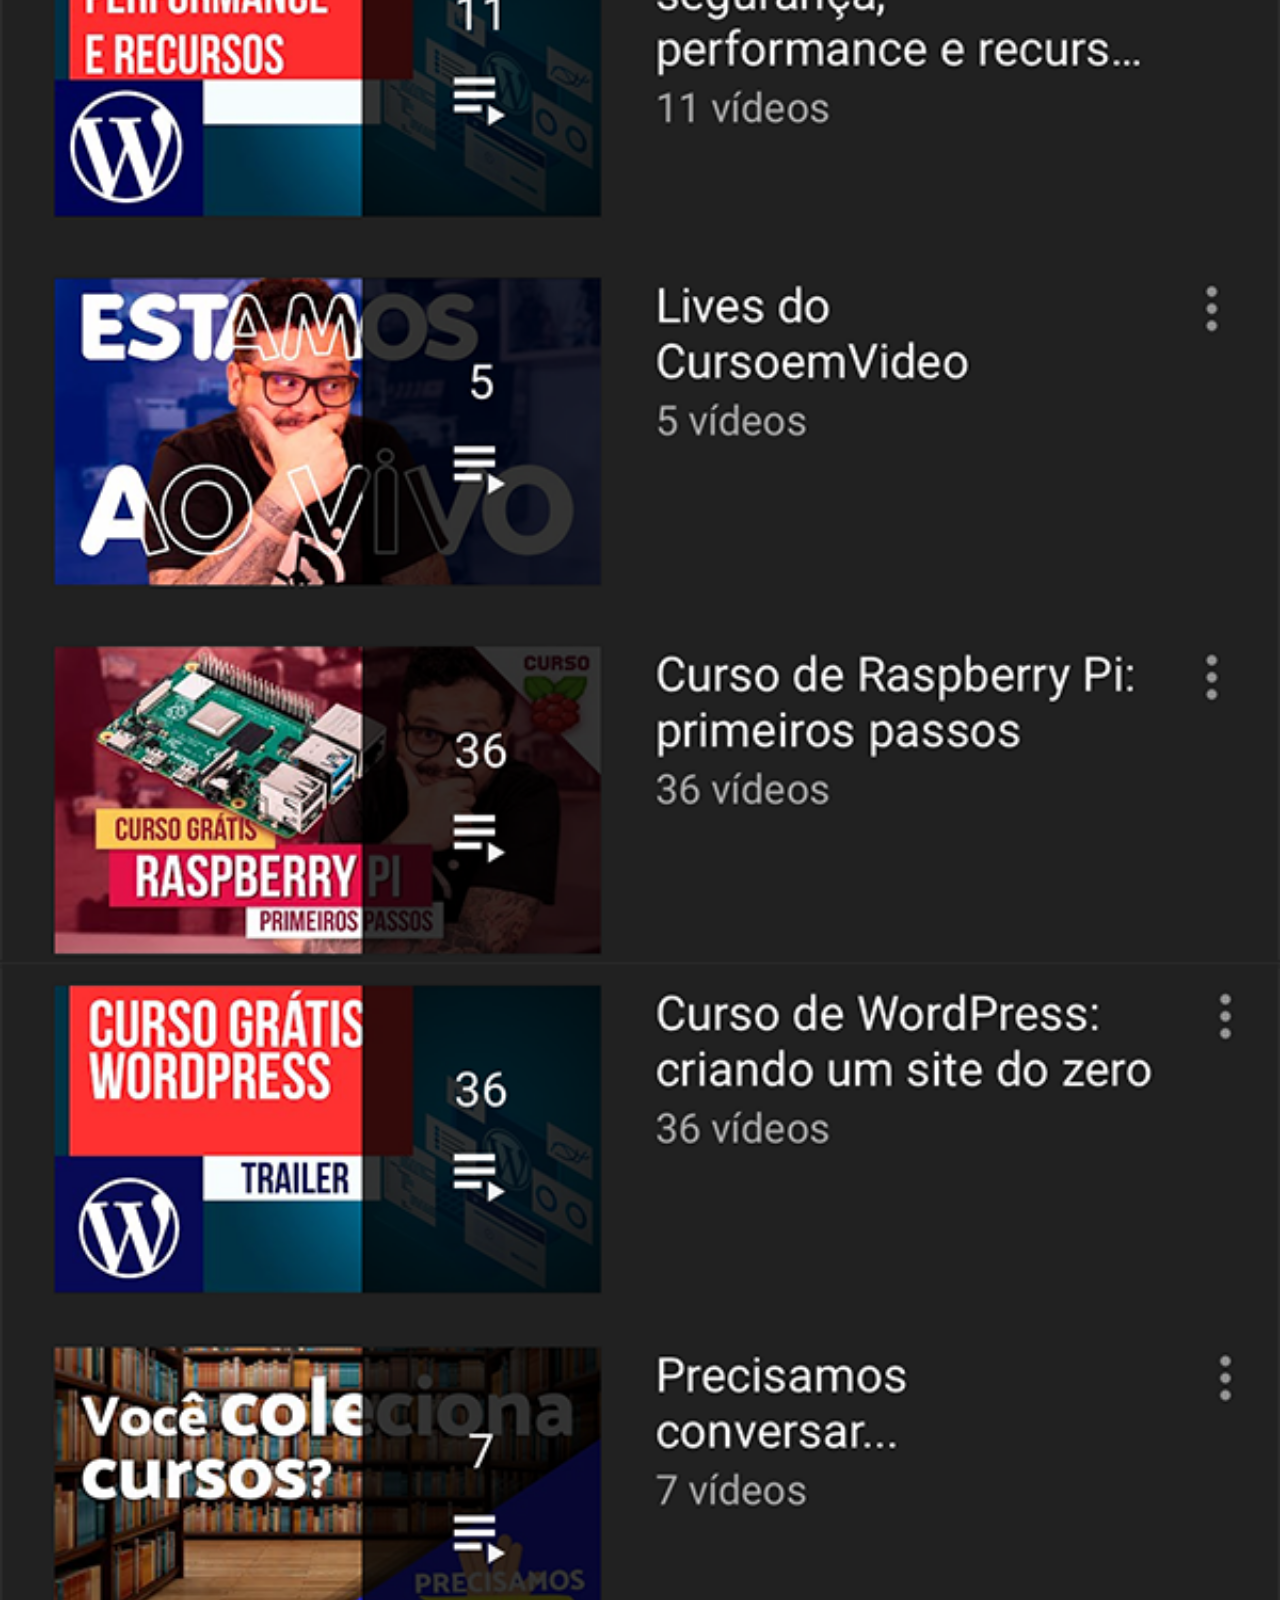
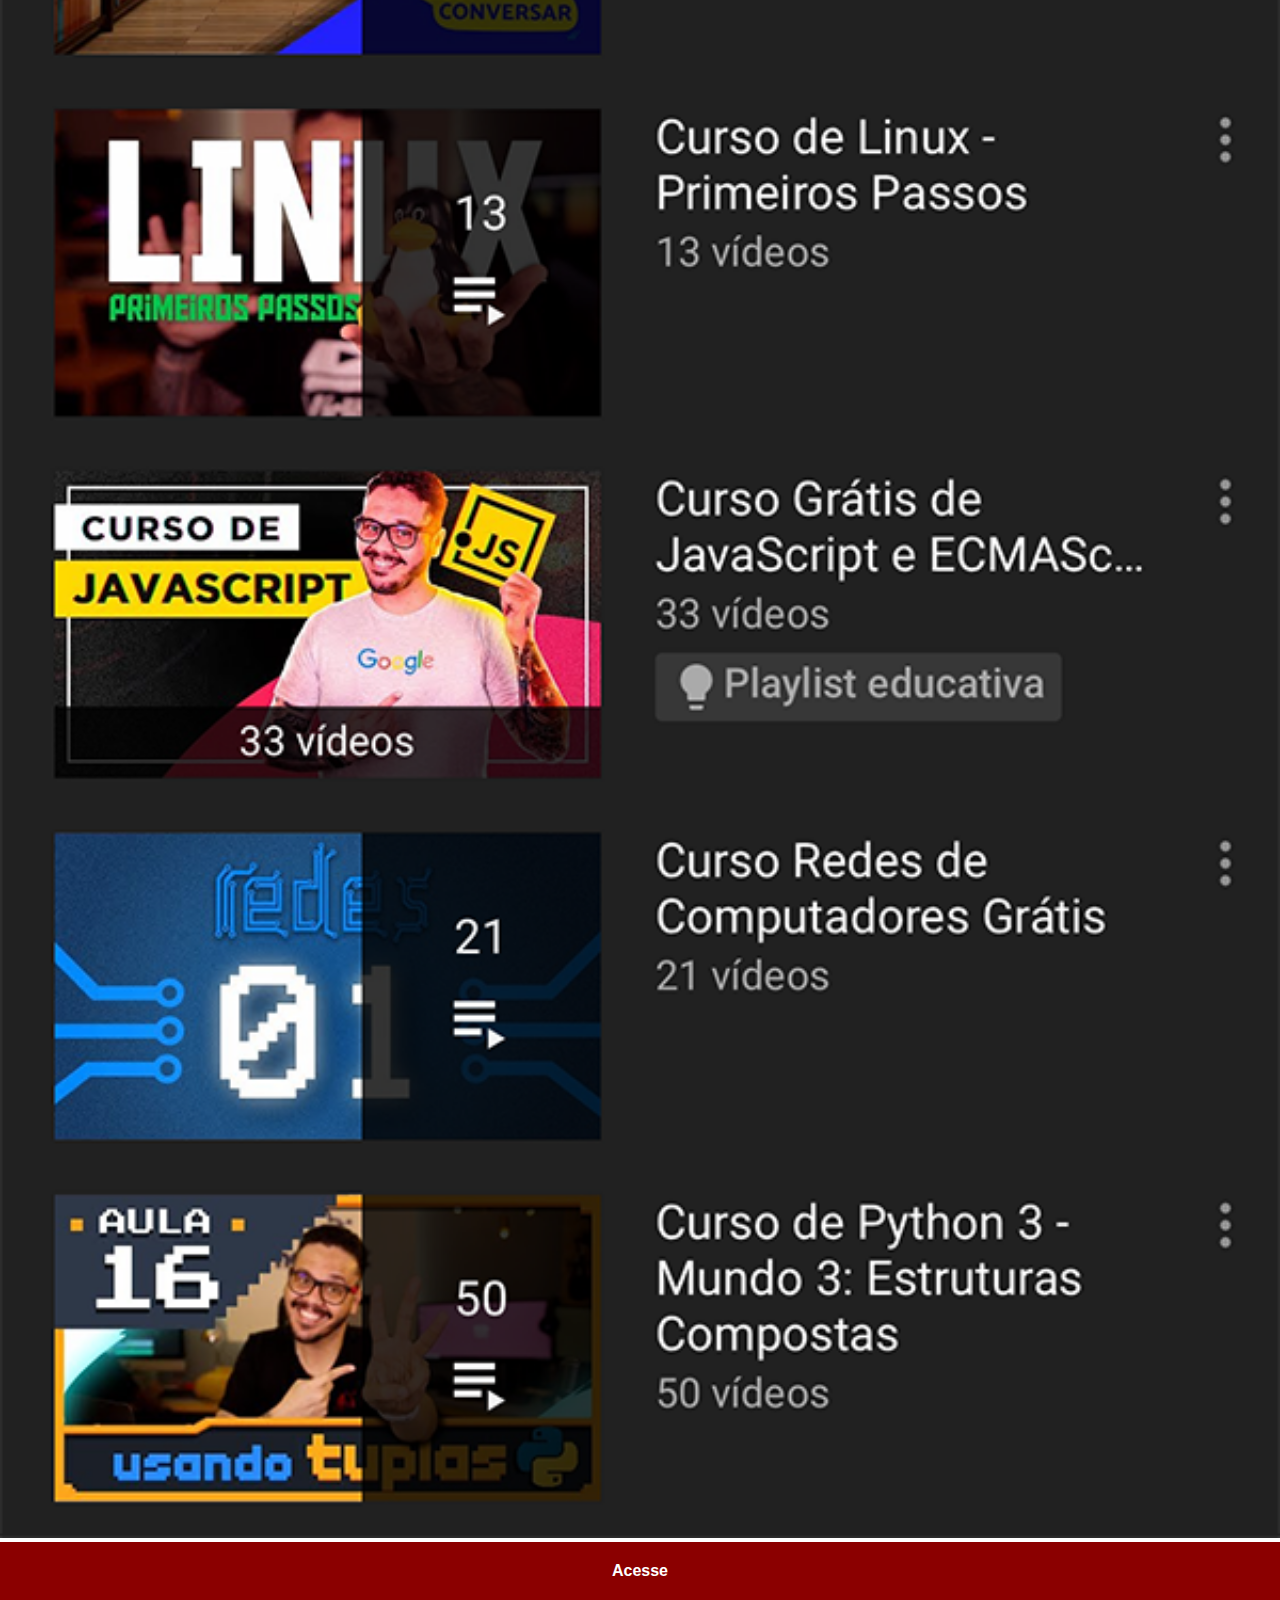
<file: projeto-social/sub-pages/youtube.html>
<!DOCTYPE html>
<html lang="pt-br">
<head>
    <meta charset="UTF-8">
    <meta name="viewport" content="width=device-width, initial-scale=1.0">
    <title>Youtube</title>
    <link rel="stylesheet" href="../estilo/social.css">
</head>
</style>
<body>
    <img src="../imagens/tela-youtube.png" alt="YouTube">
    <a href="https://www.youtube.com/user/cursoemvideo/playlists" target="_blank">Acesse</a>
</body>
</html>
</file>
<file: projeto-login/estilos/mobile.css>
@charset "UTF-8";

/*Cores

verde: #49a09d
Roxo: #5f2c82


*/

*{
    padding: 0px;
    margin: 0px;
    font-family: system-ui, -apple-system, BlinkMacSystemFont, 'Segoe UI', Roboto, Oxygen, Ubuntu, Cantarell, 'Open Sans', 'Helvetica Neue', sans-serif;
}

body, html {
    height: 100vh;
    width: 100vw;
    background-color: #5f2c82;
    position: absolute;
}

main{
    height: 100vh;
    width: 100vw;
    background-color: #5f2c82;
    position: relative;
}


#container{
    background-size: 100% 100%;
    height: 100vh;
    width: 100vw;
    background-color: #738ed3;
    position: relative;
}

#conteudo{
    width: 250px;
    height: 440px;
    background-color: white;
    position: absolute;
    top: 50%;
    left: 50%;
    border-radius: 20px;
    box-shadow: 3px 3px 5px rgba(0, 0, 0, 0.315);
   
    transition: width .1s, height .3s;
    transition-timing-function: ease;
    transform: translate(-50%, -50%);
}

#conteudo > #login> h1 {
    font-size: 1.5em;
    padding: 6px;
    text-align: center;
    padding-bottom: 10px;
}

#conteudo > #login > p {
    font-size: .8em;
    padding: 3px;
    padding-left: 10px;
    padding-bottom: 10px;

}

div#imagem{
    background: #5f2c82 url(../imagens/fundo.jpg)
     no-repeat;
    background-size: cover;
    border-radius: 20px 20px 0px 0px;
    height: 130px;
    background-position: center center;
    display: block;
}

form > div.campo{
    background-color: #5f7fcf;
    display: block;
    width: 95%;
    height: 40px;
    margin: auto;
    border-radius: 5px;
    margin-bottom: 5px; 
    border: 2px solid #5f7fcf;
    
}

div.campo > label{
    display: none;
}

div.campo > span {
    color: white;
    
    font-size: 2em;
    width: 30px;
    padding: 5px;
}

div.campo > input {
    font-size: 1em;
    height: 75%;
    width: calc(100% - 56px);
    
    border-radius: 5px;
    border: 0px;
    padding: 4px;
    transform: translateY(-10px);
}

form > input[type=submit] {
    
    display: block;
    font-size: 1em;
    width: 95%;
    height: 40px;
    background-color: #0D3577;
    color: white;
    margin: auto;
    cursor: pointer;
    border-radius: 5px;
    border: 2px solid #0D3577;

}

form > input[type=submit]:hover {
   
    background-color: #165dcf;
    
}

form > a.botao{

    display: block;
    font-size: 1em;
    text-align: center;
    width: 95%;
    height: 40px;
    background-color: white;
    border: 1px solid #0D3577;
    border-radius: 5px;
    text-decoration: none;
    margin: auto;
    color: #0D3577;
    margin-top: 5px;
}

form > a.botao:hover{
    background-color: #165dcf;
}

form > a.botao > span {
    font-size: 0.8em;
}
</file>
<file: projeto-login/estilos/media-query.css>
@charset "UTF-8";

@media screen and (min-width: 768px) and (max-width: 992px) {

    body, #container{
        background-image: linear-gradient(to top, #5C7ED2, #0D3577);
    }

    #conteudo{
        width: 80vw;
        height: 300px;
    }

    #conteudo > div#imagem{
        float: left;
        width: 30%;
        height: 100%;
        border-radius: 20px 0px 0px 20px; 
    }

    #conteudo > #login {
        float: right;
        width: 70%;
    }

}

@media screen and (min-width: 992px) and (max-width: 1200px) {
  
    body, #container{
        background-image: linear-gradient(to top,#5C7ED2, #0D3577);
    }

    #conteudo{
        width: 950px;
        height: 300px;
    }

    #conteudo > div#imagem{
        float: left;
        width: 50%;
        height: 100%;
        border-radius: 20px 0px 0px 20px; 
    }

    #conteudo > #login {
        float: right;
        width: 50%;
    }
    
    #conteudo > #login> h1 {
        font-size: 1.5em;
        padding: 6px;
        text-align: center;
    
    }
    
    #conteudo > #login > p {
        font-size: 1em;
        padding: 3px;
        padding-left: 10px;
        
    
    }
}

@media screen and (min-width: 1200px) {
  
    body, #container{
        background-image: linear-gradient(to top,#5C7ED2, #0D3577);
    }

    #conteudo{
        width: 950px;
        height: 330px;
    }

    #conteudo > div#imagem{
        float: right;
        width: 50%;
        height: 100%;
        border-radius: 0px 20px 20px 0px; 
    }

    #conteudo > #login {
        float: left;
        width: 50%;
    }

    #conteudo > #login> h1 {
        font-size: 1.5em;
        padding: 6px;
        text-align: center;
    
    }
    
    #conteudo > #login > p {
        font-size: 1em;
        padding: 3px;
        padding-left: 10px;
        margin: 20px 0px;
    
    }
    
}
</file>
<file: projeto-login2/estilo/style.css>
@charset "UTF-8";
*{
    margin: 0px;
    padding: 0px;
    box-sizing: border-box;
    font-family: Arial, Helvetica, sans-serif;
}

body{
    background-color: rgb(26, 26, 26);
    display: flex;
    flex-flow: row nowrap;
    justify-content: center;
    align-items: center;
    height: 100vh;

}
    
.container{
    background-color: rgb(12, 12, 12);
    height: 300px;
    width: 500px;
    border: 1px solid transparent;
    border-radius: 15px;
    display: flex;
    flex-flow: row nowrap;
    justify-content: space-between;
}

.case > h1 {
    color: white;
    text-align: center;
    padding-top: 25px;
}

.case > p{
    color: white;
    font-size: 10px;
    text-align: center;
}

.case{
    display: flex;
    flex-flow: column nowrap;
    justify-content: center;
    align-items: center;
    padding: 5px;
    padding-left: 40px;
    transition: ease-in-out 500ms;
}

.case > input {
    padding: 5px;
    border-radius: 13px;
    margin: 3px;
    c
}

.case > span, a{
    color: white;
    font-size: 12px;
    text-decoration: none;
}

.flip{
    background-color: rgb(53, 53, 53);
    height: 300px;
    width: 150px;
    border: 1px solid transparent;
    border-radius:80px 15px 15px 80px;
    display: flex;
   flex-flow: column nowrap;
   justify-content: center;
   align-items: center; 
   transition: 300ms;
}

.flip > h2 {
    color: white;
    text-align: center;
    font-size: .9em;
    padding: 10px;
}

.flip > input{
    color: white;
    background-color: midnightblue;
    border-radius: 13px;
    padding: 6px;
    border: 1px solid transparent;
}

.flip:hover{
    width: 170px;
}
</file>
<file: projeto-social/estilo/style.css>
@charset "UTF-8";

*{
    margin: 0px;
    padding: 0px;
}

html, body{
    height: 100vh;
    width: 100vw;
}   

body{
   background: url(../imagens/fundo-cinza.jpg) no-repeat top center;
   background-size: cover;
   background-attachment: fixed;
    
 
}

main{
    position: relative;
    height: 100vh;
}

section#telefone{
    height: 627px;
    width: 311px;
    position: absolute;
    top: 50%;
    left: 50%;
    transform: translate(-50%, -50%);
    background: url(../imagens/frame-iphone.png) no-repeat;
}
   

iframe#frametela{
    position: relative;
    top: 80px;
    left: 22px;
    width: 267px; 
    height: 471px;
    
}

section#redes{
    text-align: right;
}

section#redes img:hover{
    width: 60px;
    border: 2px solid rgba(255, 255, 255, 0.486);
    transform: translate(-5px, -3px);
    transition: transform 0.4s;
    box-shadow: 4px 4px 8px rgba(0, 0, 0, 0.288);
}

section#redes > a > img {
    width: 50px;
    margin: 10px;
    border-radius: 50%;
    box-shadow: 2px 2px 5px rgba(0, 0, 0, 0.336);
    box-sizing: border-box;
}
</file>
<file: teste js/css/style.css>
@charset "UTF-8";

*{
    margin: 0;
    padding: 0;
    box-sizing: border-box;
}

html, body {
    background-color: darkslategrey;
}

main{
    height: 100vh;
    width: 100vw;
    background-color: darkslategrey;
    display: flex;
    justify-content: center;
    align-items: center;
}

div#tomada {
    height: 300px;
    width: 180px;
    background-color: rgb(255, 255, 255);
    border-radius: 20px;
    display: flex;
    justify-content: center;
    align-items: center;
    box-shadow: 5px 5px 4px rgba(0, 0, 0, 0.253);
    border: 2px solid rgb(136, 136, 136)

}

div#botao{
    height: 80px;
    width: 50px;
    border: 2px solid black;
    background-image: linear-gradient(to bottom, white 80%, rgb(10, 10, 10));
}

div#botao:hover {
    background-image: linear-gradient(to bottom, lightgray 80%, rgb(10, 10, 10));
}
</file>
<file: projeto-cordel/estilo/style.css>
@charset "UTF-8";

@import url('https://fonts.googleapis.com/css2?family=Sriracha&display=swap');

@import url('https://fonts.googleapis.com/css2?family=Passion+One:wght@400;700;900&display=swap');

*{
    margin: 0px;
    padding: 0px;
}

html, body{
    min-height: 100vh;
    background-color: gray;
}

header{
    background-color: black;
    text-align: center;
}

header h1{
    color: white;
    font-family: "Passion One", cursive;
    font-variant: small-caps;
    font-size: 10vw;
    padding-top: 50px;
}

header p{
    color: white;
    font-family: Verdana, Geneva, Tahoma, sans-serif;
    font-size: 1em;
    padding-bottom: 50px;
    
}

header a {
    color: white;
    text-decoration: none;
    font-weight: bolder;
}

header a:hover{
    text-decoration: underline;
}

section{
    padding: 10vh;
    padding-bottom: 10vh;
    line-height: 2em;
    padding-left: 30px;
    font-family: 'Sriracha', cursive;
    font-size: 3.5vw;
}

section > p{
    padding-bottom: 2em;
}

section.normal{
    background-color: white;
    color: black;
}

section.imagem{
    background-color: rgb(51, 51, 51);
    color: white;
    background-attachment: fixed;
}

section#img01{
    background-image: url(../imagens/background001.jpg);
    background-position: center right;
    background-size: cover;
    box-shadow: inset 5px 5px 12px 0px rgba(0, 0, 0, 0.548);
}

section#img02{
    background-image: url(../imagens/background002.jpg);
    background-position: center right;
    background-size: cover;
    box-shadow: inset 5px 5px 12px 0px rgba(0, 0, 0, 0.548);

}

section.imagem > p {
    display: inline-block;
    padding: 5px;
    background-color: rgba(0, 0, 0, 0.514);
    text-shadow: 1px 1px 0px black;
}

footer{
    background-color: black;
    padding: 5px;
}

footer p{
    color: white;
    font-family: Verdana, Geneva, Tahoma, sans-serif;
    font-size: 16px;
    text-align: center;
}

footer a{
    color: white;
    text-decoration: none;
    font-weight: bold;
}

footer a:hover{
    text-decoration: underline;
}
</file>
<file: projeto-social/estilo/social.css>
@charset "UTF-8";

*{
    margin: 0px;
    padding: 0px;
    font-family: Arial, Helvetica, sans-serif;
}

::-webkit-scrollbar{
    width: 0px;
    height: 0px;
}

img{
    width: 100vw;
}

a{
    display: block;
    background-color: darkred;
    padding: 20px;
    text-align: center;
    font-weight: bolder;
    color: white;
    text-decoration: none;
}

a:hover{
    background-color: red;
}
</file>
